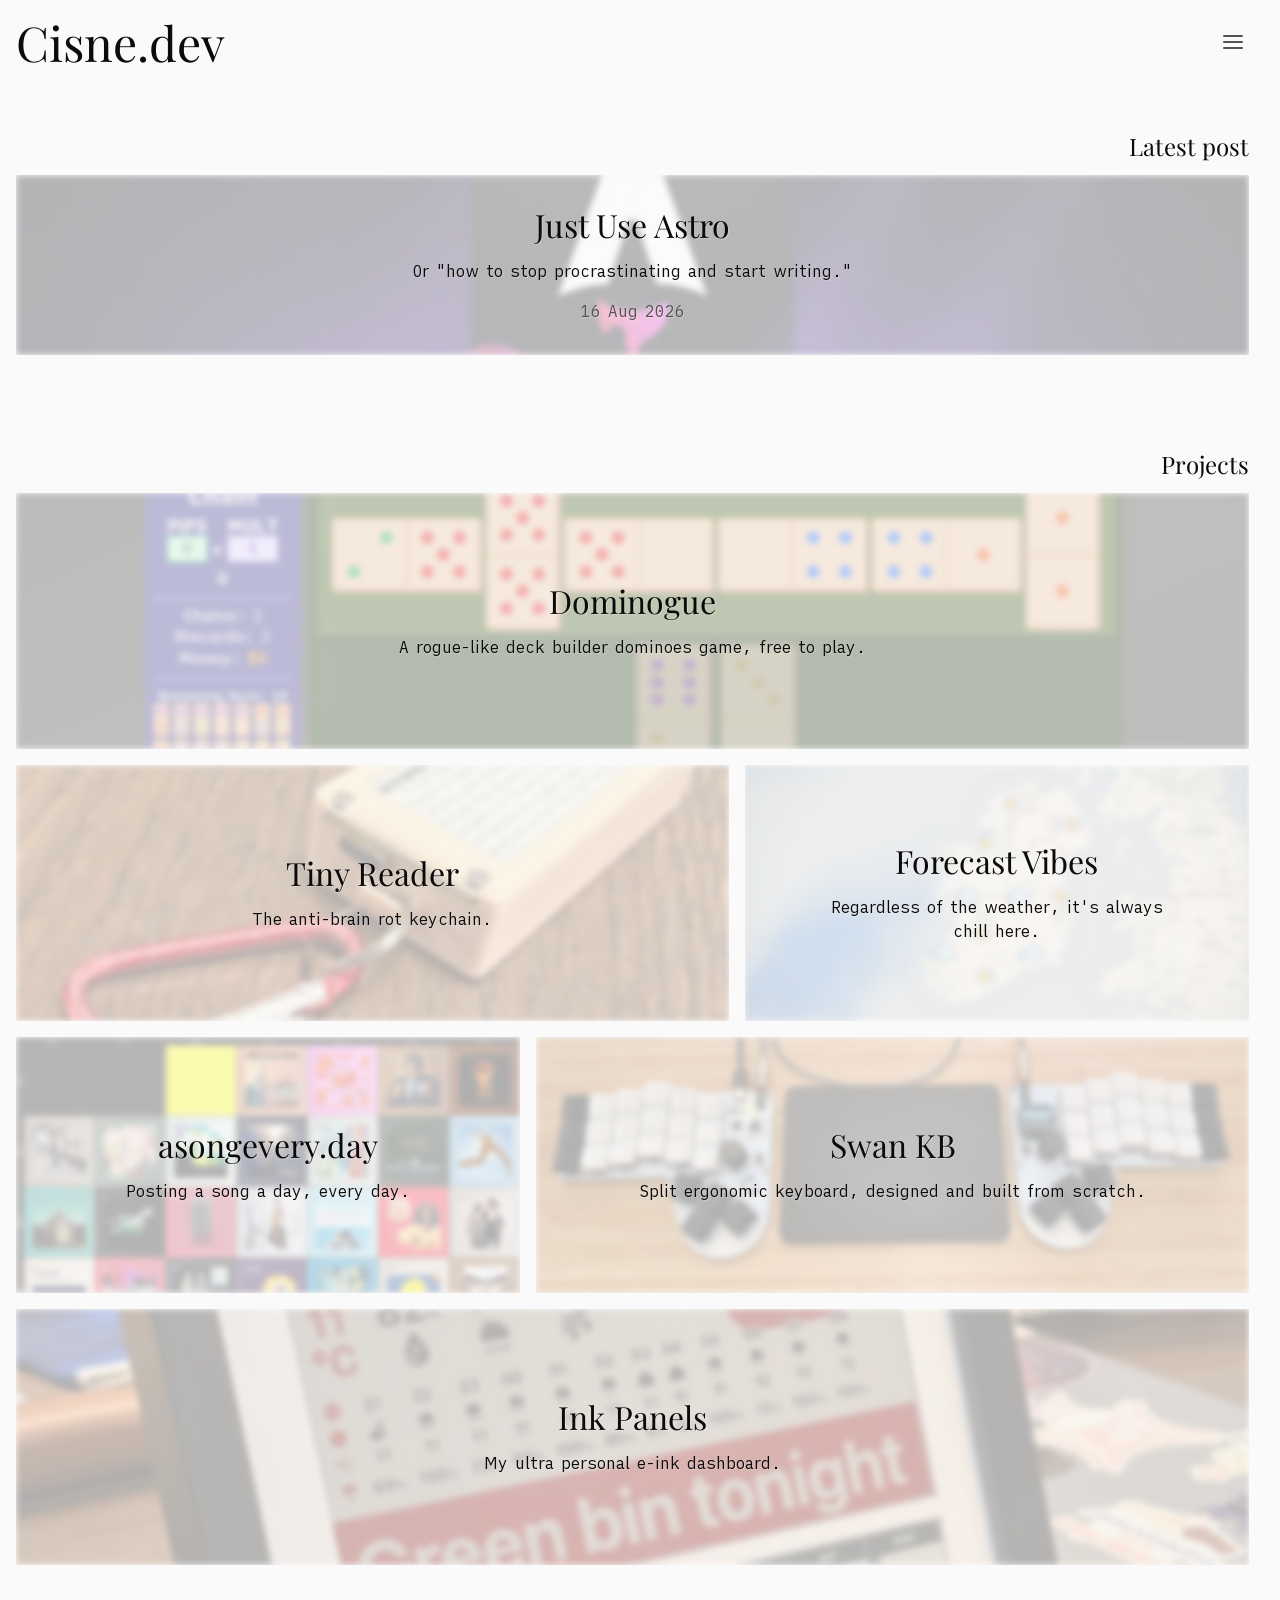
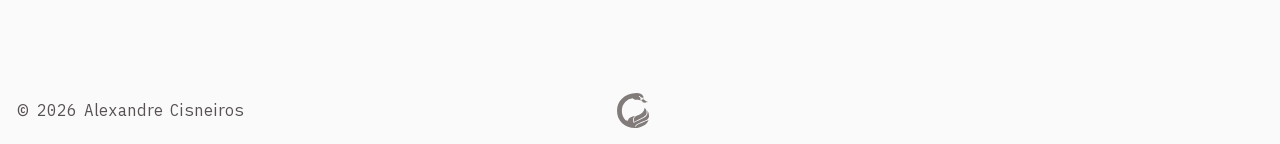
<file: index.html>
<!DOCTYPE html><html lang="en" data-astro-cid-ju4pidww><head><meta charset="utf-8"><meta name="viewport" content="width=device-width"><link rel="icon" type="image/svg+xml" href="/favicon.svg"><link rel="icon" href="/favicon.ico"><meta name="generator" content="Astro v7.1.6"><style>@font-face{font-family:"iA Writer Quattro-04d000c46885c264";src:url("/_astro/fonts/65a369bfc12ce9ce.ttf") format("truetype");font-display:swap;font-weight:100..900;font-style:normal;}@font-face{font-family:"iA Writer Quattro-04d000c46885c264";src:url("/_astro/fonts/1f75ec9313660966.ttf") format("truetype");font-display:swap;font-weight:100..900;font-style:italic;}@font-face{font-family:"iA Writer Quattro-04d000c46885c264 fallback: Arial";src:local("Arial");font-display:swap;font-weight:100..900;font-style:normal;size-adjust:120.906%;ascent-override:84.7766%;descent-override:22.7449%;line-gap-override:0%;}@font-face{font-family:"iA Writer Quattro-04d000c46885c264 fallback: Arial";src:local("Arial");font-display:swap;font-weight:100..900;font-style:italic;size-adjust:120.906%;ascent-override:84.7766%;descent-override:22.7449%;line-gap-override:0%;}:root{--font-ia-writer-quattro:"iA Writer Quattro-04d000c46885c264","iA Writer Quattro-04d000c46885c264 fallback: Arial",sans-serif;}</style><style>@font-face{font-family:"Playfair Display-629b9c49bf484835";src:url("/_astro/fonts/04d2c9268c88a8b9.ttf") format("truetype");font-display:swap;font-weight:100..900;font-style:normal;}@font-face{font-family:"Playfair Display-629b9c49bf484835";src:url("/_astro/fonts/59d75a6d3a49e634.ttf") format("truetype");font-display:swap;font-weight:100..900;font-style:italic;}@font-face{font-family:"Playfair Display-629b9c49bf484835 fallback: Arial";src:local("Arial");font-display:swap;font-weight:100..900;font-style:normal;size-adjust:101.3906%;ascent-override:106.716%;descent-override:24.7558%;line-gap-override:0%;}@font-face{font-family:"Playfair Display-629b9c49bf484835 fallback: Arial";src:local("Arial");font-display:swap;font-weight:100..900;font-style:italic;size-adjust:101.3906%;ascent-override:106.716%;descent-override:24.7558%;line-gap-override:0%;}:root{--font-playfair-display:"Playfair Display-629b9c49bf484835","Playfair Display-629b9c49bf484835 fallback: Arial",sans-serif;}</style><title>Cisne.dev</title><meta name="description" content="Alexandre Cisneiros"><style>@property --blur-amount{syntax:"<length>";inherits:false;initial-value:0}h2[data-astro-cid-lcdefpme]{font-family:var(--font-serif);text-align:right;margin:2rem 0 1rem;font-size:1.5rem}.items[data-astro-cid-lcdefpme]{grid-template-columns:repeat(12,1fr);gap:1rem;margin-bottom:6rem;display:grid}.items[data-astro-cid-lcdefpme]:last-child{margin-bottom:0}.items[data-astro-cid-lcdefpme] h3[data-astro-cid-lcdefpme]{font-family:var(--font-serif);font-size:2rem}.post-container[data-astro-cid-lcdefpme]{grid-column:span 12}.item-container[data-astro-cid-lcdefpme]{position:relative;overflow:clip}.item-container[data-astro-cid-lcdefpme].project{height:16rem}.item-container[data-astro-cid-lcdefpme].post{min-height:0}.item-container[data-astro-cid-lcdefpme].post .item-content[data-astro-cid-lcdefpme]{padding:2rem}.item-container[data-astro-cid-lcdefpme] .detail-label[data-astro-cid-lcdefpme]{color:var(--color-muted)}.item-container[data-astro-cid-lcdefpme]:before{content:"";z-index:0;background:var(--background-image-url) center/cover no-repeat;--blur-amount:.2rem;filter:blur(var(--blur-amount));translate:var(--translate-x,0) var(--translate-y,0);transition:scale .3s ease-out,translate .3s ease-out,--blur-amount .3s ease-out;position:absolute;inset:0}.item-container[data-astro-cid-lcdefpme]:hover:before{--blur-amount:.5rem;transition-duration:.6s;scale:1.1}.item-container[data-astro-cid-lcdefpme]{grid-column:span 12}@media (width>=48rem){.item-container[data-astro-cid-lcdefpme]{grid-column:span 5}.item-container[data-astro-cid-lcdefpme]:first-child,.item-container[data-astro-cid-lcdefpme]:nth-child(2n):last-child{grid-column:span 12}.item-container[data-astro-cid-lcdefpme]:nth-child(4n+1):not(:first-child),.item-container[data-astro-cid-lcdefpme]:nth-child(4n+2){grid-column:span 7}}.item-content[data-astro-cid-lcdefpme]{z-index:1;text-align:center;background-color:color-mix(in srgb, var(--color-background), transparent var(--bg-mix,30%));flex-direction:column;justify-content:center;align-items:center;gap:1rem;width:100%;height:100%;padding:3rem;text-decoration:none;display:flex;position:relative}@media (prefers-color-scheme:dark){.item-content[data-astro-cid-lcdefpme]{--bg-mix:20%}}.item-content[data-astro-cid-lcdefpme]{--shadow-transparency:75%;text-shadow:1px 1px 0 color-mix(in srgb, var(--color-background), transparent var(--shadow-transparency))}@media (prefers-color-scheme:dark){.item-content[data-astro-cid-lcdefpme]{--shadow-transparency:50%}}.item-content[data-astro-cid-lcdefpme]{transition:all .3s ease-out}.item-content[data-astro-cid-lcdefpme]:hover h3[data-astro-cid-lcdefpme]{color:var(--color-primary)}.item-content[data-astro-cid-lcdefpme]:hover{scale:1.2}
</style><link rel="stylesheet" href="/_astro/Layout.DhqX0-_J.css"></head><body data-astro-cid-ju4pidww><nav id="site-header" data-astro-cid-ihije3mh><div class="resizer-content" data-astro-cid-ihije3mh><h1 data-astro-cid-ihije3mh><a href="/" data-astro-cid-ihije3mh>Cisne.dev</a></h1><div id="heading-scroll-spy-target" aria-hidden="true" data-astro-cid-ihije3mh></div><div id="menu-container" data-astro-cid-ihije3mh><ul data-astro-cid-ihije3mh><li data-astro-cid-ihije3mh><a href="/me" data-astro-cid-ihije3mh>Who?</a></li></ul><button class="toggle" aria-label="Toggle menu" data-astro-cid-ihije3mh><svg class="menu-icon" viewBox="0 0 24 24" width="100%" height="100%" aria-label="Toggle menu" data-astro-cid-ihije3mh><line class="top" x1="3" y1="6" x2="21" y2="6" data-astro-cid-ihije3mh></line><line class="middle" x1="3" y1="12" x2="21" y2="12" data-astro-cid-ihije3mh></line><line class="bottom" x1="3" y1="18" x2="21" y2="18" data-astro-cid-ihije3mh></line></svg></button></div></div></nav><script type="module">var e=document.querySelector(`#menu-container .toggle`),t=document.querySelector(`#menu-container`);e?.addEventListener(`click`,()=>{t?.classList.toggle(`open`)});var n=document.querySelector(`#site-header`),r=n.querySelector(`.resizer-content`);new ResizeObserver(()=>{n.style.setProperty(`--height`,`${r.offsetHeight}px`)}).observe(r);</script><div id="root" data-astro-cid-ju4pidww><main data-astro-cid-lcdefpme><h2 data-astro-cid-lcdefpme>Latest post</h2><ul class="items" data-astro-cid-lcdefpme> <li class="item-container post" style="--background-image-url:url(/_astro/just-use-astro.CG51yrT7.webp)" data-astro-cid-lcdefpme><a href="/posts/just-use-astro" class="item-content" data-astro-cid-lcdefpme><h3 data-astro-cid-lcdefpme>Just Use Astro</h3><p data-astro-cid-lcdefpme>Or &quot;how to stop procrastinating and start writing.&quot;</p><p class="detail-label" data-astro-cid-lcdefpme>16 Aug 2026</p></a></li></ul><h2 data-astro-cid-lcdefpme>Projects</h2><ul class="items" data-astro-cid-lcdefpme><li class="item-container project" style="--background-image-url:url(/_astro/dominogue.B3Seeny7.png)" data-astro-cid-lcdefpme><a href="/projects/dominogue" class="item-content" data-astro-cid-lcdefpme><h3 data-astro-cid-lcdefpme>Dominogue</h3><p data-astro-cid-lcdefpme>A rogue-like deck builder dominoes game, free to play.</p></a></li><li class="item-container project" style="--background-image-url:url(/_astro/tiny-reader.CnKNYiXR.jpg)" data-astro-cid-lcdefpme><a href="/projects/tiny-reader" class="item-content" data-astro-cid-lcdefpme><h3 data-astro-cid-lcdefpme>Tiny Reader</h3><p data-astro-cid-lcdefpme>The anti-brain rot keychain.</p></a></li><li class="item-container project" style="--background-image-url:url(/_astro/forecast-vibes.BotBW8Th.jpg)" data-astro-cid-lcdefpme><a href="/projects/forecast-vibes" class="item-content" data-astro-cid-lcdefpme><h3 data-astro-cid-lcdefpme>Forecast Vibes</h3><p data-astro-cid-lcdefpme>Regardless of the weather, it&#39;s always chill here.</p></a></li><li class="item-container project" style="--background-image-url:url(/_astro/a-song-every-day.DcAzuJAZ.jpg)" data-astro-cid-lcdefpme><a href="/projects/a-song-every-day" class="item-content" data-astro-cid-lcdefpme><h3 data-astro-cid-lcdefpme>asongevery.day</h3><p data-astro-cid-lcdefpme>Posting a song a day, every day.</p></a></li><li class="item-container project" style="--background-image-url:url(/_astro/swan-kb.DBjhLxO3.jpg)" data-astro-cid-lcdefpme><a href="/projects/swan-kb" class="item-content" data-astro-cid-lcdefpme><h3 data-astro-cid-lcdefpme>Swan KB</h3><p data-astro-cid-lcdefpme>Split ergonomic keyboard, designed and built from scratch.</p></a></li><li class="item-container project" style="--background-image-url:url(/_astro/ink-panels.C1XkzJ4C.jpg)" data-astro-cid-lcdefpme><a href="/projects/ink-panels" class="item-content" data-astro-cid-lcdefpme><h3 data-astro-cid-lcdefpme>Ink Panels</h3><p data-astro-cid-lcdefpme>My ultra personal e-ink dashboard.</p></a></li></ul></main><script type="module">var e=document.querySelectorAll(`.item-container`),t=5;e.forEach(e=>{e.addEventListener(`mousemove`,n=>{if(!(n instanceof MouseEvent)||!(e instanceof HTMLElement))return;let r=e.getBoundingClientRect(),i=((n.clientX-r.left)/r.width-.5)*2*t,a=((n.clientY-r.top)/r.height-.5)*2*t;e.style.setProperty(`--translate-x`,`${i}%`),e.style.setProperty(`--translate-y`,`${a}%`)}),e.addEventListener(`mouseleave`,()=>{e instanceof HTMLElement&&(e.style.setProperty(`--translate-x`,`0`),e.style.setProperty(`--translate-y`,`0`))})});</script></div><footer data-astro-cid-7lhuyvjk><p data-astro-cid-7lhuyvjk>&copy; 2026 <a href="/me" data-astro-cid-7lhuyvjk>Alexandre Cisneiros</a></p><img aria-hidden="true" src="/favicon.svg" alt="Cisne.dev" width="32" height="32" data-astro-cid-7lhuyvjk></footer></body></html><script type="module">var e=!1;function t(){e||(e=!0,requestAnimationFrame(()=>{e=!1;let t=window.scrollY;document.documentElement.style.setProperty(`--scroll-y`,`${t}px`)}))}window.addEventListener(`scroll`,t,{passive:!0}),window.addEventListener(`load`,t,{passive:!0});</script>
</file>
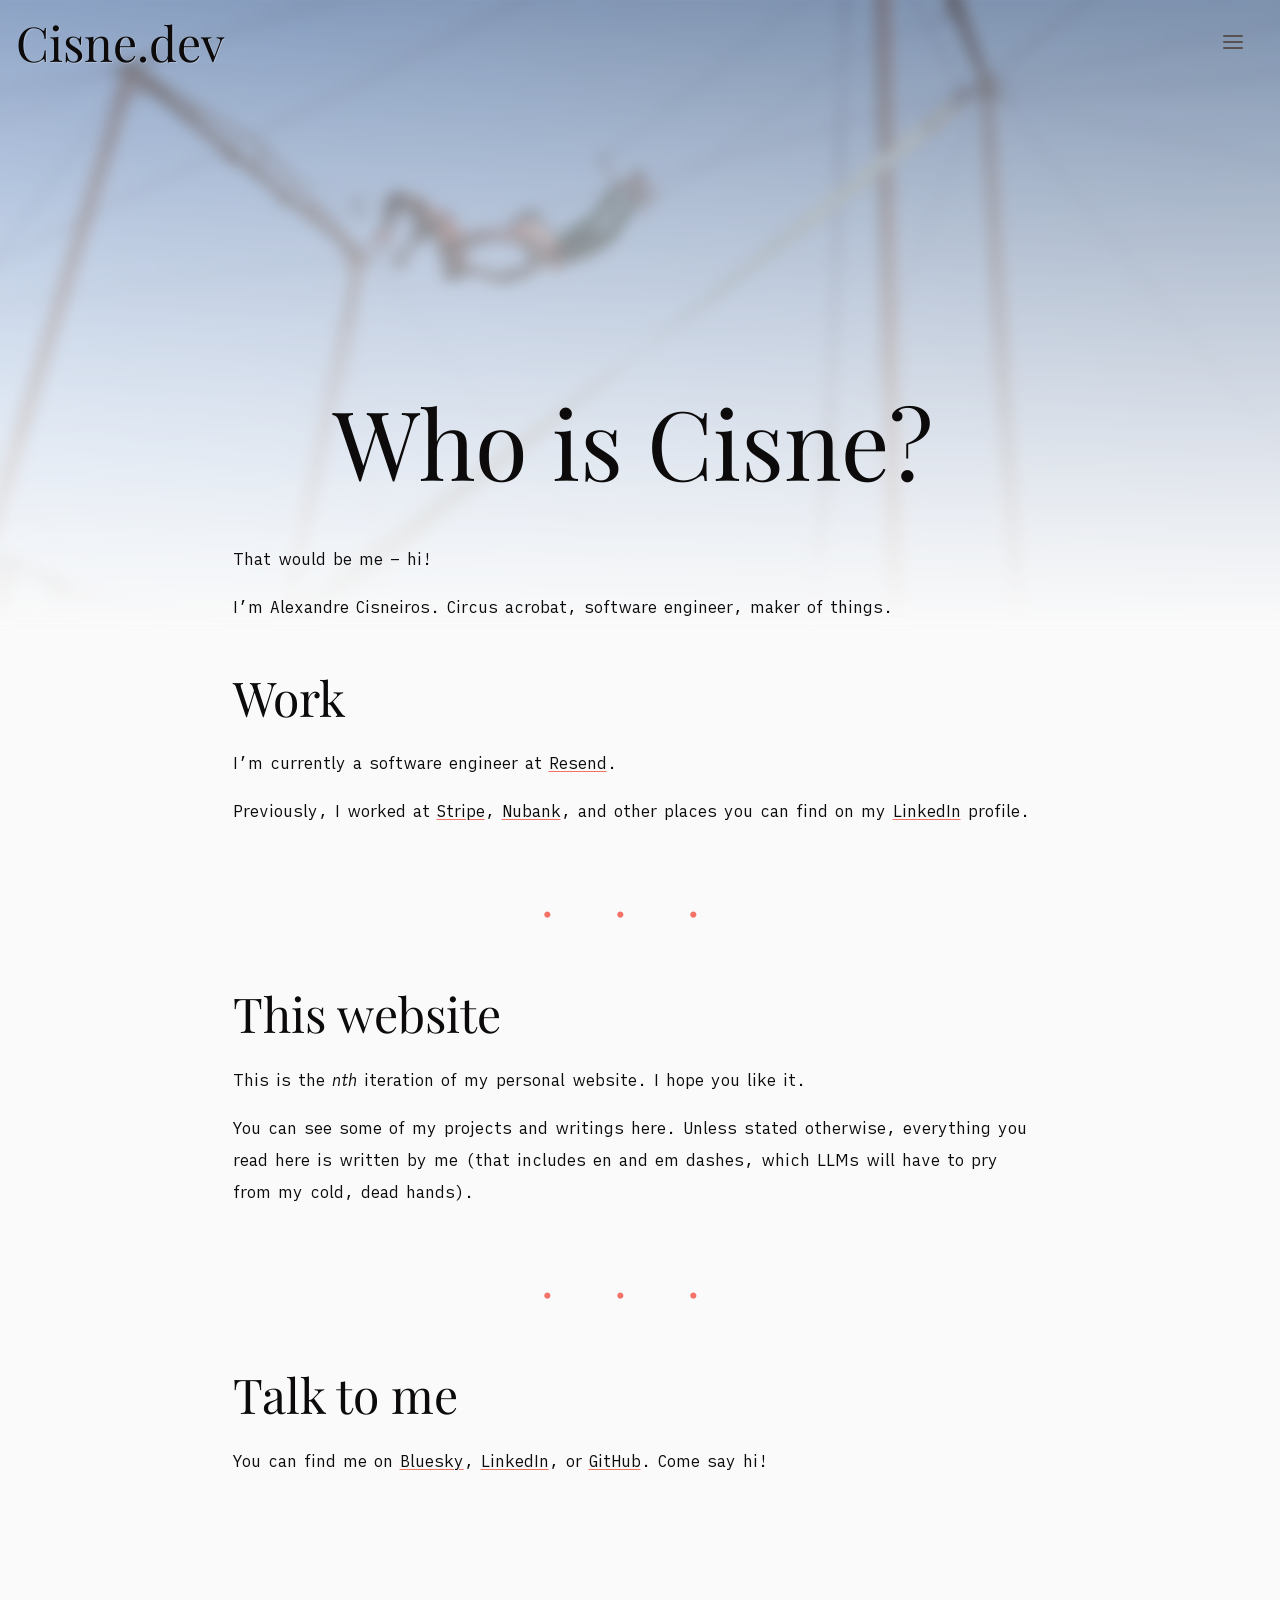
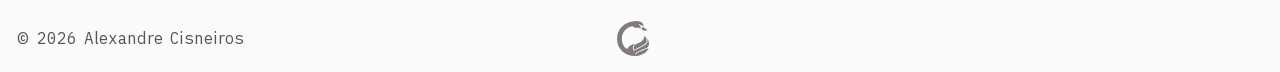
<file: me/index.html>
<!DOCTYPE html><html lang="en" data-astro-cid-ju4pidww><head><meta charset="utf-8"><meta name="viewport" content="width=device-width"><link rel="icon" type="image/svg+xml" href="/favicon.svg"><link rel="icon" href="/favicon.ico"><meta name="generator" content="Astro v7.1.6"><style>@font-face{font-family:"iA Writer Quattro-04d000c46885c264";src:url("/_astro/fonts/65a369bfc12ce9ce.ttf") format("truetype");font-display:swap;font-weight:100..900;font-style:normal;}@font-face{font-family:"iA Writer Quattro-04d000c46885c264";src:url("/_astro/fonts/1f75ec9313660966.ttf") format("truetype");font-display:swap;font-weight:100..900;font-style:italic;}@font-face{font-family:"iA Writer Quattro-04d000c46885c264 fallback: Arial";src:local("Arial");font-display:swap;font-weight:100..900;font-style:normal;size-adjust:120.906%;ascent-override:84.7766%;descent-override:22.7449%;line-gap-override:0%;}@font-face{font-family:"iA Writer Quattro-04d000c46885c264 fallback: Arial";src:local("Arial");font-display:swap;font-weight:100..900;font-style:italic;size-adjust:120.906%;ascent-override:84.7766%;descent-override:22.7449%;line-gap-override:0%;}:root{--font-ia-writer-quattro:"iA Writer Quattro-04d000c46885c264","iA Writer Quattro-04d000c46885c264 fallback: Arial",sans-serif;}</style><style>@font-face{font-family:"Playfair Display-629b9c49bf484835";src:url("/_astro/fonts/04d2c9268c88a8b9.ttf") format("truetype");font-display:swap;font-weight:100..900;font-style:normal;}@font-face{font-family:"Playfair Display-629b9c49bf484835";src:url("/_astro/fonts/59d75a6d3a49e634.ttf") format("truetype");font-display:swap;font-weight:100..900;font-style:italic;}@font-face{font-family:"Playfair Display-629b9c49bf484835 fallback: Arial";src:local("Arial");font-display:swap;font-weight:100..900;font-style:normal;size-adjust:101.3906%;ascent-override:106.716%;descent-override:24.7558%;line-gap-override:0%;}@font-face{font-family:"Playfair Display-629b9c49bf484835 fallback: Arial";src:local("Arial");font-display:swap;font-weight:100..900;font-style:italic;size-adjust:101.3906%;ascent-override:106.716%;descent-override:24.7558%;line-gap-override:0%;}:root{--font-playfair-display:"Playfair Display-629b9c49bf484835","Playfair Display-629b9c49bf484835 fallback: Arial",sans-serif;}</style><title>Who is Cisne? · Cisne.dev</title><meta name="description" content="Alexandre Cisneiros, circus acrobat, software engineer, maker of things."><style>.prose-container[data-astro-cid-emcrexxf]{max-width:var(--prose-container-max-width);margin:0 auto}.prose-container[data-astro-cid-emcrexxf] h1,.prose-container[data-astro-cid-emcrexxf] h2,.prose-container[data-astro-cid-emcrexxf] h3,.prose-container[data-astro-cid-emcrexxf] h4,.prose-container[data-astro-cid-emcrexxf] h5,.prose-container[data-astro-cid-emcrexxf] h6{font-family:var(--font-serif);margin:1em 0 .5em}.prose-container[data-astro-cid-emcrexxf] h1{text-align:center;margin-top:3em;font-size:3.5rem}@media (width>=48rem){.prose-container[data-astro-cid-emcrexxf] h1{font-size:6rem}}.prose-container[data-astro-cid-emcrexxf] h2{font-size:3rem}.prose-container[data-astro-cid-emcrexxf] h3{font-size:2rem}.prose-container[data-astro-cid-emcrexxf] h4,.prose-container[data-astro-cid-emcrexxf] h5,.prose-container[data-astro-cid-emcrexxf] h6{font-size:1.5rem}.prose-container[data-astro-cid-emcrexxf] p{margin:0 0 1em;line-height:2}.prose-container[data-astro-cid-emcrexxf] strong{font-weight:600}.prose-container[data-astro-cid-emcrexxf] a{-webkit-text-decoration:underline 1px var(--color-primary-400);text-decoration:underline 1px var(--color-primary-400);text-underline-offset:2px;transition:all .3s ease-out}.prose-container[data-astro-cid-emcrexxf] a:hover{color:var(--color-primary);text-decoration-color:#0000}.prose-container[data-astro-cid-emcrexxf] ul,.prose-container[data-astro-cid-emcrexxf] ol{margin:0 0 0 1em;list-style-position:inside}.prose-container[data-astro-cid-emcrexxf] ul{list-style-type:disc}.prose-container[data-astro-cid-emcrexxf] ol{list-style-type:decimal}.prose-container[data-astro-cid-emcrexxf] li{margin-bottom:.5em;line-height:2}.prose-container[data-astro-cid-emcrexxf] pre.astro-code{border-radius:.5rem;padding:1rem}.prose-container[data-astro-cid-emcrexxf] blockquote{color:var(--color-muted);border-left:.25rem solid var(--color-primary-400);margin:1em 0;padding-left:1rem;font-style:italic}.prose-container[data-astro-cid-emcrexxf] h2:not(:first-of-type):before{content:"· · ·";width:100%;color:var(--color-primary-400);letter-spacing:.5em;text-box-trim:trim-both;text-box-edge:cap alphabetic;text-align:center;margin:3.5rem auto;line-height:1em;display:block}#poster-image-background[data-astro-cid-ihjppmzx]{filter:blur(.45rem);opacity:.75;z-index:-1;width:120%;height:40rem;transform:translateY(calc(var(--scroll-y,0) * -.2));background-position:top;background-repeat:no-repeat;background-size:cover;position:fixed;top:-1rem;left:-10%}#poster-image-background[data-astro-cid-ihjppmzx]:after{content:"";background:linear-gradient(to bottom, transparent 0%, var(--color-background) 100%);width:100%;height:100%;position:absolute;top:0;left:0}
</style><link rel="stylesheet" href="/_astro/Layout.DhqX0-_J.css"></head><body data-astro-cid-ju4pidww><nav id="site-header" data-astro-cid-ihije3mh><div class="resizer-content" data-astro-cid-ihije3mh><h1 data-astro-cid-ihije3mh><a href="/" data-astro-cid-ihije3mh>Cisne.dev</a></h1><div id="heading-scroll-spy-target" aria-hidden="true" data-astro-cid-ihije3mh></div><div id="menu-container" data-astro-cid-ihije3mh><ul data-astro-cid-ihije3mh><li data-astro-cid-ihije3mh><a href="/me" data-astro-cid-ihije3mh>Who?</a></li></ul><button class="toggle" aria-label="Toggle menu" data-astro-cid-ihije3mh><svg class="menu-icon" viewBox="0 0 24 24" width="100%" height="100%" aria-label="Toggle menu" data-astro-cid-ihije3mh><line class="top" x1="3" y1="6" x2="21" y2="6" data-astro-cid-ihije3mh></line><line class="middle" x1="3" y1="12" x2="21" y2="12" data-astro-cid-ihije3mh></line><line class="bottom" x1="3" y1="18" x2="21" y2="18" data-astro-cid-ihije3mh></line></svg></button></div></div></nav><script type="module">var e=document.querySelector(`#menu-container .toggle`),t=document.querySelector(`#menu-container`);e?.addEventListener(`click`,()=>{t?.classList.toggle(`open`)});var n=document.querySelector(`#site-header`),r=n.querySelector(`.resizer-content`);new ResizeObserver(()=>{n.style.setProperty(`--height`,`${r.offsetHeight}px`)}).observe(r);</script><div id="root" data-astro-cid-ju4pidww><div id="poster-image-background" style="background-image: url(/_astro/who.BfN8zI3H.jpg)" data-astro-cid-ihjppmzx></div><main class="prose-container" data-astro-cid-emcrexxf="true"><h1 id="who-is-cisne">Who is Cisne?</h1><p>That would be me – hi!</p><p>I’m Alexandre Cisneiros. Circus acrobat, software engineer, maker of things.</p><h2 id="work">Work</h2><p>I’m currently a software engineer at <a href="https://resend.com">Resend</a>.</p><p>Previously, I worked at <a href="https://stripe.com">Stripe</a>, <a href="https://nu.com">Nubank</a>, and other places you can find on my <a href="https://www.linkedin.com/in/cisne/">LinkedIn</a> profile.</p><h2 id="this-website">This website</h2><p>This is the <em>nth</em> iteration of my personal website. I hope you like it.</p><p>You can see some of my projects and writings here. Unless stated otherwise, everything you read here is written by me (that includes en and em dashes, which LLMs will have to pry from my cold, dead hands).</p><h2 id="talk-to-me">Talk to me</h2><p>You can find me on <a href="https://bsky.app/profile/cisne.dev">Bluesky</a>, <a href="https://www.linkedin.com/in/cisne/">LinkedIn</a>, or <a href="https://github.com/cisneiros">GitHub</a>. Come say hi!</p></main><script type="module">var e=document.getElementById(`heading-scroll-spy-target`),t=document.getElementById(`site-header`),n=Array.from(document.querySelectorAll(`.prose-container h1, .prose-container h2, .prose-container h3`)),r=null;function i(){let i=n.reduce((n,r)=>{let i=t?.offsetHeight??e?.offsetHeight??0,{bottom:a}=r.getBoundingClientRect();return a-(parseFloat(getComputedStyle(r).lineHeight)||0)<=i?r:n},null);if(!i){r=null,e.textContent=``;return}i!==r&&(r=i,e.textContent=i.textContent??``)}window.addEventListener(`scroll`,i,{passive:!0}),i();</script></div><footer data-astro-cid-7lhuyvjk><p data-astro-cid-7lhuyvjk>&copy; 2026 <a href="/me" data-astro-cid-7lhuyvjk>Alexandre Cisneiros</a></p><img aria-hidden="true" src="/favicon.svg" alt="Cisne.dev" width="32" height="32" data-astro-cid-7lhuyvjk></footer></body></html><script type="module">var e=!1;function t(){e||(e=!0,requestAnimationFrame(()=>{e=!1;let t=window.scrollY;document.documentElement.style.setProperty(`--scroll-y`,`${t}px`)}))}window.addEventListener(`scroll`,t,{passive:!0}),window.addEventListener(`load`,t,{passive:!0});</script>
</file>
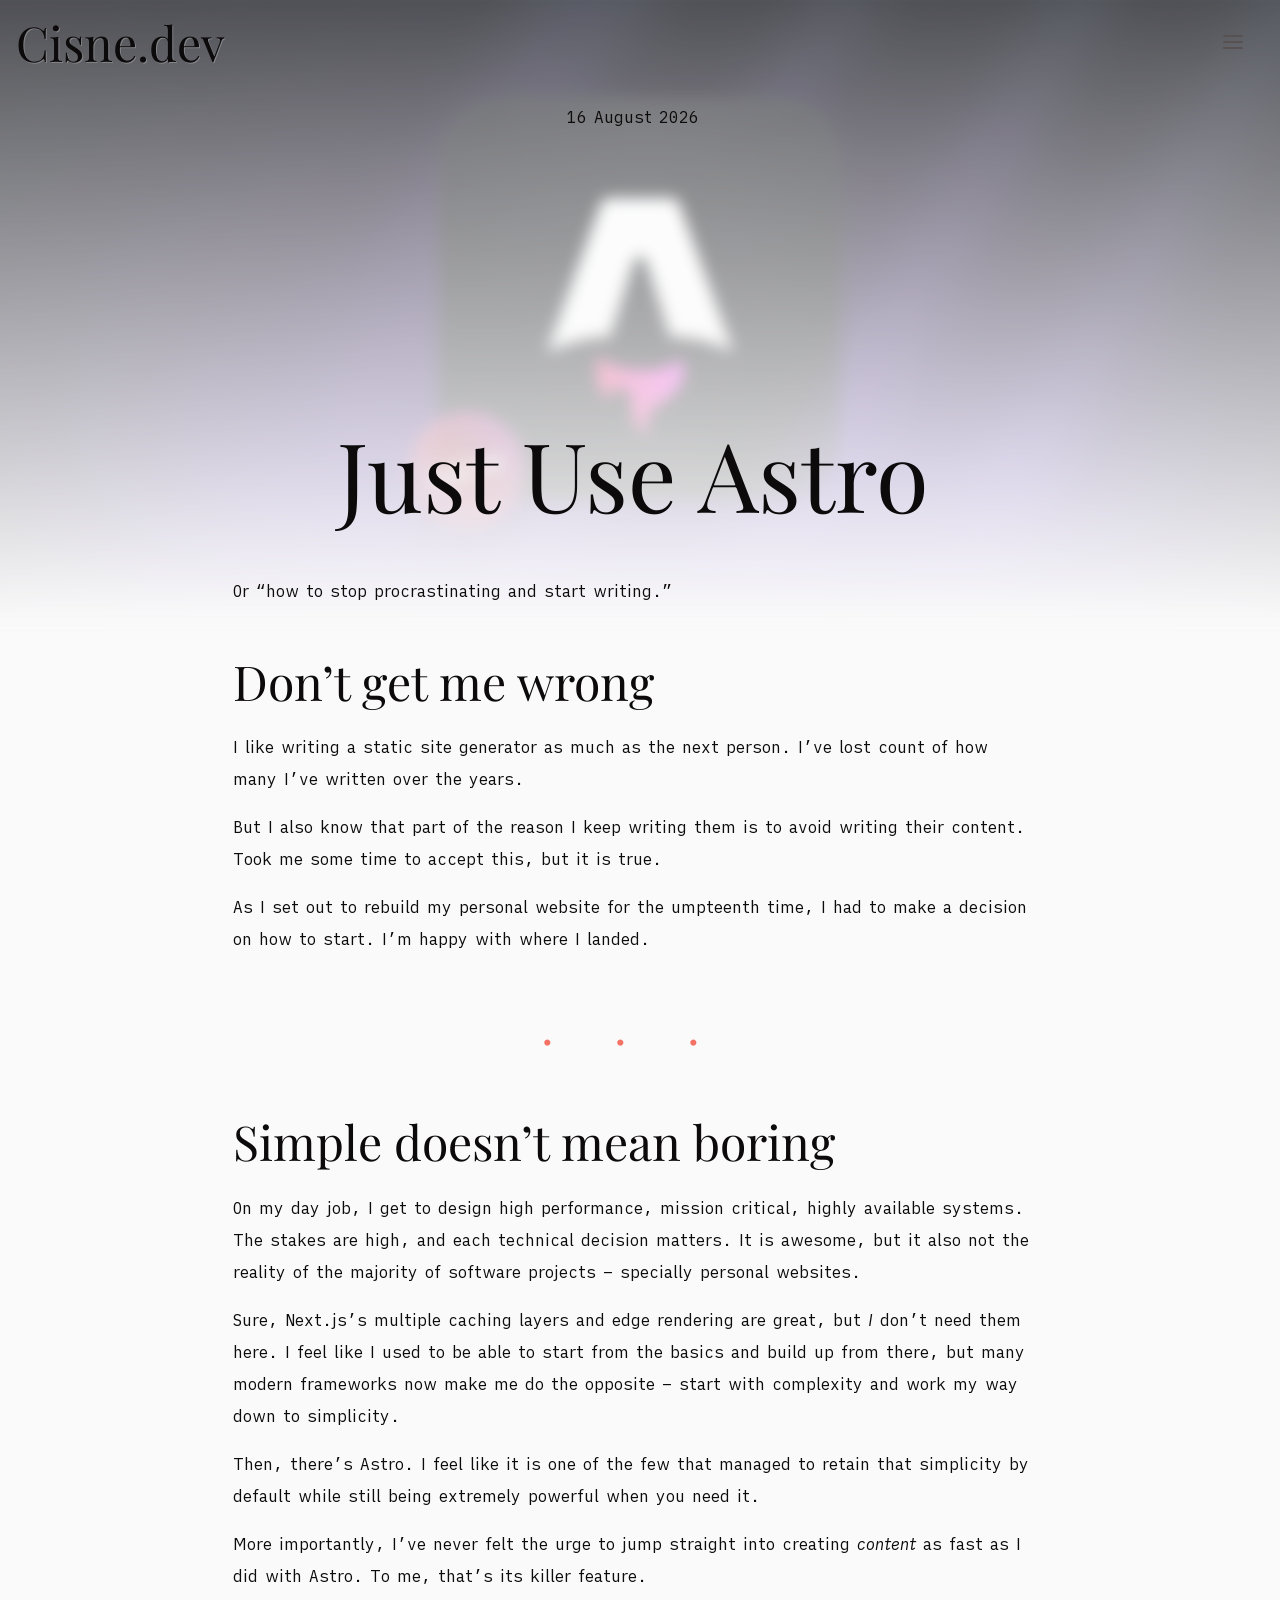
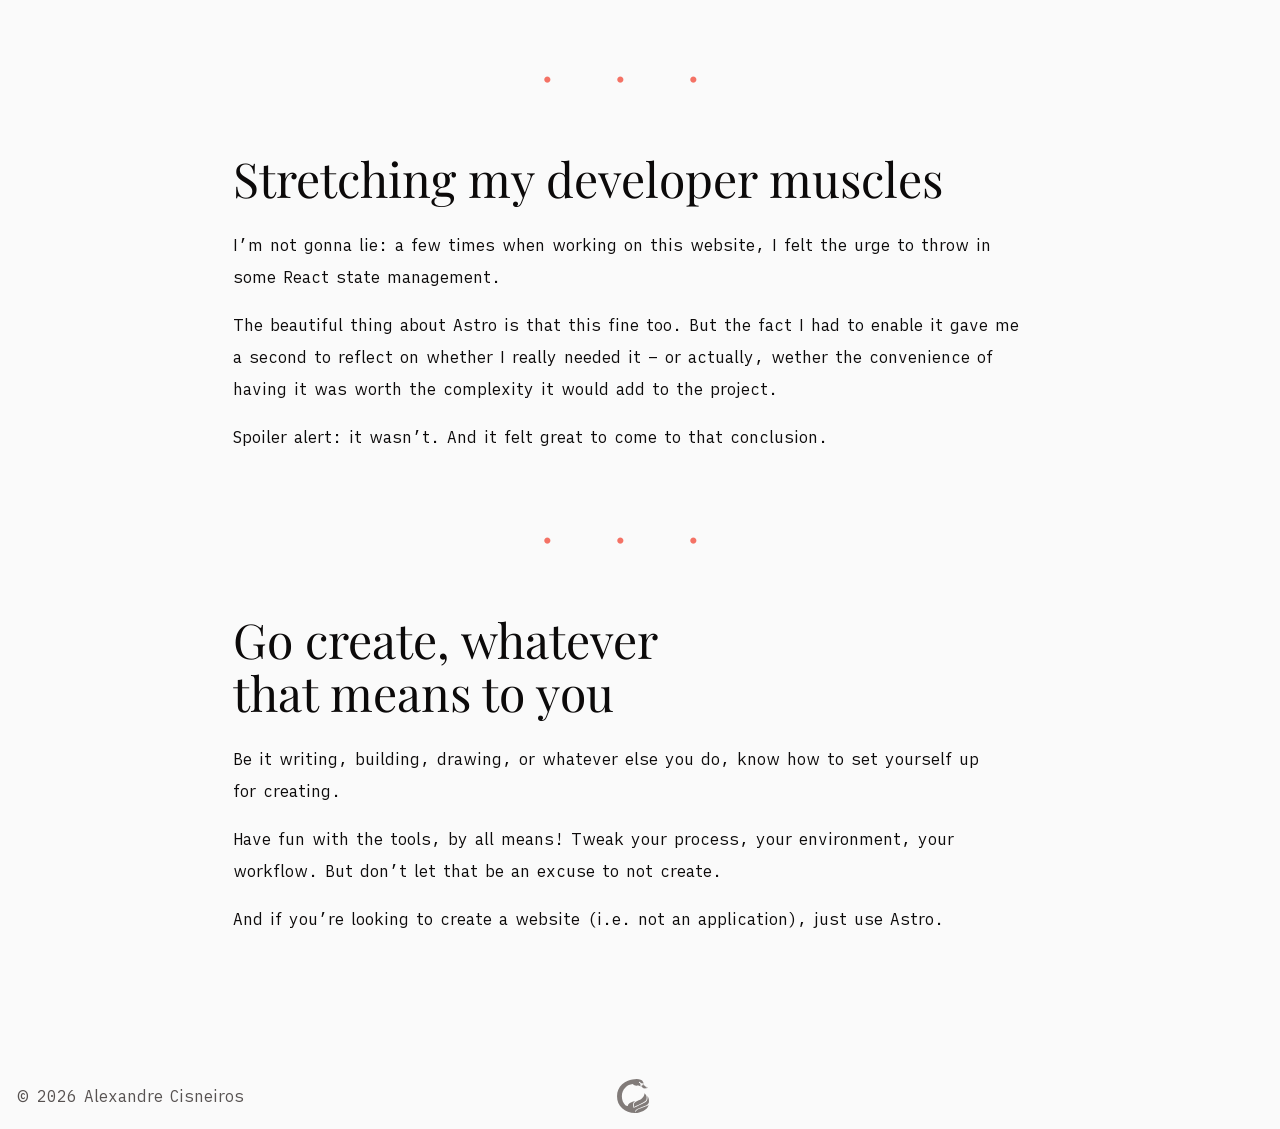
<file: posts/just-use-astro/index.html>
<!DOCTYPE html><html lang="en" data-astro-cid-ju4pidww><head><meta charset="utf-8"><meta name="viewport" content="width=device-width"><link rel="icon" type="image/svg+xml" href="/favicon.svg"><link rel="icon" href="/favicon.ico"><meta name="generator" content="Astro v7.1.6"><style>@font-face{font-family:"iA Writer Quattro-04d000c46885c264";src:url("/_astro/fonts/65a369bfc12ce9ce.ttf") format("truetype");font-display:swap;font-weight:100..900;font-style:normal;}@font-face{font-family:"iA Writer Quattro-04d000c46885c264";src:url("/_astro/fonts/1f75ec9313660966.ttf") format("truetype");font-display:swap;font-weight:100..900;font-style:italic;}@font-face{font-family:"iA Writer Quattro-04d000c46885c264 fallback: Arial";src:local("Arial");font-display:swap;font-weight:100..900;font-style:normal;size-adjust:120.906%;ascent-override:84.7766%;descent-override:22.7449%;line-gap-override:0%;}@font-face{font-family:"iA Writer Quattro-04d000c46885c264 fallback: Arial";src:local("Arial");font-display:swap;font-weight:100..900;font-style:italic;size-adjust:120.906%;ascent-override:84.7766%;descent-override:22.7449%;line-gap-override:0%;}:root{--font-ia-writer-quattro:"iA Writer Quattro-04d000c46885c264","iA Writer Quattro-04d000c46885c264 fallback: Arial",sans-serif;}</style><style>@font-face{font-family:"Playfair Display-629b9c49bf484835";src:url("/_astro/fonts/04d2c9268c88a8b9.ttf") format("truetype");font-display:swap;font-weight:100..900;font-style:normal;}@font-face{font-family:"Playfair Display-629b9c49bf484835";src:url("/_astro/fonts/59d75a6d3a49e634.ttf") format("truetype");font-display:swap;font-weight:100..900;font-style:italic;}@font-face{font-family:"Playfair Display-629b9c49bf484835 fallback: Arial";src:local("Arial");font-display:swap;font-weight:100..900;font-style:normal;size-adjust:101.3906%;ascent-override:106.716%;descent-override:24.7558%;line-gap-override:0%;}@font-face{font-family:"Playfair Display-629b9c49bf484835 fallback: Arial";src:local("Arial");font-display:swap;font-weight:100..900;font-style:italic;size-adjust:101.3906%;ascent-override:106.716%;descent-override:24.7558%;line-gap-override:0%;}:root{--font-playfair-display:"Playfair Display-629b9c49bf484835","Playfair Display-629b9c49bf484835 fallback: Arial",sans-serif;}</style><title>Just Use Astro · Cisne.dev</title><meta name="description" content="Or &quot;how to stop procrastinating and start writing.&quot;"><meta property="og:image" content="https://cisne.dev/og/posts/just-use-astro.png"><style>.prose-container[data-astro-cid-emcrexxf]{max-width:var(--prose-container-max-width);margin:0 auto}.prose-container[data-astro-cid-emcrexxf] h1,.prose-container[data-astro-cid-emcrexxf] h2,.prose-container[data-astro-cid-emcrexxf] h3,.prose-container[data-astro-cid-emcrexxf] h4,.prose-container[data-astro-cid-emcrexxf] h5,.prose-container[data-astro-cid-emcrexxf] h6{font-family:var(--font-serif);margin:1em 0 .5em}.prose-container[data-astro-cid-emcrexxf] h1{text-align:center;margin-top:3em;font-size:3.5rem}@media (width>=48rem){.prose-container[data-astro-cid-emcrexxf] h1{font-size:6rem}}.prose-container[data-astro-cid-emcrexxf] h2{font-size:3rem}.prose-container[data-astro-cid-emcrexxf] h3{font-size:2rem}.prose-container[data-astro-cid-emcrexxf] h4,.prose-container[data-astro-cid-emcrexxf] h5,.prose-container[data-astro-cid-emcrexxf] h6{font-size:1.5rem}.prose-container[data-astro-cid-emcrexxf] p{margin:0 0 1em;line-height:2}.prose-container[data-astro-cid-emcrexxf] strong{font-weight:600}.prose-container[data-astro-cid-emcrexxf] a{-webkit-text-decoration:underline 1px var(--color-primary-400);text-decoration:underline 1px var(--color-primary-400);text-underline-offset:2px;transition:all .3s ease-out}.prose-container[data-astro-cid-emcrexxf] a:hover{color:var(--color-primary);text-decoration-color:#0000}.prose-container[data-astro-cid-emcrexxf] ul,.prose-container[data-astro-cid-emcrexxf] ol{margin:0 0 0 1em;list-style-position:inside}.prose-container[data-astro-cid-emcrexxf] ul{list-style-type:disc}.prose-container[data-astro-cid-emcrexxf] ol{list-style-type:decimal}.prose-container[data-astro-cid-emcrexxf] li{margin-bottom:.5em;line-height:2}.prose-container[data-astro-cid-emcrexxf] pre.astro-code{border-radius:.5rem;padding:1rem}.prose-container[data-astro-cid-emcrexxf] blockquote{color:var(--color-muted);border-left:.25rem solid var(--color-primary-400);margin:1em 0;padding-left:1rem;font-style:italic}.prose-container[data-astro-cid-emcrexxf] h2:not(:first-of-type):before{content:"· · ·";width:100%;color:var(--color-primary-400);letter-spacing:.5em;text-box-trim:trim-both;text-box-edge:cap alphabetic;text-align:center;margin:3.5rem auto;line-height:1em;display:block}#poster-image-background[data-astro-cid-ihjppmzx]{filter:blur(.45rem);opacity:.75;z-index:-1;width:120%;height:40rem;transform:translateY(calc(var(--scroll-y,0) * -.2));background-position:top;background-repeat:no-repeat;background-size:cover;position:fixed;top:-1rem;left:-10%}#poster-image-background[data-astro-cid-ihjppmzx]:after{content:"";background:linear-gradient(to bottom, transparent 0%, var(--color-background) 100%);width:100%;height:100%;position:absolute;top:0;left:0}
</style><link rel="stylesheet" href="/_astro/Layout.DhqX0-_J.css"><style>p[data-astro-cid-p5wnqomb].post-date{color:var(--color-foreground);text-align:center}
</style></head><body data-astro-cid-ju4pidww><nav id="site-header" data-astro-cid-ihije3mh><div class="resizer-content" data-astro-cid-ihije3mh><h1 data-astro-cid-ihije3mh><a href="/" data-astro-cid-ihije3mh>Cisne.dev</a></h1><div id="heading-scroll-spy-target" aria-hidden="true" data-astro-cid-ihije3mh></div><div id="menu-container" data-astro-cid-ihije3mh><ul data-astro-cid-ihije3mh><li data-astro-cid-ihije3mh><a href="/me" data-astro-cid-ihije3mh>Who?</a></li></ul><button class="toggle" aria-label="Toggle menu" data-astro-cid-ihije3mh><svg class="menu-icon" viewBox="0 0 24 24" width="100%" height="100%" aria-label="Toggle menu" data-astro-cid-ihije3mh><line class="top" x1="3" y1="6" x2="21" y2="6" data-astro-cid-ihije3mh></line><line class="middle" x1="3" y1="12" x2="21" y2="12" data-astro-cid-ihije3mh></line><line class="bottom" x1="3" y1="18" x2="21" y2="18" data-astro-cid-ihije3mh></line></svg></button></div></div></nav><script type="module">var e=document.querySelector(`#menu-container .toggle`),t=document.querySelector(`#menu-container`);e?.addEventListener(`click`,()=>{t?.classList.toggle(`open`)});var n=document.querySelector(`#site-header`),r=n.querySelector(`.resizer-content`);new ResizeObserver(()=>{n.style.setProperty(`--height`,`${r.offsetHeight}px`)}).observe(r);</script><div id="root" data-astro-cid-ju4pidww><div id="poster-image-background" style="background-image: url(/_astro/just-use-astro.CG51yrT7.webp)" data-astro-cid-ihjppmzx></div><main class="prose-container" data-astro-cid-p5wnqomb="true" data-astro-cid-emcrexxf="true"><p class="post-date" data-astro-cid-p5wnqomb>16 August 2026</p><h1 id="just-use-astro">Just Use Astro</h1>
<p>Or “how to stop procrastinating and start writing.”</p>
<h2 id="dont-get-me-wrong">Don’t get me wrong</h2>
<p>I like writing a static site generator as much as the next person. I’ve lost count of how many I’ve written over the years.</p>
<p>But I also know that part of the reason I keep writing them is to avoid writing their content. Took me some time to accept this, but it is true.</p>
<p>As I set out to rebuild my personal website for the umpteenth time, I had to make a decision on how to start. I’m happy with where I landed.</p>
<h2 id="simple-doesnt-mean-boring">Simple doesn’t mean boring</h2>
<p>On my day job, I get to design high performance, mission critical, highly available systems. The stakes are high, and each technical decision matters. It is awesome, but it also not the reality of the majority of software projects – specially personal websites.</p>
<p>Sure, Next.js’s multiple caching layers and edge rendering are great, but <em>I</em> don’t need them here. I feel like I used to be able to start from the basics and build up from there, but many modern frameworks now make me do the opposite – start with complexity and work my way down to simplicity.</p>
<p>Then, there’s Astro. I feel like it is one of the few that managed to retain that simplicity by default while still being extremely powerful when you need it.</p>
<p>More importantly, I’ve never felt the urge to jump straight into creating <em>content</em> as fast as I did with Astro. To me, that’s its killer feature.</p>
<h2 id="stretching-my-developer-muscles">Stretching my developer muscles</h2>
<p>I’m not gonna lie: a few times when working on this website, I felt the urge to throw in some React state management.</p>
<p>The beautiful thing about Astro is that this fine too. But the fact I had to enable it gave me a second to reflect on whether I really needed it – or actually, wether the convenience of having it was worth the complexity it would add to the project.</p>
<p>Spoiler alert: it wasn’t. And it felt great to come to that conclusion.</p>
<h2 id="go-create-whatever-that-means-to-you">Go create, whatever that means to you</h2>
<p>Be it writing, building, drawing, or whatever else you do, know how to set yourself up for creating.</p>
<p>Have fun with the tools, by all means! Tweak your process, your environment, your workflow. But don’t let that be an excuse to not create.</p>
<p>And if you’re looking to create a website (i.e. not an application), just use Astro.</p></main><script type="module">var e=document.getElementById(`heading-scroll-spy-target`),t=document.getElementById(`site-header`),n=Array.from(document.querySelectorAll(`.prose-container h1, .prose-container h2, .prose-container h3`)),r=null;function i(){let i=n.reduce((n,r)=>{let i=t?.offsetHeight??e?.offsetHeight??0,{bottom:a}=r.getBoundingClientRect();return a-(parseFloat(getComputedStyle(r).lineHeight)||0)<=i?r:n},null);if(!i){r=null,e.textContent=``;return}i!==r&&(r=i,e.textContent=i.textContent??``)}window.addEventListener(`scroll`,i,{passive:!0}),i();</script></div><footer data-astro-cid-7lhuyvjk><p data-astro-cid-7lhuyvjk>&copy; 2026 <a href="/me" data-astro-cid-7lhuyvjk>Alexandre Cisneiros</a></p><img aria-hidden="true" src="/favicon.svg" alt="Cisne.dev" width="32" height="32" data-astro-cid-7lhuyvjk></footer></body></html><script type="module">var e=!1;function t(){e||(e=!0,requestAnimationFrame(()=>{e=!1;let t=window.scrollY;document.documentElement.style.setProperty(`--scroll-y`,`${t}px`)}))}window.addEventListener(`scroll`,t,{passive:!0}),window.addEventListener(`load`,t,{passive:!0});</script>
</file>
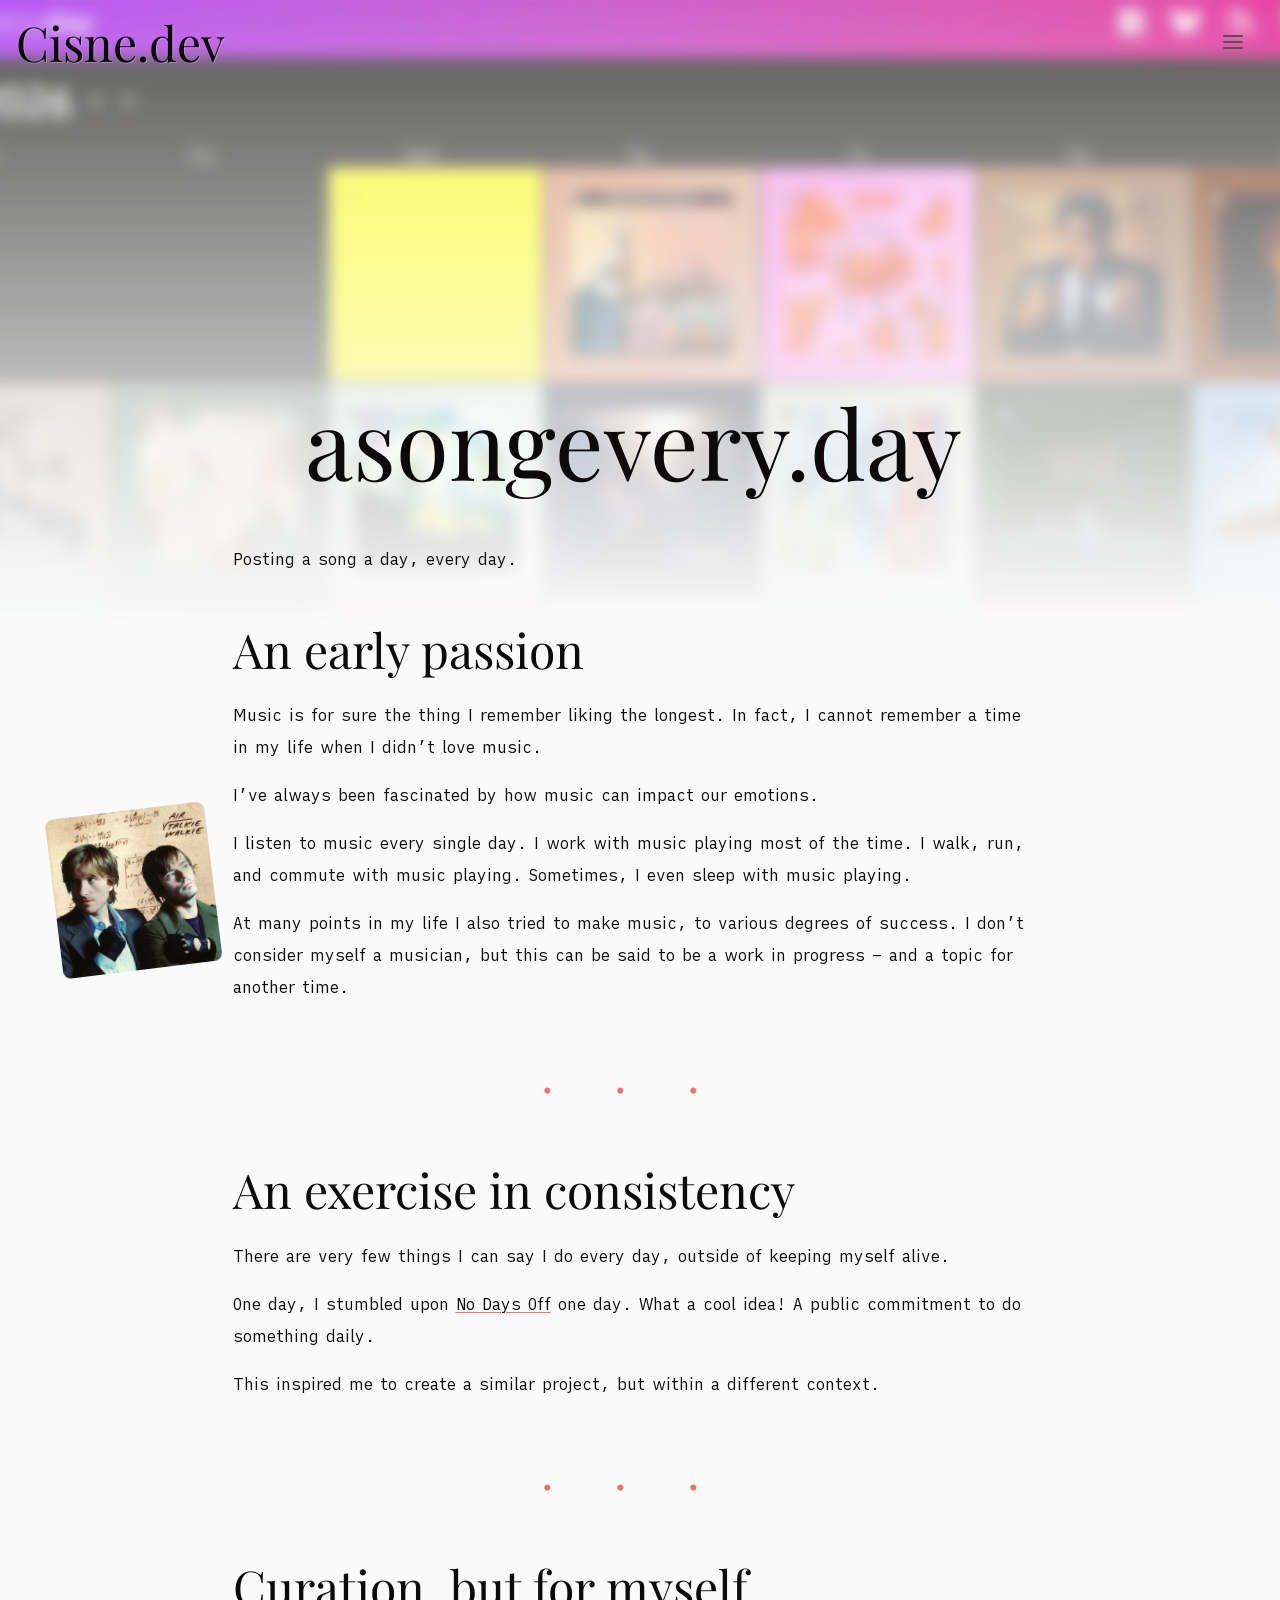
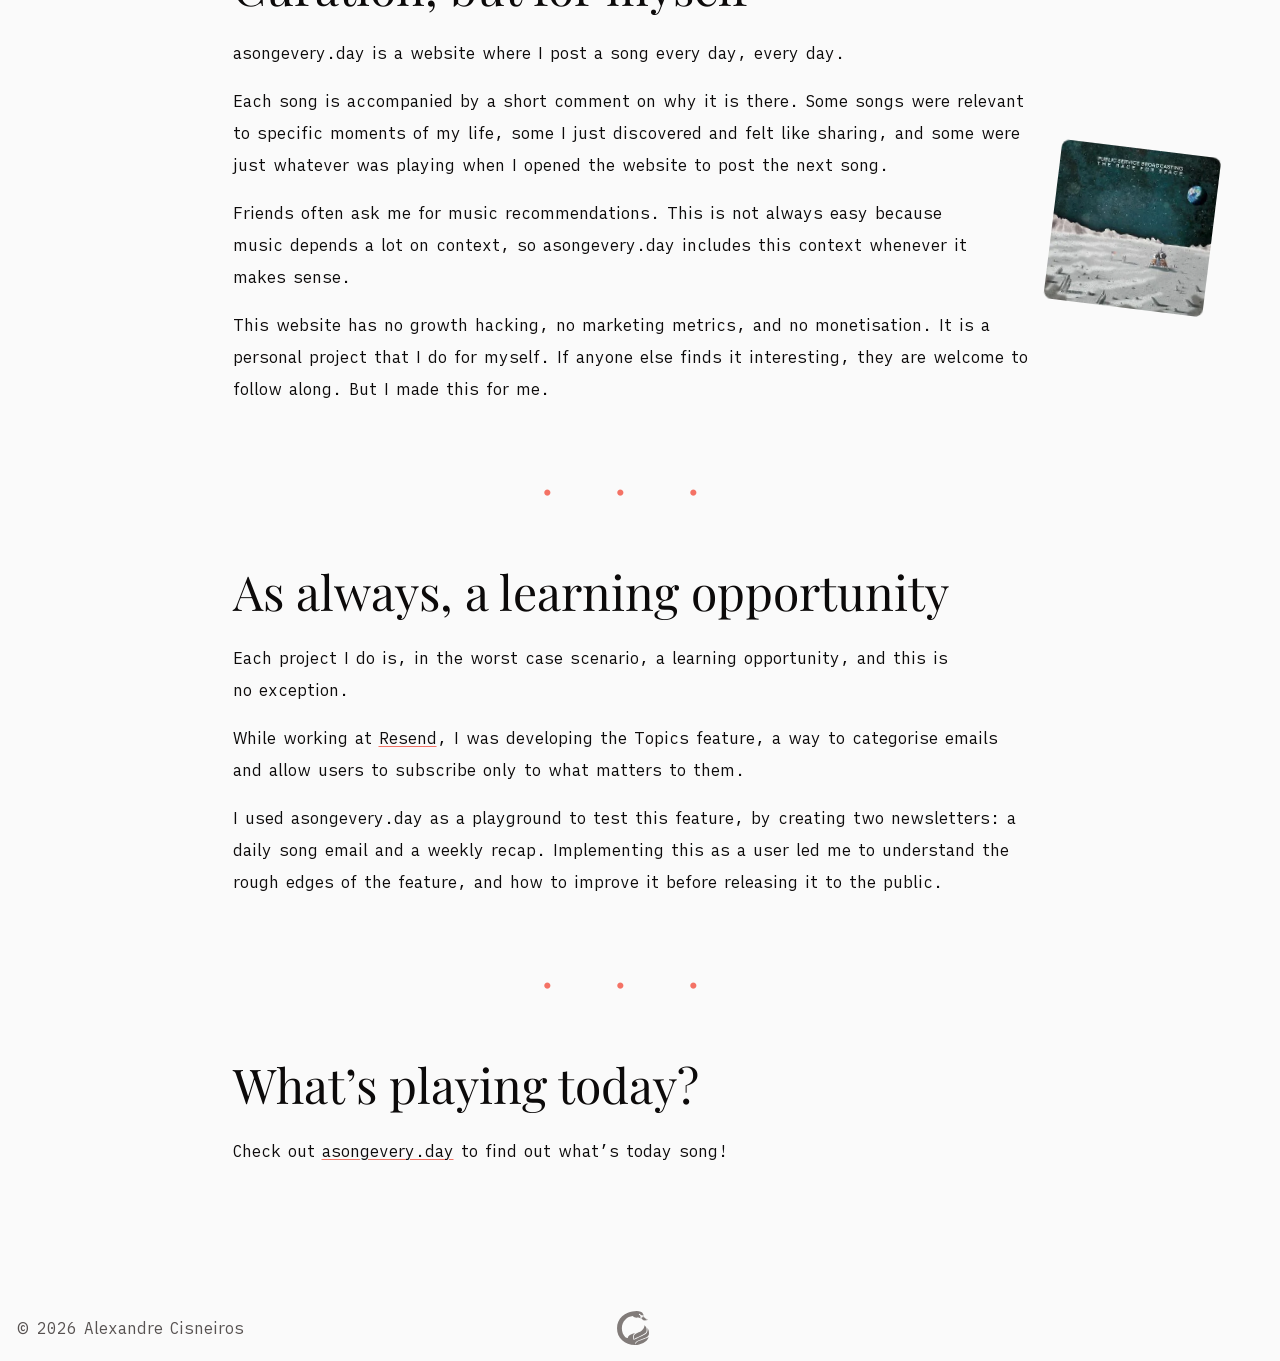
<file: projects/a-song-every-day/index.html>
<!DOCTYPE html><html lang="en" data-astro-cid-ju4pidww><head><meta charset="utf-8"><meta name="viewport" content="width=device-width"><link rel="icon" type="image/svg+xml" href="/favicon.svg"><link rel="icon" href="/favicon.ico"><meta name="generator" content="Astro v7.1.6"><style>@font-face{font-family:"iA Writer Quattro-04d000c46885c264";src:url("/_astro/fonts/65a369bfc12ce9ce.ttf") format("truetype");font-display:swap;font-weight:100..900;font-style:normal;}@font-face{font-family:"iA Writer Quattro-04d000c46885c264";src:url("/_astro/fonts/1f75ec9313660966.ttf") format("truetype");font-display:swap;font-weight:100..900;font-style:italic;}@font-face{font-family:"iA Writer Quattro-04d000c46885c264 fallback: Arial";src:local("Arial");font-display:swap;font-weight:100..900;font-style:normal;size-adjust:120.906%;ascent-override:84.7766%;descent-override:22.7449%;line-gap-override:0%;}@font-face{font-family:"iA Writer Quattro-04d000c46885c264 fallback: Arial";src:local("Arial");font-display:swap;font-weight:100..900;font-style:italic;size-adjust:120.906%;ascent-override:84.7766%;descent-override:22.7449%;line-gap-override:0%;}:root{--font-ia-writer-quattro:"iA Writer Quattro-04d000c46885c264","iA Writer Quattro-04d000c46885c264 fallback: Arial",sans-serif;}</style><style>@font-face{font-family:"Playfair Display-629b9c49bf484835";src:url("/_astro/fonts/04d2c9268c88a8b9.ttf") format("truetype");font-display:swap;font-weight:100..900;font-style:normal;}@font-face{font-family:"Playfair Display-629b9c49bf484835";src:url("/_astro/fonts/59d75a6d3a49e634.ttf") format("truetype");font-display:swap;font-weight:100..900;font-style:italic;}@font-face{font-family:"Playfair Display-629b9c49bf484835 fallback: Arial";src:local("Arial");font-display:swap;font-weight:100..900;font-style:normal;size-adjust:101.3906%;ascent-override:106.716%;descent-override:24.7558%;line-gap-override:0%;}@font-face{font-family:"Playfair Display-629b9c49bf484835 fallback: Arial";src:local("Arial");font-display:swap;font-weight:100..900;font-style:italic;size-adjust:101.3906%;ascent-override:106.716%;descent-override:24.7558%;line-gap-override:0%;}:root{--font-playfair-display:"Playfair Display-629b9c49bf484835","Playfair Display-629b9c49bf484835 fallback: Arial",sans-serif;}</style><title>asongevery.day · Cisne.dev</title><meta name="description" content="Posting a song a day, every day."><meta property="og:image" content="https://cisne.dev/og/projects/a-song-every-day.png"><style>.prose-container[data-astro-cid-emcrexxf]{max-width:var(--prose-container-max-width);margin:0 auto}.prose-container[data-astro-cid-emcrexxf] h1,.prose-container[data-astro-cid-emcrexxf] h2,.prose-container[data-astro-cid-emcrexxf] h3,.prose-container[data-astro-cid-emcrexxf] h4,.prose-container[data-astro-cid-emcrexxf] h5,.prose-container[data-astro-cid-emcrexxf] h6{font-family:var(--font-serif);margin:1em 0 .5em}.prose-container[data-astro-cid-emcrexxf] h1{text-align:center;margin-top:3em;font-size:3.5rem}@media (width>=48rem){.prose-container[data-astro-cid-emcrexxf] h1{font-size:6rem}}.prose-container[data-astro-cid-emcrexxf] h2{font-size:3rem}.prose-container[data-astro-cid-emcrexxf] h3{font-size:2rem}.prose-container[data-astro-cid-emcrexxf] h4,.prose-container[data-astro-cid-emcrexxf] h5,.prose-container[data-astro-cid-emcrexxf] h6{font-size:1.5rem}.prose-container[data-astro-cid-emcrexxf] p{margin:0 0 1em;line-height:2}.prose-container[data-astro-cid-emcrexxf] strong{font-weight:600}.prose-container[data-astro-cid-emcrexxf] a{-webkit-text-decoration:underline 1px var(--color-primary-400);text-decoration:underline 1px var(--color-primary-400);text-underline-offset:2px;transition:all .3s ease-out}.prose-container[data-astro-cid-emcrexxf] a:hover{color:var(--color-primary);text-decoration-color:#0000}.prose-container[data-astro-cid-emcrexxf] ul,.prose-container[data-astro-cid-emcrexxf] ol{margin:0 0 0 1em;list-style-position:inside}.prose-container[data-astro-cid-emcrexxf] ul{list-style-type:disc}.prose-container[data-astro-cid-emcrexxf] ol{list-style-type:decimal}.prose-container[data-astro-cid-emcrexxf] li{margin-bottom:.5em;line-height:2}.prose-container[data-astro-cid-emcrexxf] pre.astro-code{border-radius:.5rem;padding:1rem}.prose-container[data-astro-cid-emcrexxf] blockquote{color:var(--color-muted);border-left:.25rem solid var(--color-primary-400);margin:1em 0;padding-left:1rem;font-style:italic}.prose-container[data-astro-cid-emcrexxf] h2:not(:first-of-type):before{content:"· · ·";width:100%;color:var(--color-primary-400);letter-spacing:.5em;text-box-trim:trim-both;text-box-edge:cap alphabetic;text-align:center;margin:3.5rem auto;line-height:1em;display:block}#poster-image-background[data-astro-cid-ihjppmzx]{filter:blur(.45rem);opacity:.75;z-index:-1;width:120%;height:40rem;transform:translateY(calc(var(--scroll-y,0) * -.2));background-position:top;background-repeat:no-repeat;background-size:cover;position:fixed;top:-1rem;left:-10%}#poster-image-background[data-astro-cid-ihjppmzx]:after{content:"";background:linear-gradient(to bottom, transparent 0%, var(--color-background) 100%);width:100%;height:100%;position:absolute;top:0;left:0}
</style><link rel="stylesheet" href="/_astro/Layout.DhqX0-_J.css"><style>.parallax-floater[data-astro-cid-ijjynul7]{--gap:2rem;--rotation:7deg;width:10rem;position:absolute}.parallax-floater[data-astro-cid-ijjynul7].right{left:calc(50% + var(--prose-container-max-width) / 2 + var(--gap));rotate:var(--rotation)}.parallax-floater[data-astro-cid-ijjynul7].left{right:calc(50% + var(--prose-container-max-width) / 2 + var(--gap));rotate:calc(var(--rotation) * -1)}.parallax-floater[data-astro-cid-ijjynul7]{z-index:-1}.parallax-floater[data-astro-cid-ijjynul7] p[data-astro-cid-ijjynul7]{margin:0}.parallax-floater[data-astro-cid-ijjynul7] img{border-radius:.5rem}
</style></head><body data-astro-cid-ju4pidww><nav id="site-header" data-astro-cid-ihije3mh><div class="resizer-content" data-astro-cid-ihije3mh><h1 data-astro-cid-ihije3mh><a href="/" data-astro-cid-ihije3mh>Cisne.dev</a></h1><div id="heading-scroll-spy-target" aria-hidden="true" data-astro-cid-ihije3mh></div><div id="menu-container" data-astro-cid-ihije3mh><ul data-astro-cid-ihije3mh><li data-astro-cid-ihije3mh><a href="/me" data-astro-cid-ihije3mh>Who?</a></li></ul><button class="toggle" aria-label="Toggle menu" data-astro-cid-ihije3mh><svg class="menu-icon" viewBox="0 0 24 24" width="100%" height="100%" aria-label="Toggle menu" data-astro-cid-ihije3mh><line class="top" x1="3" y1="6" x2="21" y2="6" data-astro-cid-ihije3mh></line><line class="middle" x1="3" y1="12" x2="21" y2="12" data-astro-cid-ihije3mh></line><line class="bottom" x1="3" y1="18" x2="21" y2="18" data-astro-cid-ihije3mh></line></svg></button></div></div></nav><script type="module">var e=document.querySelector(`#menu-container .toggle`),t=document.querySelector(`#menu-container`);e?.addEventListener(`click`,()=>{t?.classList.toggle(`open`)});var n=document.querySelector(`#site-header`),r=n.querySelector(`.resizer-content`);new ResizeObserver(()=>{n.style.setProperty(`--height`,`${r.offsetHeight}px`)}).observe(r);</script><div id="root" data-astro-cid-ju4pidww><div id="poster-image-background" style="background-image: url(/_astro/a-song-every-day.DcAzuJAZ.jpg)" data-astro-cid-ihjppmzx></div><main class="prose-container" data-astro-cid-emcrexxf="true"><h1 id="asongeveryday">asongevery.day</h1>
<p>Posting a song a day, every day.</p>
<h2 id="an-early-passion">An early passion</h2>
<div class="parallax-floater left" aria-hidden="true" data-astro-cid-ijjynul7="true"><p><img src="/_astro/a-song-every-day-talkie-walkie.C3gG9Wsx_Z260fxB.webp" alt="Air - Talkie Walkie" loading="lazy" decoding="async" width="300" height="300"></p></div><script type="module">document.querySelectorAll(`.parallax-floater`).forEach(e=>{function t(e){let t=e.getBoundingClientRect(),n=t.top+t.height/2,r=window.innerHeight,i=(n-r/2)/(r/2),a=Math.max(-7,Math.min(7,i*7));requestAnimationFrame(()=>{e.style.transform=`translateY(${a}rem)`})}e instanceof HTMLElement&&(window.addEventListener(`scroll`,()=>t(e),{passive:!0}),window.addEventListener(`resize`,()=>t(e)),window.addEventListener(`load`,()=>t(e)))});</script>
<p>Music is for sure the thing I remember liking the longest. In fact, I cannot remember a time in my life when I didn’t love music.</p>
<p>I’ve always been fascinated by how music can impact our emotions.</p>
<p>I listen to music every single day. I work with music playing most of the time. I walk, run, and commute with music playing. Sometimes, I even sleep with music playing.</p>
<p>At many points in my life I also tried to make music, to various degrees of success. I don’t consider myself a musician, but this can be said to be a work in progress – and a topic for another time.</p>
<h2 id="an-exercise-in-consistency">An exercise in consistency</h2>
<p>There are very few things I can say I do every day, outside of keeping myself alive.</p>
<p>One day, I stumbled upon <a href="https://nodaysoff.run/">No Days Off</a> one day. What a cool idea! A public commitment to do something daily.</p>
<p>This inspired me to create a similar project, but within a different context.</p>
<h2 id="curation-but-for-myself">Curation, but for myself</h2>
<div class="parallax-floater right" aria-hidden="true" data-astro-cid-ijjynul7="true"><p><img src="/_astro/a-song-every-day-the-race-for-space.C6npPrC4_15t5AI.webp" alt="Public Service Broadcasting - The Race for Space" loading="lazy" decoding="async" width="316" height="316"></p></div>
<p>asongevery.day is a website where I post a song every day, every day.</p>
<p>Each song is accompanied by a short comment on why it is there. Some songs were relevant to specific moments of my life, some I just discovered and felt like sharing, and some were just whatever was playing when I opened the website to post the next song.</p>
<p>Friends often ask me for music recommendations. This is not always easy because music depends a lot on context, so asongevery.day includes this context whenever it makes sense.</p>
<p>This website has no growth hacking, no marketing metrics, and no monetisation. It is a personal project that I do for myself. If anyone else finds it interesting, they are welcome to follow along. But I made this for me.</p>
<h2 id="as-always-a-learning-opportunity">As always, a learning opportunity</h2>
<p>Each project I do is, in the worst case scenario, a learning opportunity, and this is no exception.</p>
<p>While working at <a href="https://resend.com">Resend</a>, I was developing the Topics feature, a way to categorise emails and allow users to subscribe only to what matters to them.</p>
<p>I used asongevery.day as a playground to test this feature, by creating two newsletters: a daily song email and a weekly recap. Implementing this as a user led me to understand the rough edges of the feature, and how to improve it before releasing it to the public.</p>
<h2 id="whats-playing-today">What’s playing today?</h2>
<p>Check out <a href="https://asongevery.day">asongevery.day</a> to find out what’s today song!</p></main><script type="module">var e=document.getElementById(`heading-scroll-spy-target`),t=document.getElementById(`site-header`),n=Array.from(document.querySelectorAll(`.prose-container h1, .prose-container h2, .prose-container h3`)),r=null;function i(){let i=n.reduce((n,r)=>{let i=t?.offsetHeight??e?.offsetHeight??0,{bottom:a}=r.getBoundingClientRect();return a-(parseFloat(getComputedStyle(r).lineHeight)||0)<=i?r:n},null);if(!i){r=null,e.textContent=``;return}i!==r&&(r=i,e.textContent=i.textContent??``)}window.addEventListener(`scroll`,i,{passive:!0}),i();</script></div><footer data-astro-cid-7lhuyvjk><p data-astro-cid-7lhuyvjk>&copy; 2026 <a href="/me" data-astro-cid-7lhuyvjk>Alexandre Cisneiros</a></p><img aria-hidden="true" src="/favicon.svg" alt="Cisne.dev" width="32" height="32" data-astro-cid-7lhuyvjk></footer></body></html><script type="module">var e=!1;function t(){e||(e=!0,requestAnimationFrame(()=>{e=!1;let t=window.scrollY;document.documentElement.style.setProperty(`--scroll-y`,`${t}px`)}))}window.addEventListener(`scroll`,t,{passive:!0}),window.addEventListener(`load`,t,{passive:!0});</script>
</file>
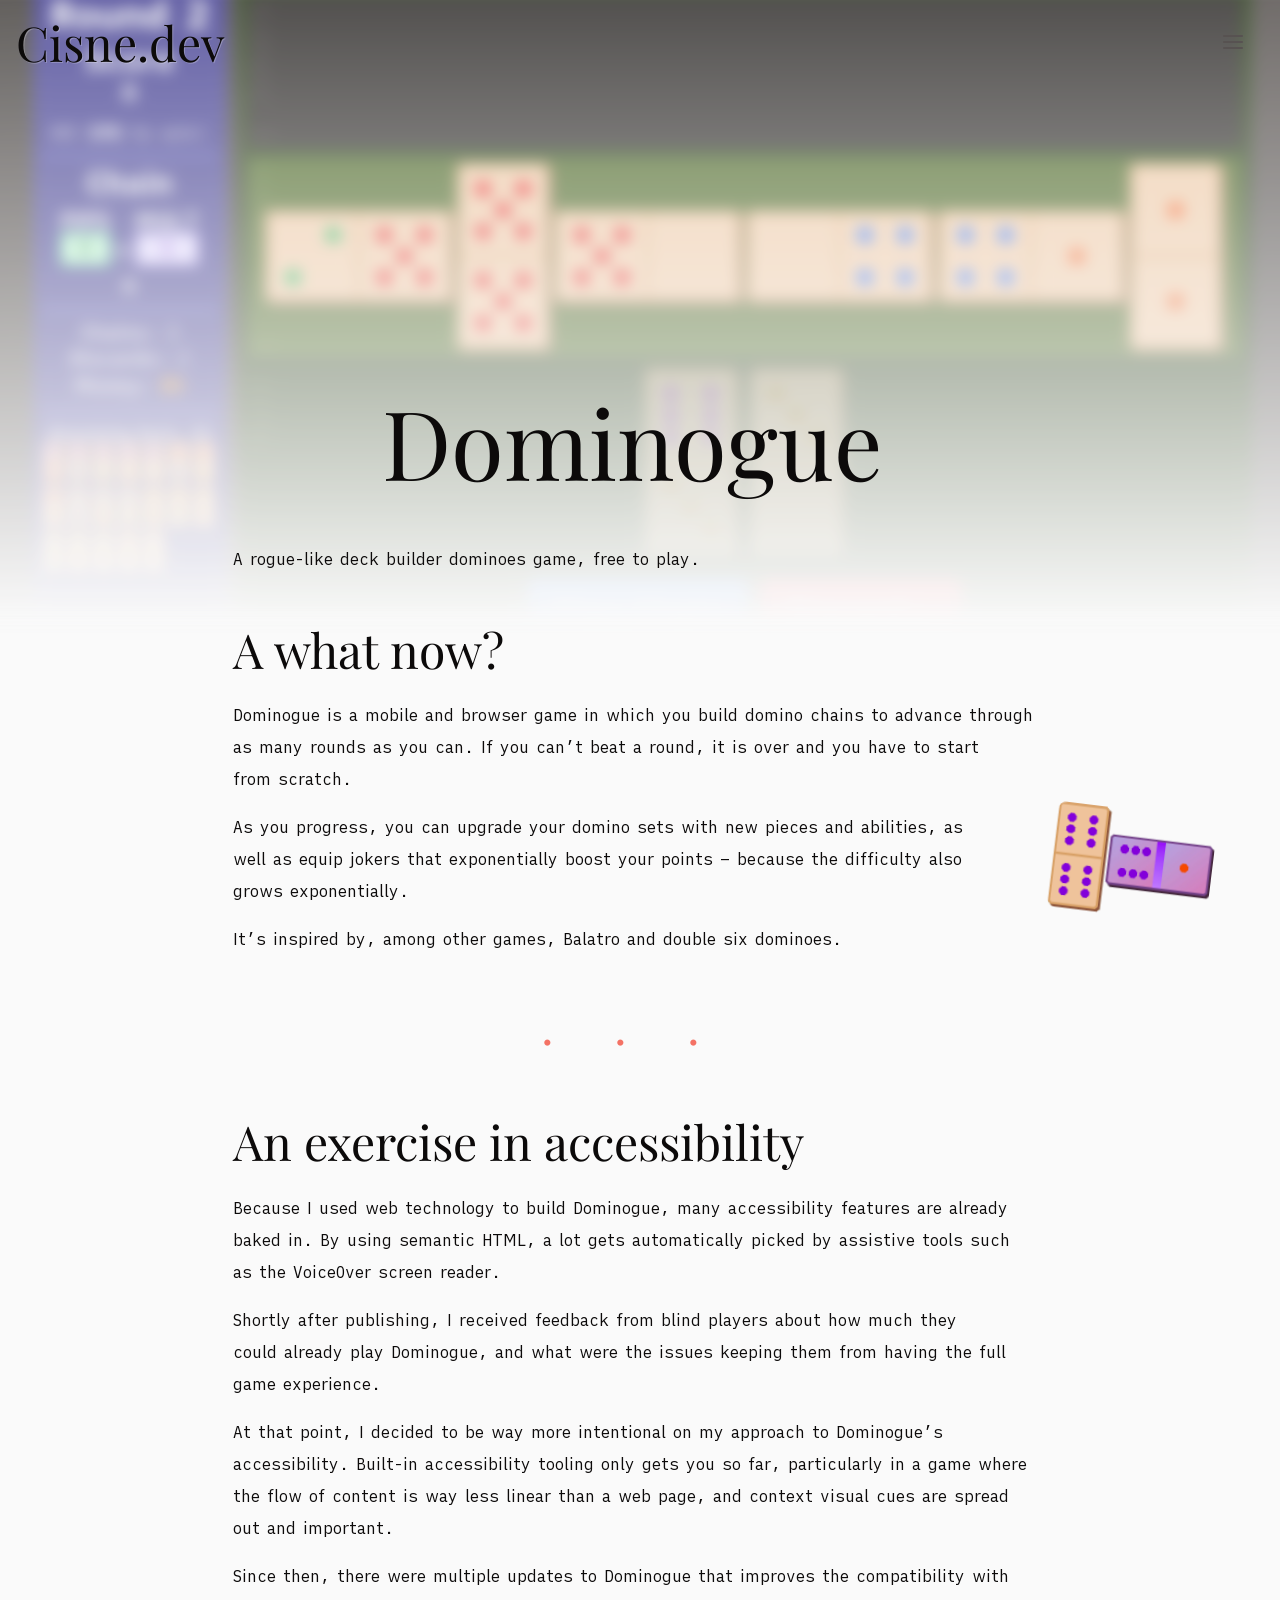
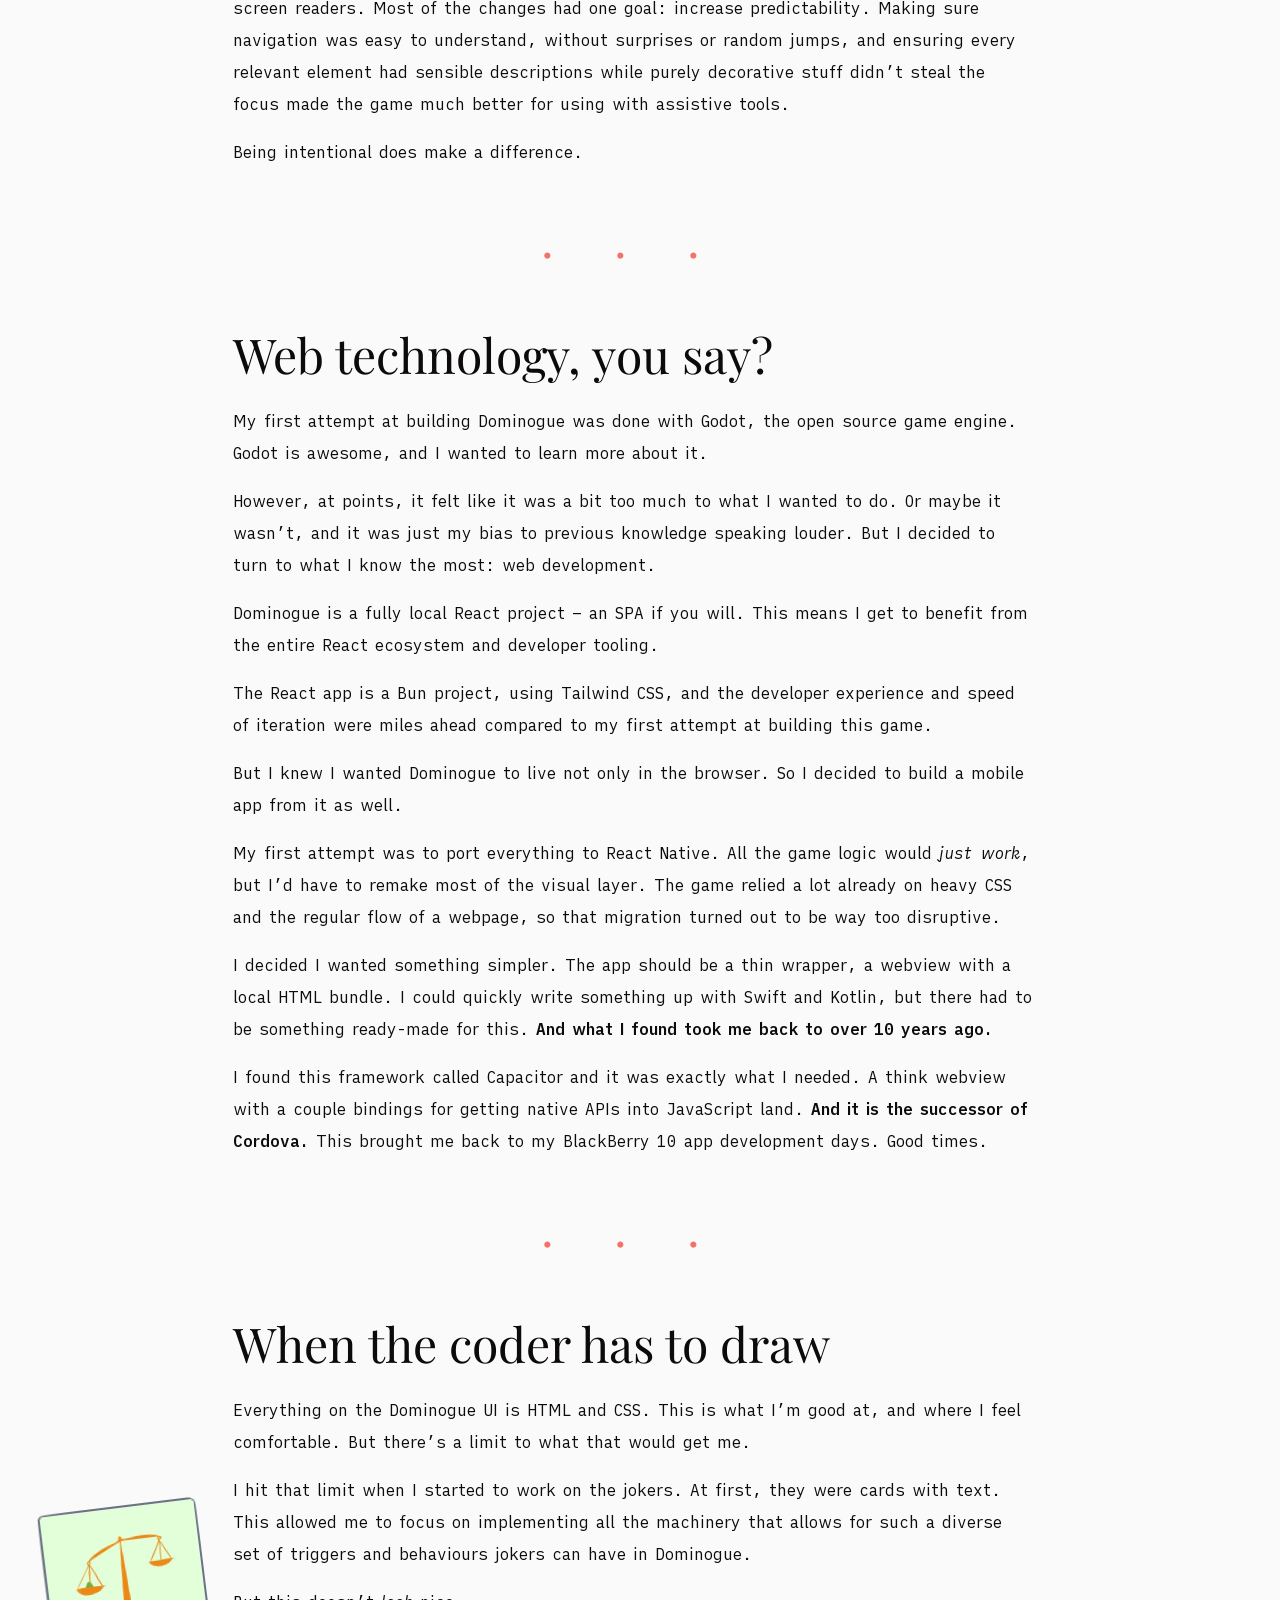
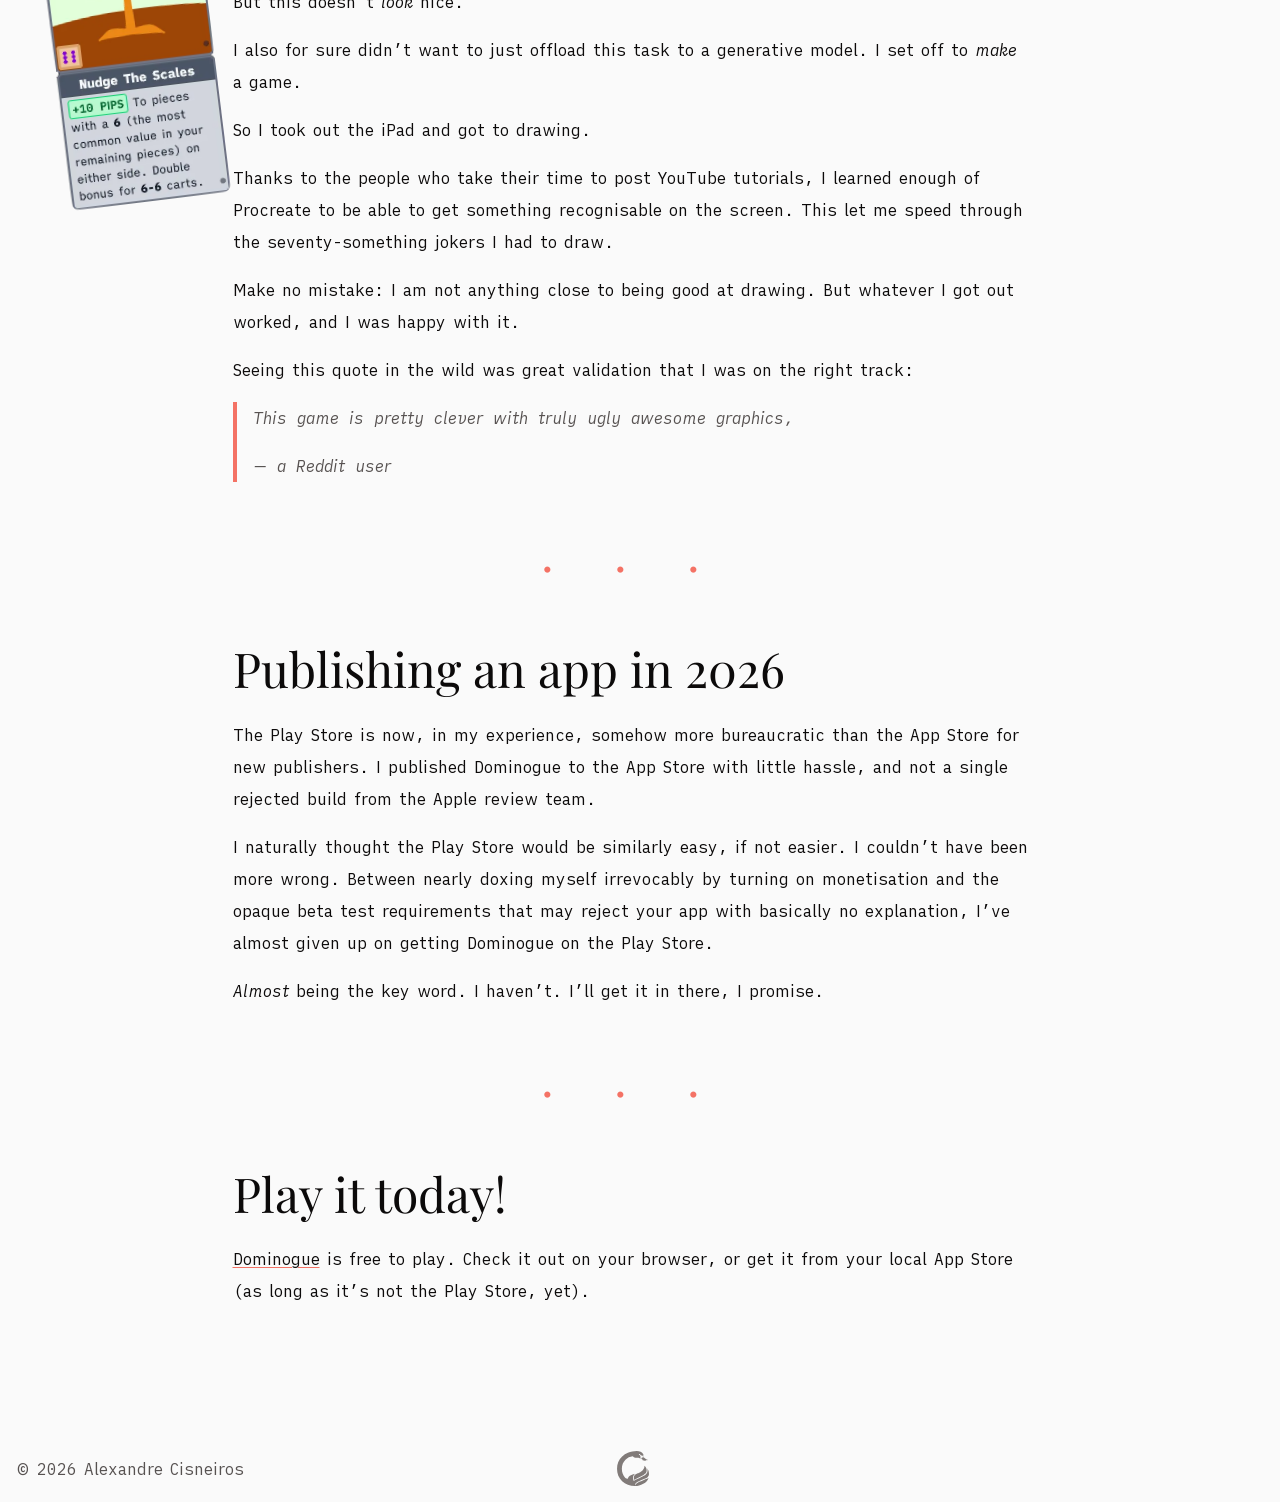
<file: projects/dominogue/index.html>
<!DOCTYPE html><html lang="en" data-astro-cid-ju4pidww><head><meta charset="utf-8"><meta name="viewport" content="width=device-width"><link rel="icon" type="image/svg+xml" href="/favicon.svg"><link rel="icon" href="/favicon.ico"><meta name="generator" content="Astro v7.1.6"><style>@font-face{font-family:"iA Writer Quattro-04d000c46885c264";src:url("/_astro/fonts/65a369bfc12ce9ce.ttf") format("truetype");font-display:swap;font-weight:100..900;font-style:normal;}@font-face{font-family:"iA Writer Quattro-04d000c46885c264";src:url("/_astro/fonts/1f75ec9313660966.ttf") format("truetype");font-display:swap;font-weight:100..900;font-style:italic;}@font-face{font-family:"iA Writer Quattro-04d000c46885c264 fallback: Arial";src:local("Arial");font-display:swap;font-weight:100..900;font-style:normal;size-adjust:120.906%;ascent-override:84.7766%;descent-override:22.7449%;line-gap-override:0%;}@font-face{font-family:"iA Writer Quattro-04d000c46885c264 fallback: Arial";src:local("Arial");font-display:swap;font-weight:100..900;font-style:italic;size-adjust:120.906%;ascent-override:84.7766%;descent-override:22.7449%;line-gap-override:0%;}:root{--font-ia-writer-quattro:"iA Writer Quattro-04d000c46885c264","iA Writer Quattro-04d000c46885c264 fallback: Arial",sans-serif;}</style><style>@font-face{font-family:"Playfair Display-629b9c49bf484835";src:url("/_astro/fonts/04d2c9268c88a8b9.ttf") format("truetype");font-display:swap;font-weight:100..900;font-style:normal;}@font-face{font-family:"Playfair Display-629b9c49bf484835";src:url("/_astro/fonts/59d75a6d3a49e634.ttf") format("truetype");font-display:swap;font-weight:100..900;font-style:italic;}@font-face{font-family:"Playfair Display-629b9c49bf484835 fallback: Arial";src:local("Arial");font-display:swap;font-weight:100..900;font-style:normal;size-adjust:101.3906%;ascent-override:106.716%;descent-override:24.7558%;line-gap-override:0%;}@font-face{font-family:"Playfair Display-629b9c49bf484835 fallback: Arial";src:local("Arial");font-display:swap;font-weight:100..900;font-style:italic;size-adjust:101.3906%;ascent-override:106.716%;descent-override:24.7558%;line-gap-override:0%;}:root{--font-playfair-display:"Playfair Display-629b9c49bf484835","Playfair Display-629b9c49bf484835 fallback: Arial",sans-serif;}</style><title>Dominogue · Cisne.dev</title><meta name="description" content="A rogue-like deck builder dominoes game, free to play."><meta property="og:image" content="https://cisne.dev/og/projects/dominogue.png"><style>.prose-container[data-astro-cid-emcrexxf]{max-width:var(--prose-container-max-width);margin:0 auto}.prose-container[data-astro-cid-emcrexxf] h1,.prose-container[data-astro-cid-emcrexxf] h2,.prose-container[data-astro-cid-emcrexxf] h3,.prose-container[data-astro-cid-emcrexxf] h4,.prose-container[data-astro-cid-emcrexxf] h5,.prose-container[data-astro-cid-emcrexxf] h6{font-family:var(--font-serif);margin:1em 0 .5em}.prose-container[data-astro-cid-emcrexxf] h1{text-align:center;margin-top:3em;font-size:3.5rem}@media (width>=48rem){.prose-container[data-astro-cid-emcrexxf] h1{font-size:6rem}}.prose-container[data-astro-cid-emcrexxf] h2{font-size:3rem}.prose-container[data-astro-cid-emcrexxf] h3{font-size:2rem}.prose-container[data-astro-cid-emcrexxf] h4,.prose-container[data-astro-cid-emcrexxf] h5,.prose-container[data-astro-cid-emcrexxf] h6{font-size:1.5rem}.prose-container[data-astro-cid-emcrexxf] p{margin:0 0 1em;line-height:2}.prose-container[data-astro-cid-emcrexxf] strong{font-weight:600}.prose-container[data-astro-cid-emcrexxf] a{-webkit-text-decoration:underline 1px var(--color-primary-400);text-decoration:underline 1px var(--color-primary-400);text-underline-offset:2px;transition:all .3s ease-out}.prose-container[data-astro-cid-emcrexxf] a:hover{color:var(--color-primary);text-decoration-color:#0000}.prose-container[data-astro-cid-emcrexxf] ul,.prose-container[data-astro-cid-emcrexxf] ol{margin:0 0 0 1em;list-style-position:inside}.prose-container[data-astro-cid-emcrexxf] ul{list-style-type:disc}.prose-container[data-astro-cid-emcrexxf] ol{list-style-type:decimal}.prose-container[data-astro-cid-emcrexxf] li{margin-bottom:.5em;line-height:2}.prose-container[data-astro-cid-emcrexxf] pre.astro-code{border-radius:.5rem;padding:1rem}.prose-container[data-astro-cid-emcrexxf] blockquote{color:var(--color-muted);border-left:.25rem solid var(--color-primary-400);margin:1em 0;padding-left:1rem;font-style:italic}.prose-container[data-astro-cid-emcrexxf] h2:not(:first-of-type):before{content:"· · ·";width:100%;color:var(--color-primary-400);letter-spacing:.5em;text-box-trim:trim-both;text-box-edge:cap alphabetic;text-align:center;margin:3.5rem auto;line-height:1em;display:block}#poster-image-background[data-astro-cid-ihjppmzx]{filter:blur(.45rem);opacity:.75;z-index:-1;width:120%;height:40rem;transform:translateY(calc(var(--scroll-y,0) * -.2));background-position:top;background-repeat:no-repeat;background-size:cover;position:fixed;top:-1rem;left:-10%}#poster-image-background[data-astro-cid-ihjppmzx]:after{content:"";background:linear-gradient(to bottom, transparent 0%, var(--color-background) 100%);width:100%;height:100%;position:absolute;top:0;left:0}
</style><link rel="stylesheet" href="/_astro/Layout.DhqX0-_J.css"><style>.parallax-floater[data-astro-cid-ijjynul7]{--gap:2rem;--rotation:7deg;width:10rem;position:absolute}.parallax-floater[data-astro-cid-ijjynul7].right{left:calc(50% + var(--prose-container-max-width) / 2 + var(--gap));rotate:var(--rotation)}.parallax-floater[data-astro-cid-ijjynul7].left{right:calc(50% + var(--prose-container-max-width) / 2 + var(--gap));rotate:calc(var(--rotation) * -1)}.parallax-floater[data-astro-cid-ijjynul7]{z-index:-1}.parallax-floater[data-astro-cid-ijjynul7] p[data-astro-cid-ijjynul7]{margin:0}.parallax-floater[data-astro-cid-ijjynul7] img{border-radius:.5rem}
</style></head><body data-astro-cid-ju4pidww><nav id="site-header" data-astro-cid-ihije3mh><div class="resizer-content" data-astro-cid-ihije3mh><h1 data-astro-cid-ihije3mh><a href="/" data-astro-cid-ihije3mh>Cisne.dev</a></h1><div id="heading-scroll-spy-target" aria-hidden="true" data-astro-cid-ihije3mh></div><div id="menu-container" data-astro-cid-ihije3mh><ul data-astro-cid-ihije3mh><li data-astro-cid-ihije3mh><a href="/me" data-astro-cid-ihije3mh>Who?</a></li></ul><button class="toggle" aria-label="Toggle menu" data-astro-cid-ihije3mh><svg class="menu-icon" viewBox="0 0 24 24" width="100%" height="100%" aria-label="Toggle menu" data-astro-cid-ihije3mh><line class="top" x1="3" y1="6" x2="21" y2="6" data-astro-cid-ihije3mh></line><line class="middle" x1="3" y1="12" x2="21" y2="12" data-astro-cid-ihije3mh></line><line class="bottom" x1="3" y1="18" x2="21" y2="18" data-astro-cid-ihije3mh></line></svg></button></div></div></nav><script type="module">var e=document.querySelector(`#menu-container .toggle`),t=document.querySelector(`#menu-container`);e?.addEventListener(`click`,()=>{t?.classList.toggle(`open`)});var n=document.querySelector(`#site-header`),r=n.querySelector(`.resizer-content`);new ResizeObserver(()=>{n.style.setProperty(`--height`,`${r.offsetHeight}px`)}).observe(r);</script><div id="root" data-astro-cid-ju4pidww><div id="poster-image-background" style="background-image: url(/_astro/dominogue.B3Seeny7.png)" data-astro-cid-ihjppmzx></div><main class="prose-container" data-astro-cid-emcrexxf="true"><h1 id="dominogue">Dominogue</h1>
<p>A rogue-like deck builder dominoes game, free to play.</p>
<h2 id="a-what-now">A what now?</h2>
<div class="parallax-floater right" aria-hidden="true" data-astro-cid-ijjynul7="true"><p><img src="/_astro/dominogue-pieces.ChdDnXEP_O2Arn.webp" alt="Domino piece" loading="lazy" decoding="async" width="1381" height="913"></p></div><script type="module">document.querySelectorAll(`.parallax-floater`).forEach(e=>{function t(e){let t=e.getBoundingClientRect(),n=t.top+t.height/2,r=window.innerHeight,i=(n-r/2)/(r/2),a=Math.max(-7,Math.min(7,i*7));requestAnimationFrame(()=>{e.style.transform=`translateY(${a}rem)`})}e instanceof HTMLElement&&(window.addEventListener(`scroll`,()=>t(e),{passive:!0}),window.addEventListener(`resize`,()=>t(e)),window.addEventListener(`load`,()=>t(e)))});</script>
<p>Dominogue is a mobile and browser game in which you build domino chains to advance through as many rounds as you can. If you can’t beat a round, it is over and you have to start from scratch.</p>
<p>As you progress, you can upgrade your domino sets with new pieces and abilities, as well as equip jokers that exponentially boost your points – because the difficulty also grows exponentially.</p>
<p>It’s inspired by, among other games, Balatro and double six dominoes.</p>
<h2 id="an-exercise-in-accessibility">An exercise in accessibility</h2>
<p>Because I used web technology to build Dominogue, many accessibility features are already baked in. By using semantic HTML, a lot gets automatically picked by assistive tools such as the VoiceOver screen reader.</p>
<p>Shortly after publishing, I received feedback from blind players about how much they could already play Dominogue, and what were the issues keeping them from having the full game experience.</p>
<p>At that point, I decided to be way more intentional on my approach to Dominogue’s accessibility. Built-in accessibility tooling only gets you so far, particularly in a game where the flow of content is way less linear than a web page, and context visual cues are spread out and important.</p>
<p>Since then, there were multiple updates to Dominogue that improves the compatibility with screen readers. Most of the changes had one goal: increase predictability. Making sure navigation was easy to understand, without surprises or random jumps, and ensuring every relevant element had sensible descriptions while purely decorative stuff didn’t steal the focus made the game much better for using with assistive tools.</p>
<p>Being intentional does make a difference.</p>
<h2 id="web-technology-you-say">Web technology, you say?</h2>
<p>My first attempt at building Dominogue was done with Godot, the open source game engine. Godot is awesome, and I wanted to learn more about it.</p>
<p>However, at points, it felt like it was a bit too much to what I wanted to do. Or maybe it wasn’t, and it was just my bias to previous knowledge speaking louder. But I decided to turn to what I know the most: web development.</p>
<p>Dominogue is a fully local React project – an SPA if you will. This means I get to benefit from the entire React ecosystem and developer tooling.</p>
<p>The React app is a Bun project, using Tailwind CSS, and the developer experience and speed of iteration were miles ahead compared to my first attempt at building this game.</p>
<p>But I knew I wanted Dominogue to live not only in the browser. So I decided to build a mobile app from it as well.</p>
<p>My first attempt was to port everything to React Native. All the game logic would <em>just work</em>, but I’d have to remake most of the visual layer. The game relied a lot already on heavy CSS and the regular flow of a webpage, so that migration turned out to be way too disruptive.</p>
<p>I decided I wanted something simpler. The app should be a thin wrapper, a webview with a local HTML bundle. I could quickly write something up with Swift and Kotlin, but there had to be something ready-made for this. <strong>And what I found took me back to over 10 years ago.</strong></p>
<p>I found this framework called Capacitor and it was exactly what I needed. A think webview with a couple bindings for getting native APIs into JavaScript land. <strong>And it is the successor of Cordova.</strong> This brought me back to my BlackBerry 10 app development days. Good times.</p>
<h2 id="when-the-coder-has-to-draw">When the coder has to draw</h2>
<div class="parallax-floater left" aria-hidden="true" data-astro-cid-ijjynul7="true"><p><img src="/_astro/dominogue-joker.BGQkSnjT_1iUQ1S.webp" alt="Dominogue joker" loading="lazy" decoding="async" width="304" height="565"></p></div>
<p>Everything on the Dominogue UI is HTML and CSS. This is what I’m good at, and where I feel comfortable. But there’s a limit to what that would get me.</p>
<p>I hit that limit when I started to work on the jokers. At first, they were cards with text. This allowed me to focus on implementing all the machinery that allows for such a diverse set of triggers and behaviours jokers can have in Dominogue.</p>
<p>But this doesn’t <em>look</em> nice.</p>
<p>I also for sure didn’t want to just offload this task to a generative model. I set off to <em>make</em> a game.</p>
<p>So I took out the iPad and got to drawing.</p>
<p>Thanks to the people who take their time to post YouTube tutorials, I learned enough of Procreate to be able to get something recognisable on the screen. This let me speed through the seventy-something jokers I had to draw.</p>
<p>Make no mistake: I am not anything close to being good at drawing. But whatever I got out worked, and I was happy with it.</p>
<p>Seeing this quote in the wild was great validation that I was on the right track:</p>
<blockquote>
<p>This game is pretty clever with truly ugly awesome graphics,</p>
<p>— a Reddit user</p>
</blockquote>
<h2 id="publishing-an-app-in-2026">Publishing an app in 2026</h2>
<p>The Play Store is now, in my experience, somehow more bureaucratic than the App Store for new publishers. I published Dominogue to the App Store with little hassle, and not a single rejected build from the Apple review team.</p>
<p>I naturally thought the Play Store would be similarly easy, if not easier. I couldn’t have been more wrong. Between nearly doxing myself irrevocably by turning on monetisation and the opaque beta test requirements that may reject your app with basically no explanation, I’ve almost given up on getting Dominogue on the Play Store.</p>
<p><em>Almost</em> being the key word. I haven’t. I’ll get it in there, I promise.</p>
<h2 id="play-it-today">Play it today!</h2>
<p><a href="https://www.dominogue.com">Dominogue</a> is free to play. Check it out on your browser, or get it from your local App Store (as long as it’s not the Play Store, yet).</p></main><script type="module">var e=document.getElementById(`heading-scroll-spy-target`),t=document.getElementById(`site-header`),n=Array.from(document.querySelectorAll(`.prose-container h1, .prose-container h2, .prose-container h3`)),r=null;function i(){let i=n.reduce((n,r)=>{let i=t?.offsetHeight??e?.offsetHeight??0,{bottom:a}=r.getBoundingClientRect();return a-(parseFloat(getComputedStyle(r).lineHeight)||0)<=i?r:n},null);if(!i){r=null,e.textContent=``;return}i!==r&&(r=i,e.textContent=i.textContent??``)}window.addEventListener(`scroll`,i,{passive:!0}),i();</script></div><footer data-astro-cid-7lhuyvjk><p data-astro-cid-7lhuyvjk>&copy; 2026 <a href="/me" data-astro-cid-7lhuyvjk>Alexandre Cisneiros</a></p><img aria-hidden="true" src="/favicon.svg" alt="Cisne.dev" width="32" height="32" data-astro-cid-7lhuyvjk></footer></body></html><script type="module">var e=!1;function t(){e||(e=!0,requestAnimationFrame(()=>{e=!1;let t=window.scrollY;document.documentElement.style.setProperty(`--scroll-y`,`${t}px`)}))}window.addEventListener(`scroll`,t,{passive:!0}),window.addEventListener(`load`,t,{passive:!0});</script>
</file>
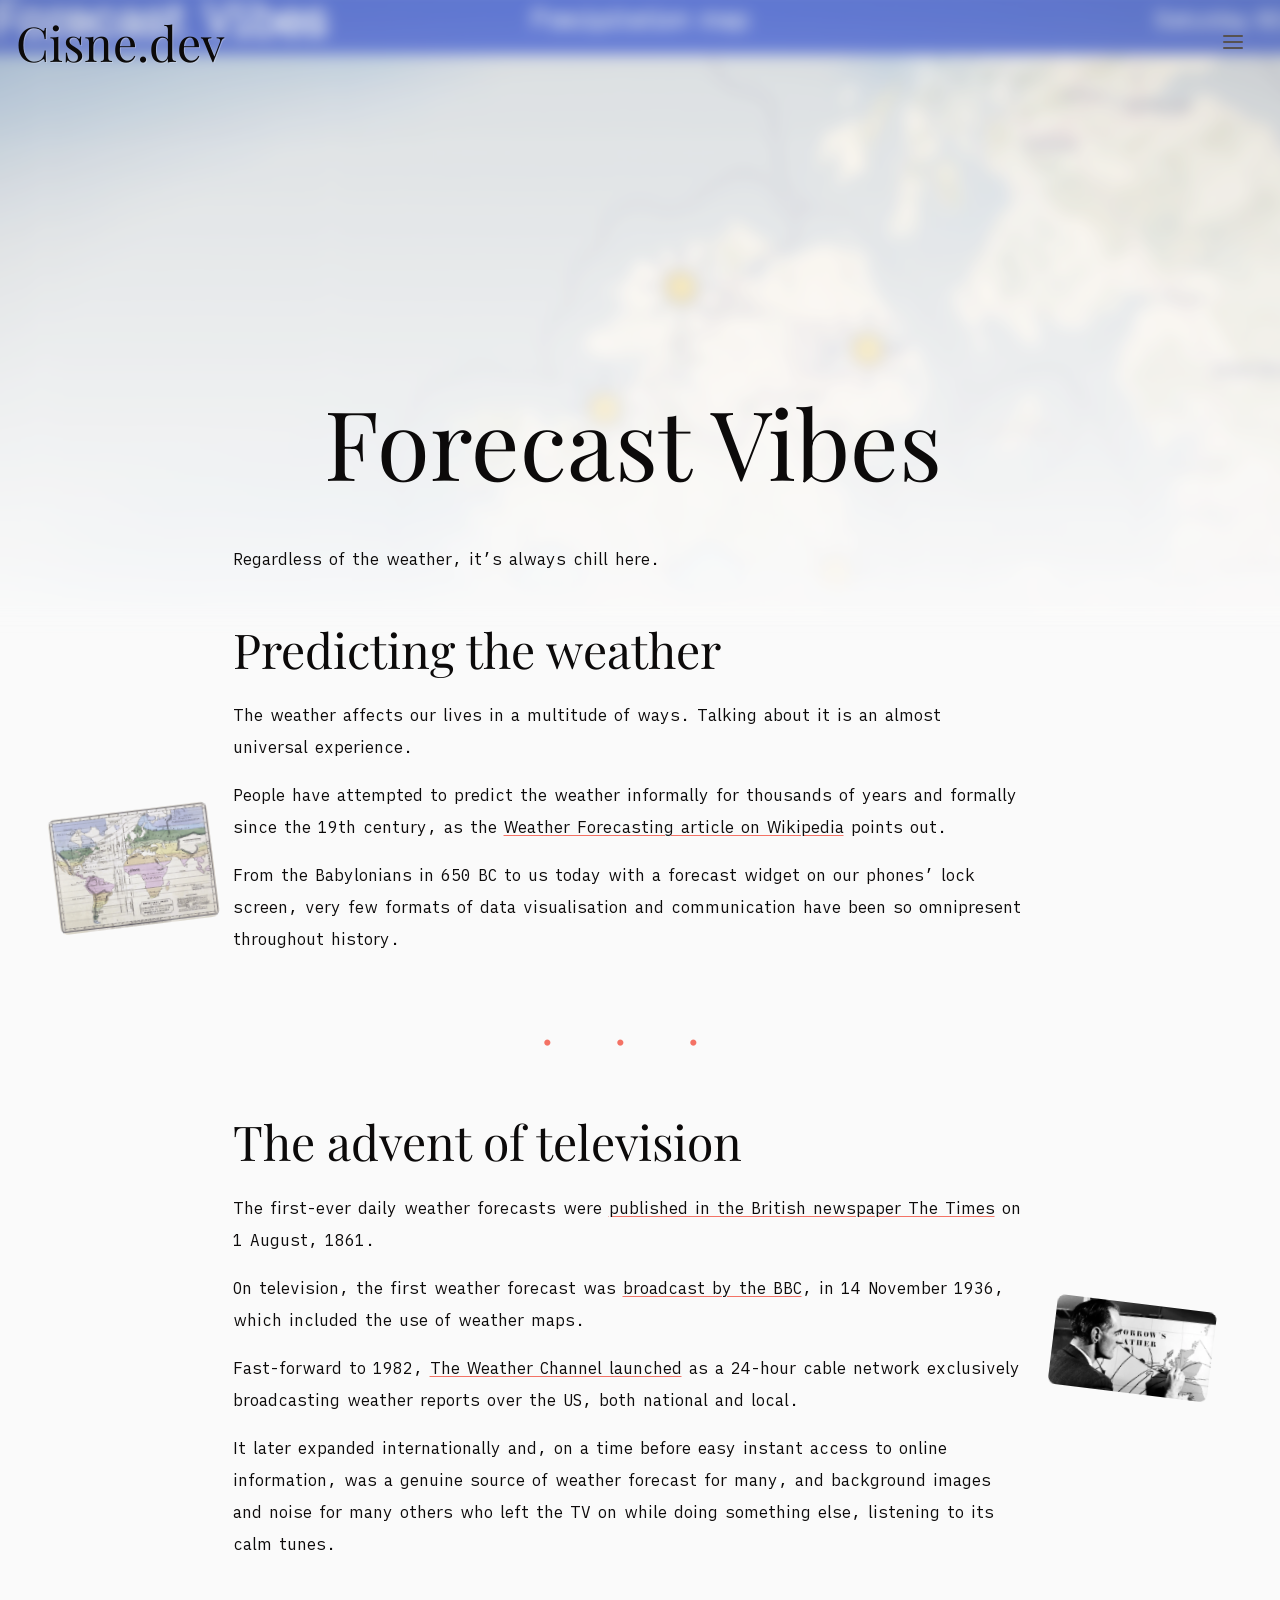
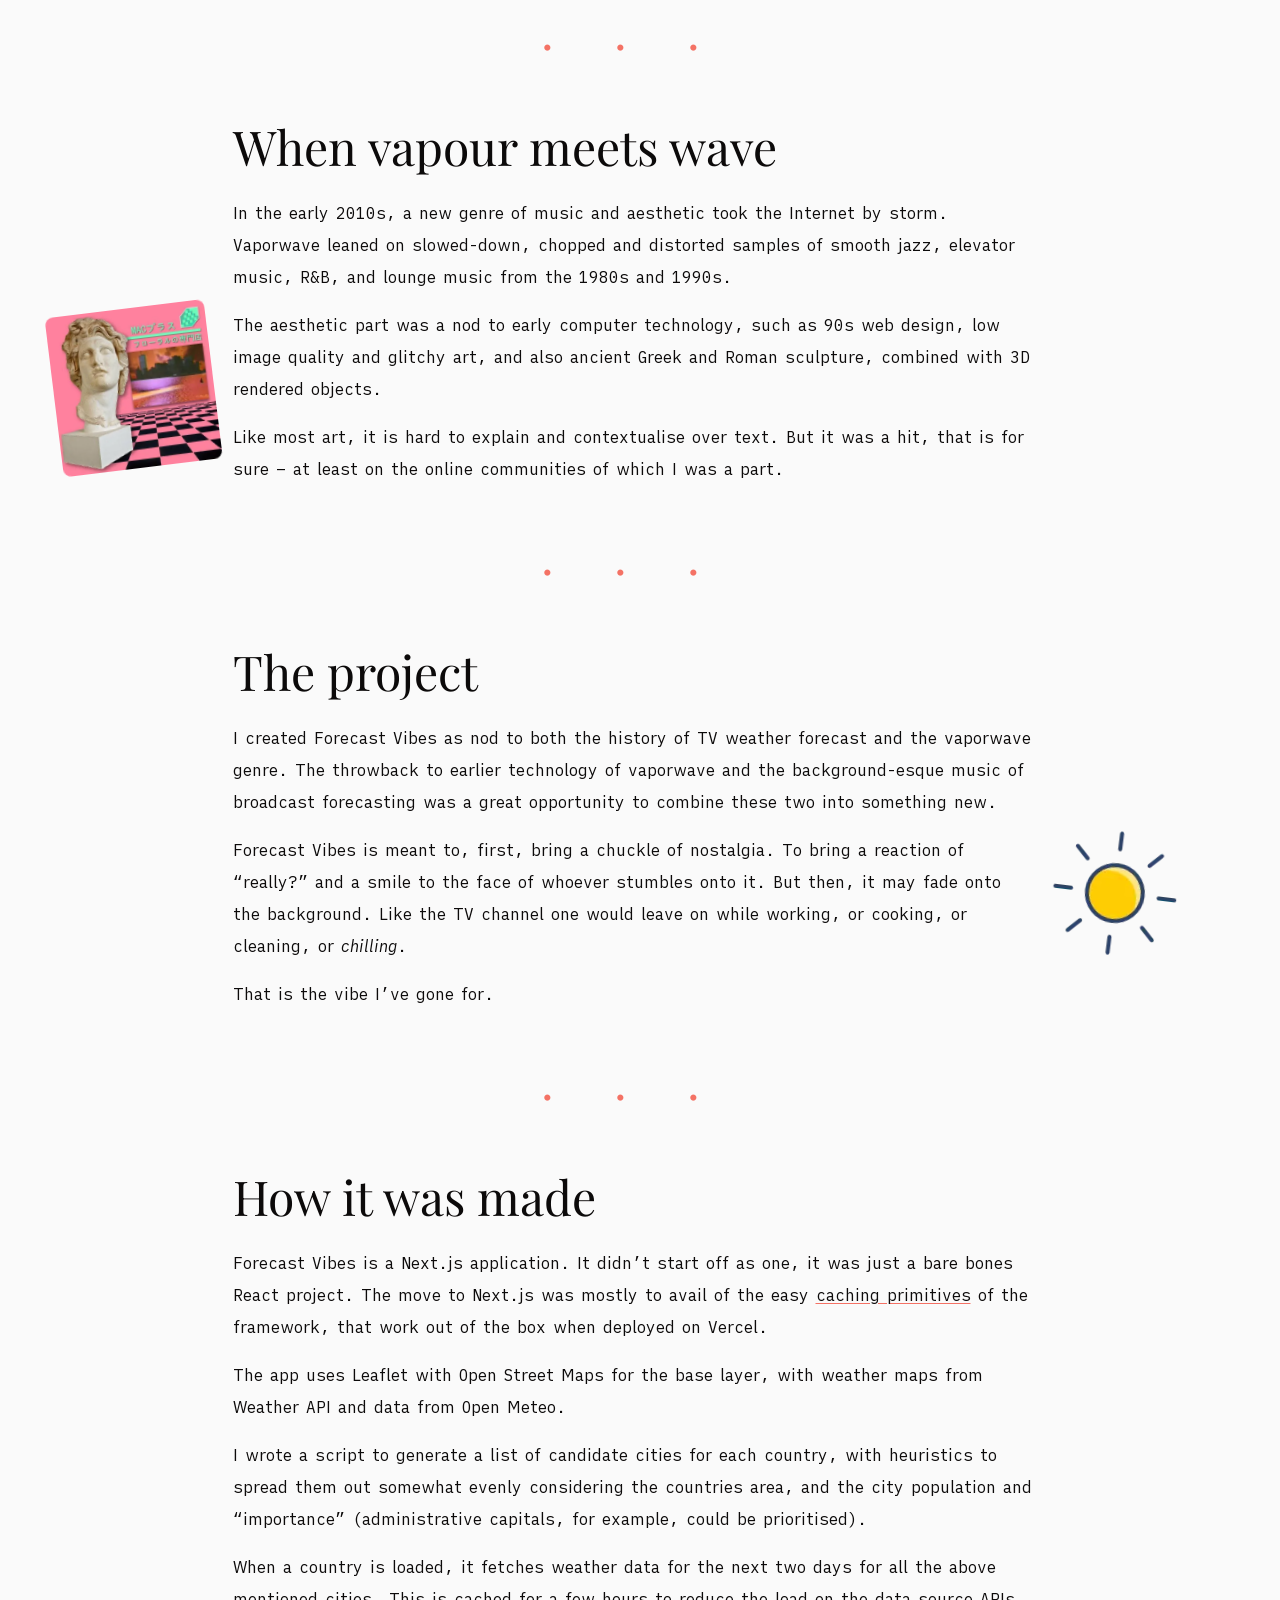
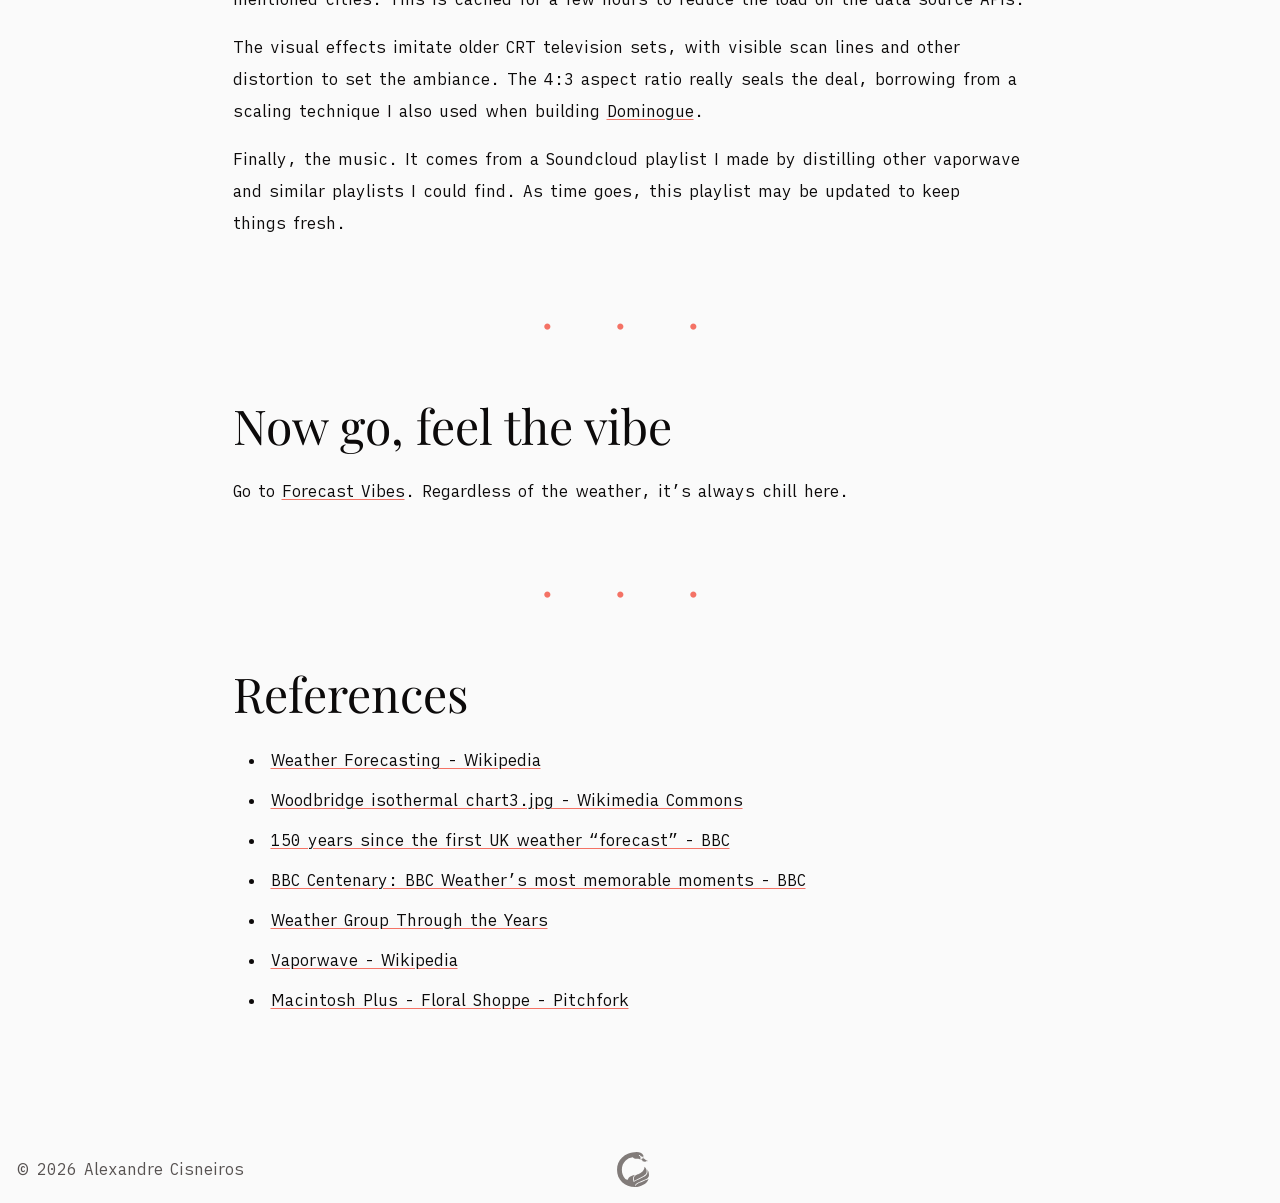
<file: projects/forecast-vibes/index.html>
<!DOCTYPE html><html lang="en" data-astro-cid-ju4pidww><head><meta charset="utf-8"><meta name="viewport" content="width=device-width"><link rel="icon" type="image/svg+xml" href="/favicon.svg"><link rel="icon" href="/favicon.ico"><meta name="generator" content="Astro v7.1.6"><style>@font-face{font-family:"iA Writer Quattro-04d000c46885c264";src:url("/_astro/fonts/65a369bfc12ce9ce.ttf") format("truetype");font-display:swap;font-weight:100..900;font-style:normal;}@font-face{font-family:"iA Writer Quattro-04d000c46885c264";src:url("/_astro/fonts/1f75ec9313660966.ttf") format("truetype");font-display:swap;font-weight:100..900;font-style:italic;}@font-face{font-family:"iA Writer Quattro-04d000c46885c264 fallback: Arial";src:local("Arial");font-display:swap;font-weight:100..900;font-style:normal;size-adjust:120.906%;ascent-override:84.7766%;descent-override:22.7449%;line-gap-override:0%;}@font-face{font-family:"iA Writer Quattro-04d000c46885c264 fallback: Arial";src:local("Arial");font-display:swap;font-weight:100..900;font-style:italic;size-adjust:120.906%;ascent-override:84.7766%;descent-override:22.7449%;line-gap-override:0%;}:root{--font-ia-writer-quattro:"iA Writer Quattro-04d000c46885c264","iA Writer Quattro-04d000c46885c264 fallback: Arial",sans-serif;}</style><style>@font-face{font-family:"Playfair Display-629b9c49bf484835";src:url("/_astro/fonts/04d2c9268c88a8b9.ttf") format("truetype");font-display:swap;font-weight:100..900;font-style:normal;}@font-face{font-family:"Playfair Display-629b9c49bf484835";src:url("/_astro/fonts/59d75a6d3a49e634.ttf") format("truetype");font-display:swap;font-weight:100..900;font-style:italic;}@font-face{font-family:"Playfair Display-629b9c49bf484835 fallback: Arial";src:local("Arial");font-display:swap;font-weight:100..900;font-style:normal;size-adjust:101.3906%;ascent-override:106.716%;descent-override:24.7558%;line-gap-override:0%;}@font-face{font-family:"Playfair Display-629b9c49bf484835 fallback: Arial";src:local("Arial");font-display:swap;font-weight:100..900;font-style:italic;size-adjust:101.3906%;ascent-override:106.716%;descent-override:24.7558%;line-gap-override:0%;}:root{--font-playfair-display:"Playfair Display-629b9c49bf484835","Playfair Display-629b9c49bf484835 fallback: Arial",sans-serif;}</style><title>Forecast Vibes · Cisne.dev</title><meta name="description" content="Regardless of the weather, it's always chill here."><meta property="og:image" content="https://cisne.dev/og/projects/forecast-vibes.png"><style>.prose-container[data-astro-cid-emcrexxf]{max-width:var(--prose-container-max-width);margin:0 auto}.prose-container[data-astro-cid-emcrexxf] h1,.prose-container[data-astro-cid-emcrexxf] h2,.prose-container[data-astro-cid-emcrexxf] h3,.prose-container[data-astro-cid-emcrexxf] h4,.prose-container[data-astro-cid-emcrexxf] h5,.prose-container[data-astro-cid-emcrexxf] h6{font-family:var(--font-serif);margin:1em 0 .5em}.prose-container[data-astro-cid-emcrexxf] h1{text-align:center;margin-top:3em;font-size:3.5rem}@media (width>=48rem){.prose-container[data-astro-cid-emcrexxf] h1{font-size:6rem}}.prose-container[data-astro-cid-emcrexxf] h2{font-size:3rem}.prose-container[data-astro-cid-emcrexxf] h3{font-size:2rem}.prose-container[data-astro-cid-emcrexxf] h4,.prose-container[data-astro-cid-emcrexxf] h5,.prose-container[data-astro-cid-emcrexxf] h6{font-size:1.5rem}.prose-container[data-astro-cid-emcrexxf] p{margin:0 0 1em;line-height:2}.prose-container[data-astro-cid-emcrexxf] strong{font-weight:600}.prose-container[data-astro-cid-emcrexxf] a{-webkit-text-decoration:underline 1px var(--color-primary-400);text-decoration:underline 1px var(--color-primary-400);text-underline-offset:2px;transition:all .3s ease-out}.prose-container[data-astro-cid-emcrexxf] a:hover{color:var(--color-primary);text-decoration-color:#0000}.prose-container[data-astro-cid-emcrexxf] ul,.prose-container[data-astro-cid-emcrexxf] ol{margin:0 0 0 1em;list-style-position:inside}.prose-container[data-astro-cid-emcrexxf] ul{list-style-type:disc}.prose-container[data-astro-cid-emcrexxf] ol{list-style-type:decimal}.prose-container[data-astro-cid-emcrexxf] li{margin-bottom:.5em;line-height:2}.prose-container[data-astro-cid-emcrexxf] pre.astro-code{border-radius:.5rem;padding:1rem}.prose-container[data-astro-cid-emcrexxf] blockquote{color:var(--color-muted);border-left:.25rem solid var(--color-primary-400);margin:1em 0;padding-left:1rem;font-style:italic}.prose-container[data-astro-cid-emcrexxf] h2:not(:first-of-type):before{content:"· · ·";width:100%;color:var(--color-primary-400);letter-spacing:.5em;text-box-trim:trim-both;text-box-edge:cap alphabetic;text-align:center;margin:3.5rem auto;line-height:1em;display:block}#poster-image-background[data-astro-cid-ihjppmzx]{filter:blur(.45rem);opacity:.75;z-index:-1;width:120%;height:40rem;transform:translateY(calc(var(--scroll-y,0) * -.2));background-position:top;background-repeat:no-repeat;background-size:cover;position:fixed;top:-1rem;left:-10%}#poster-image-background[data-astro-cid-ihjppmzx]:after{content:"";background:linear-gradient(to bottom, transparent 0%, var(--color-background) 100%);width:100%;height:100%;position:absolute;top:0;left:0}
</style><link rel="stylesheet" href="/_astro/Layout.DhqX0-_J.css"><style>.parallax-floater[data-astro-cid-ijjynul7]{--gap:2rem;--rotation:7deg;width:10rem;position:absolute}.parallax-floater[data-astro-cid-ijjynul7].right{left:calc(50% + var(--prose-container-max-width) / 2 + var(--gap));rotate:var(--rotation)}.parallax-floater[data-astro-cid-ijjynul7].left{right:calc(50% + var(--prose-container-max-width) / 2 + var(--gap));rotate:calc(var(--rotation) * -1)}.parallax-floater[data-astro-cid-ijjynul7]{z-index:-1}.parallax-floater[data-astro-cid-ijjynul7] p[data-astro-cid-ijjynul7]{margin:0}.parallax-floater[data-astro-cid-ijjynul7] img{border-radius:.5rem}
</style></head><body data-astro-cid-ju4pidww><nav id="site-header" data-astro-cid-ihije3mh><div class="resizer-content" data-astro-cid-ihije3mh><h1 data-astro-cid-ihije3mh><a href="/" data-astro-cid-ihije3mh>Cisne.dev</a></h1><div id="heading-scroll-spy-target" aria-hidden="true" data-astro-cid-ihije3mh></div><div id="menu-container" data-astro-cid-ihije3mh><ul data-astro-cid-ihije3mh><li data-astro-cid-ihije3mh><a href="/me" data-astro-cid-ihije3mh>Who?</a></li></ul><button class="toggle" aria-label="Toggle menu" data-astro-cid-ihije3mh><svg class="menu-icon" viewBox="0 0 24 24" width="100%" height="100%" aria-label="Toggle menu" data-astro-cid-ihije3mh><line class="top" x1="3" y1="6" x2="21" y2="6" data-astro-cid-ihije3mh></line><line class="middle" x1="3" y1="12" x2="21" y2="12" data-astro-cid-ihije3mh></line><line class="bottom" x1="3" y1="18" x2="21" y2="18" data-astro-cid-ihije3mh></line></svg></button></div></div></nav><script type="module">var e=document.querySelector(`#menu-container .toggle`),t=document.querySelector(`#menu-container`);e?.addEventListener(`click`,()=>{t?.classList.toggle(`open`)});var n=document.querySelector(`#site-header`),r=n.querySelector(`.resizer-content`);new ResizeObserver(()=>{n.style.setProperty(`--height`,`${r.offsetHeight}px`)}).observe(r);</script><div id="root" data-astro-cid-ju4pidww><div id="poster-image-background" style="background-image: url(/_astro/forecast-vibes.BotBW8Th.jpg)" data-astro-cid-ihjppmzx></div><main class="prose-container" data-astro-cid-emcrexxf="true"><h1 id="forecast-vibes">Forecast Vibes</h1>
<p>Regardless of the weather, it’s always chill here.</p>
<h2 id="predicting-the-weather">Predicting the weather</h2>
<div class="parallax-floater left" aria-hidden="true" data-astro-cid-ijjynul7="true"><p><img src="/_astro/forecast-vibes-map.FcFFhcKw_Z1Rlbr6.webp" alt="Weather map" loading="lazy" decoding="async" width="3338" height="2413"></p></div><script type="module">document.querySelectorAll(`.parallax-floater`).forEach(e=>{function t(e){let t=e.getBoundingClientRect(),n=t.top+t.height/2,r=window.innerHeight,i=(n-r/2)/(r/2),a=Math.max(-7,Math.min(7,i*7));requestAnimationFrame(()=>{e.style.transform=`translateY(${a}rem)`})}e instanceof HTMLElement&&(window.addEventListener(`scroll`,()=>t(e),{passive:!0}),window.addEventListener(`resize`,()=>t(e)),window.addEventListener(`load`,()=>t(e)))});</script>
<p>The weather affects our lives in a multitude of ways. Talking about it is an almost universal experience.</p>
<p>People have attempted to predict the weather informally for thousands of years and formally since the 19th century, as the <a href="https://en.wikipedia.org/wiki/Weather_forecasting">Weather Forecasting article on Wikipedia</a> points out.</p>
<p>From the Babylonians in 650 BC to us today with a forecast widget on our phones’ lock screen, very few formats of data visualisation and communication have been so omnipresent throughout history.</p>
<h2 id="the-advent-of-television">The advent of television</h2>
<div class="parallax-floater right" aria-hidden="true" data-astro-cid-ijjynul7="true"><p><img src="/_astro/forecast-vibes-weatherman.1pISG7T9_ZniBGp.webp" alt="Weather man" loading="lazy" decoding="async" width="976" height="549"></p></div>
<p>The first-ever daily weather forecasts were <a href="https://www.bbc.co.uk/blogs/23degrees/2011/08/150_years_since_the_first_uk_w.html">published in the British newspaper The Times</a> on 1 August, 1861.</p>
<p>On television, the first weather forecast was <a href="https://www.bbc.com/weather/features/60154358">broadcast by the BBC</a>, in 14 November 1936, which included the use of weather maps.</p>
<p>Fast-forward to 1982, <a href="https://www.weathergroup.com/timeline">The Weather Channel launched</a> as a 24-hour cable network exclusively broadcasting weather reports over the US, both national and local.</p>
<p>It later expanded internationally and, on a time before easy instant access to online information, was a genuine source of weather forecast for many, and background images and noise for many others who left the TV on while doing something else, listening to its calm tunes.</p>
<h2 id="when-vapour-meets-wave">When vapour meets wave</h2>
<div class="parallax-floater left" aria-hidden="true" data-astro-cid-ijjynul7="true"><p><img src="/_astro/forecast-vibes-macintosh-plus.CR--JN2T_20DbVO.webp" alt="Macintosh Plus" loading="lazy" decoding="async" width="450" height="450"></p></div>
<p>In the early 2010s, a new genre of music and aesthetic took the Internet by storm. Vaporwave leaned on slowed-down, chopped and distorted samples of smooth jazz, elevator music, R&amp;B, and lounge music from the 1980s and 1990s.</p>
<p>The aesthetic part was a nod to early computer technology, such as 90s web design, low image quality and glitchy art, and also ancient Greek and Roman sculpture, combined with 3D rendered objects.</p>
<p>Like most art, it is hard to explain and contextualise over text. But it was a hit, that is for sure – at least on the online communities of which I was a part.</p>
<h2 id="the-project">The project</h2>
<div class="parallax-floater right" aria-hidden="true" data-astro-cid-ijjynul7="true"><p><img src="/_astro/forecast-vibes-sunny.DWlHFySB_1xgNfX.webp" alt="Macintosh Plus - Floral Shoppe" loading="lazy" decoding="async" width="125" height="124"></p></div>
<p>I created Forecast Vibes as nod to both the history of TV weather forecast and the vaporwave genre. The throwback to earlier technology of vaporwave and the background-esque music of broadcast forecasting was a great opportunity to combine these two into something new.</p>
<p>Forecast Vibes is meant to, first, bring a chuckle of nostalgia. To bring a reaction of “really?” and a smile to the face of whoever stumbles onto it. But then, it may fade onto the background. Like the TV channel one would leave on while working, or cooking, or cleaning, or <em>chilling</em>.</p>
<p>That is the vibe I’ve gone for.</p>
<h2 id="how-it-was-made">How it was made</h2>
<p>Forecast Vibes is a Next.js application. It didn’t start off as one, it was just a bare bones React project. The move to Next.js was mostly to avail of the easy <a href="https://nextjs.org/docs/app/getting-started/caching">caching primitives</a> of the framework, that work out of the box when deployed on Vercel.</p>
<p>The app uses Leaflet with Open Street Maps for the base layer, with weather maps from Weather API and data from Open Meteo.</p>
<p>I wrote a script to generate a list of candidate cities for each country, with heuristics to spread them out somewhat evenly considering the countries area, and the city population and “importance” (administrative capitals, for example, could be prioritised).</p>
<p>When a country is loaded, it fetches weather data for the next two days for all the above mentioned cities. This is cached for a few hours to reduce the load on the data source APIs.</p>
<p>The visual effects imitate older CRT television sets, with visible scan lines and other distortion to set the ambiance. The 4:3 aspect ratio really seals the deal, borrowing from a scaling technique I also used when building <a href="/projects/dominogue">Dominogue</a>.</p>
<p>Finally, the music. It comes from a Soundcloud playlist I made by distilling other vaporwave and similar playlists I could find. As time goes, this playlist may be updated to keep things fresh.</p>
<h2 id="now-go-feel-the-vibe">Now go, feel the vibe</h2>
<p>Go to <a href="https://www.forecastvibes.com">Forecast Vibes</a>. Regardless of the weather, it’s always chill here.</p>
<h2 id="references">References</h2>
<ul>
<li><a href="https://en.wikipedia.org/wiki/Weather_forecasting">Weather Forecasting - Wikipedia</a></li>
<li><a href="https://commons.wikimedia.org/w/index.php?title=File:Woodbridge_isothermal_chart3.jpg&amp;oldid=1010135338">Woodbridge isothermal chart3.jpg - Wikimedia Commons</a></li>
<li><a href="https://www.bbc.co.uk/blogs/23degrees/2011/08/150_years_since_the_first_uk_w.html">150 years since the first UK weather “forecast” - BBC</a></li>
<li><a href="https://www.bbc.com/weather/features/60154358">BBC Centenary: BBC Weather’s most memorable moments - BBC</a></li>
<li><a href="https://www.weathergroup.com/timeline">Weather Group Through the Years</a></li>
<li><a href="https://en.wikipedia.org/wiki/Vaporwave">Vaporwave - Wikipedia</a></li>
<li><a href="https://pitchfork.com/reviews/albums/macintosh-plus-floral-shoppe/">Macintosh Plus - Floral Shoppe - Pitchfork</a></li>
</ul></main><script type="module">var e=document.getElementById(`heading-scroll-spy-target`),t=document.getElementById(`site-header`),n=Array.from(document.querySelectorAll(`.prose-container h1, .prose-container h2, .prose-container h3`)),r=null;function i(){let i=n.reduce((n,r)=>{let i=t?.offsetHeight??e?.offsetHeight??0,{bottom:a}=r.getBoundingClientRect();return a-(parseFloat(getComputedStyle(r).lineHeight)||0)<=i?r:n},null);if(!i){r=null,e.textContent=``;return}i!==r&&(r=i,e.textContent=i.textContent??``)}window.addEventListener(`scroll`,i,{passive:!0}),i();</script></div><footer data-astro-cid-7lhuyvjk><p data-astro-cid-7lhuyvjk>&copy; 2026 <a href="/me" data-astro-cid-7lhuyvjk>Alexandre Cisneiros</a></p><img aria-hidden="true" src="/favicon.svg" alt="Cisne.dev" width="32" height="32" data-astro-cid-7lhuyvjk></footer></body></html><script type="module">var e=!1;function t(){e||(e=!0,requestAnimationFrame(()=>{e=!1;let t=window.scrollY;document.documentElement.style.setProperty(`--scroll-y`,`${t}px`)}))}window.addEventListener(`scroll`,t,{passive:!0}),window.addEventListener(`load`,t,{passive:!0});</script>
</file>
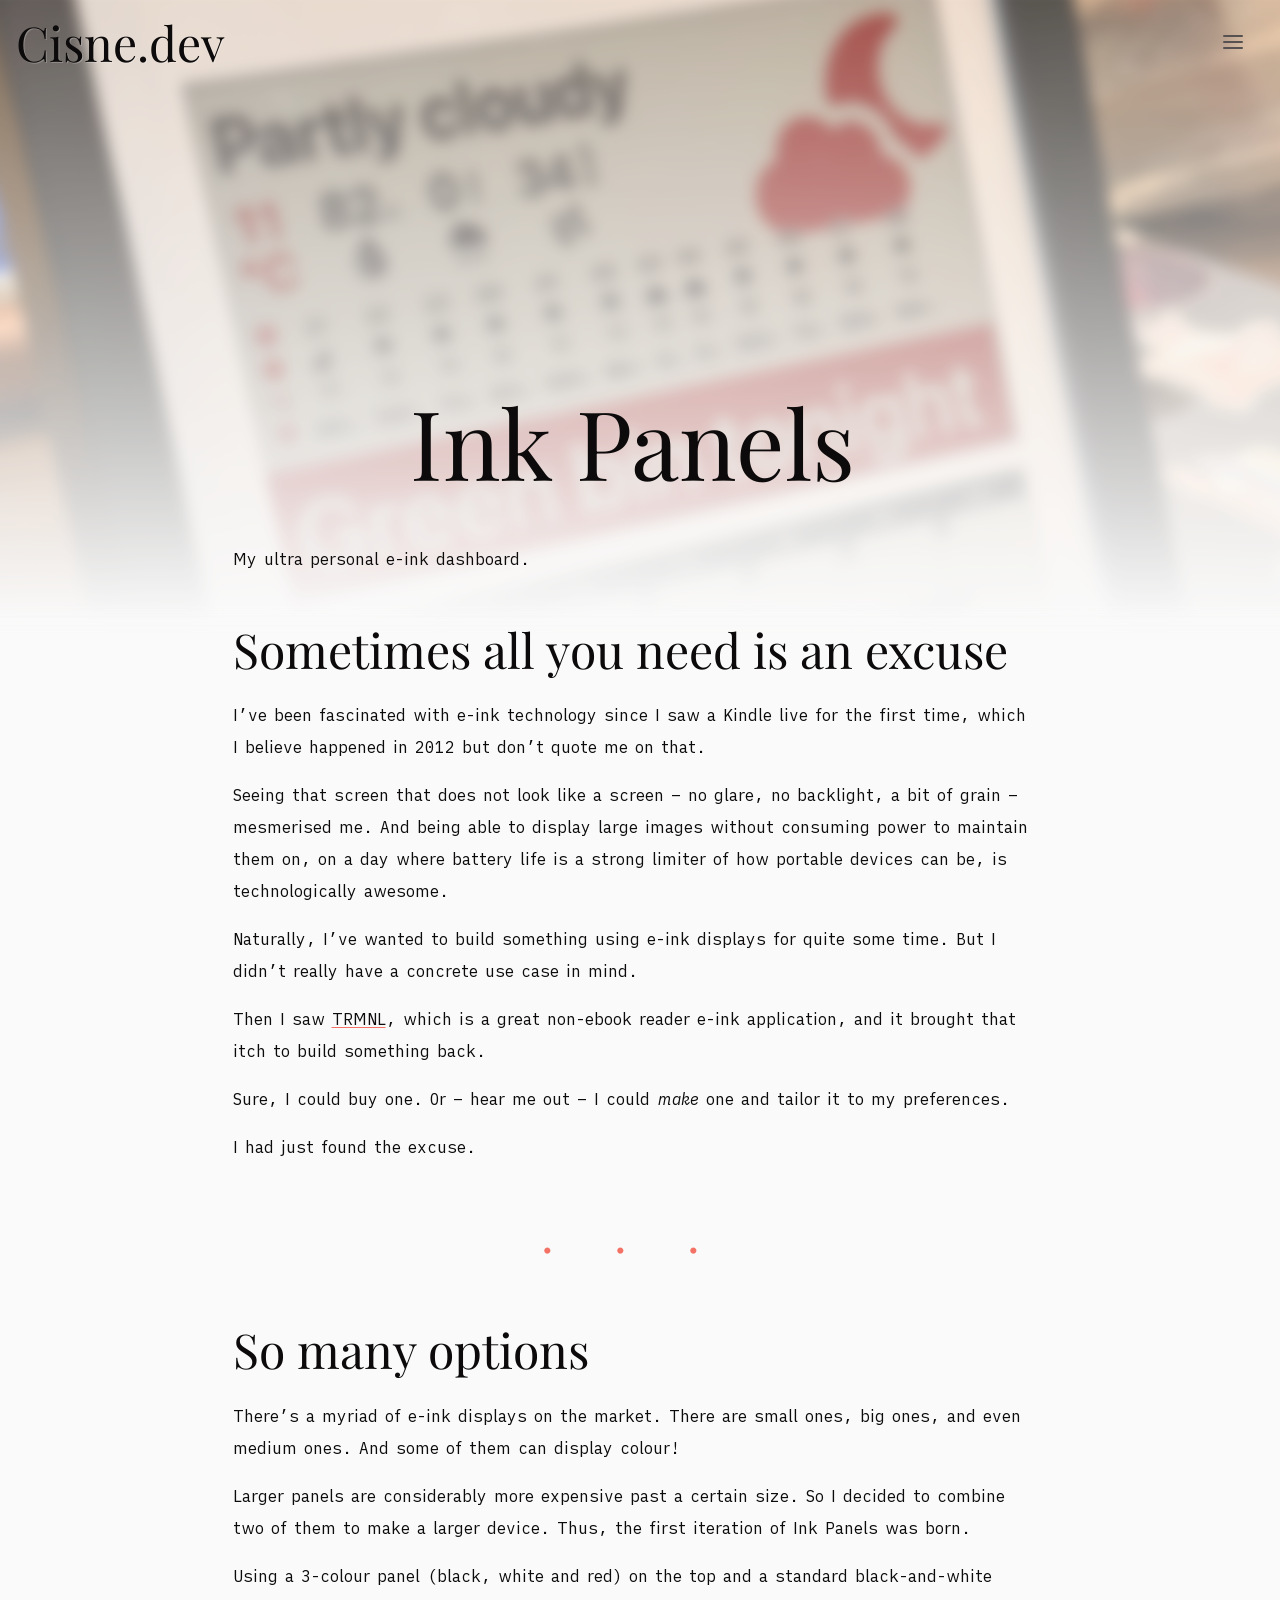
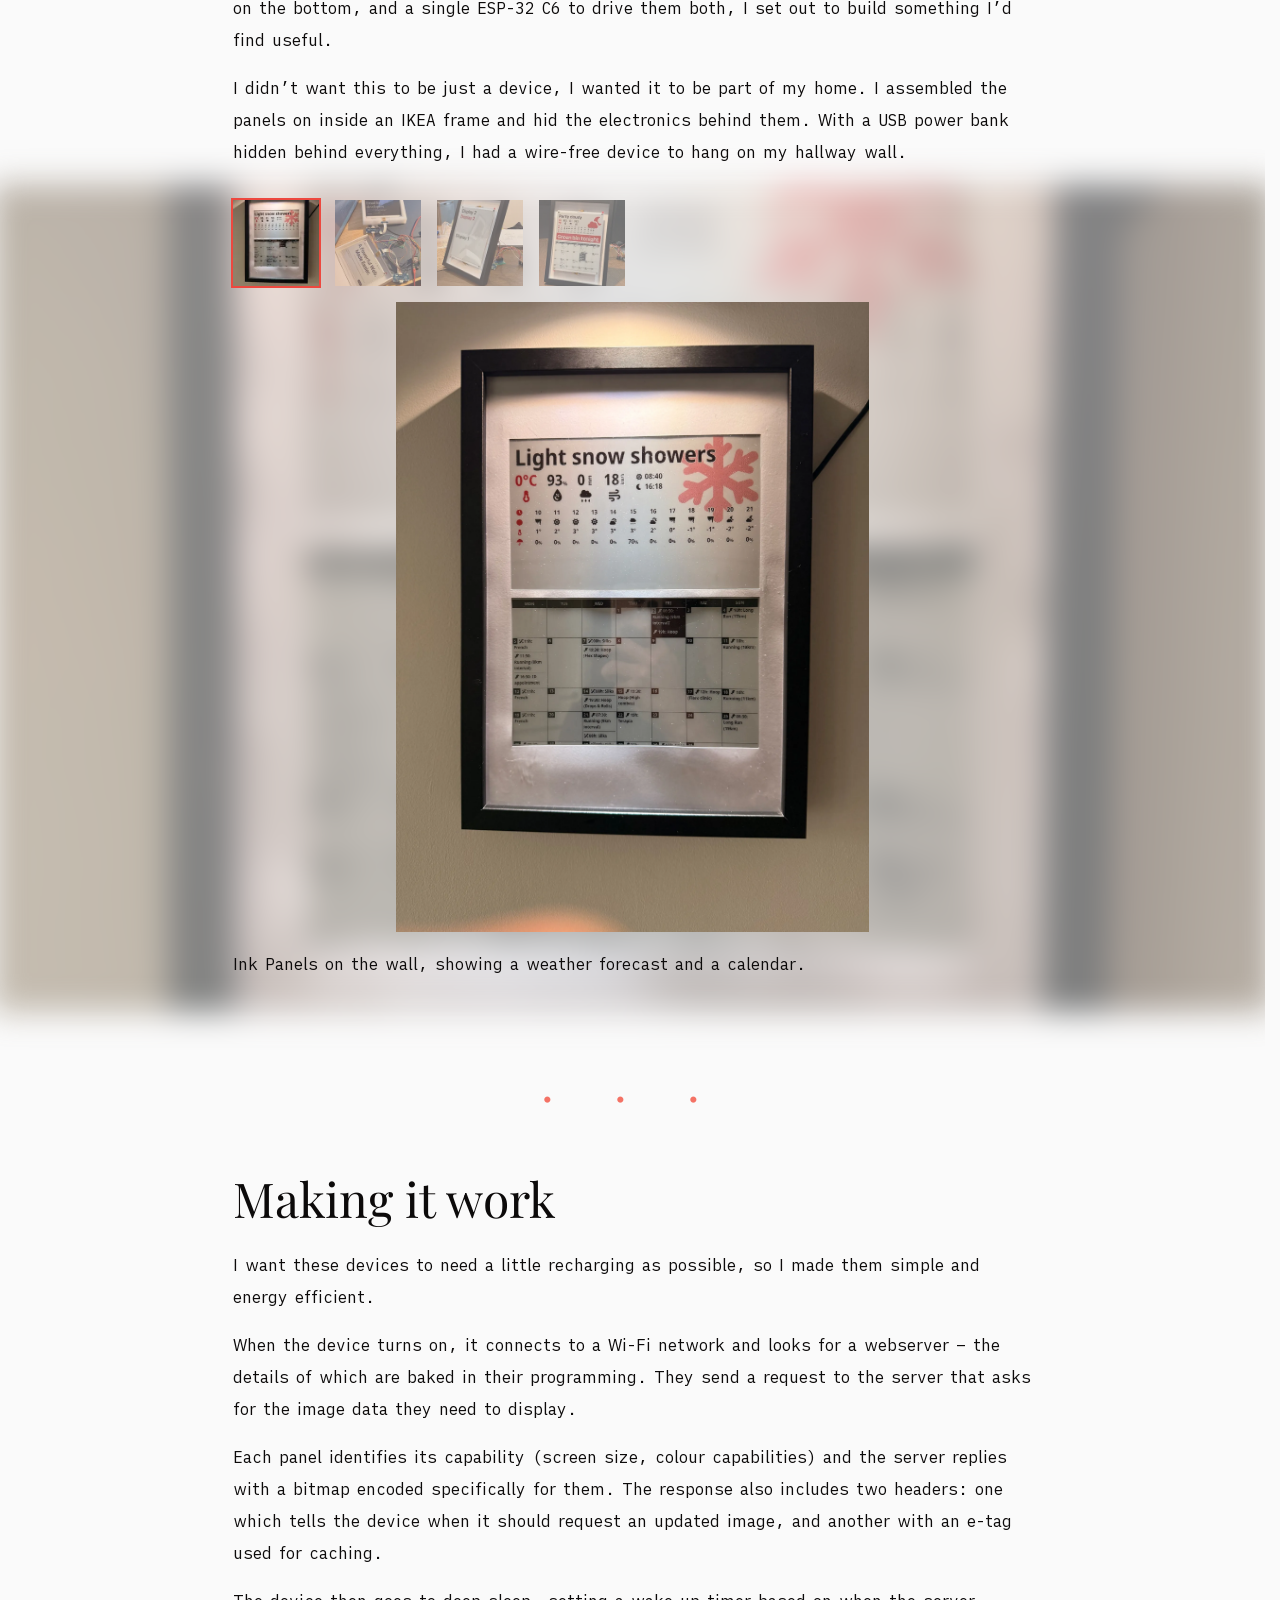
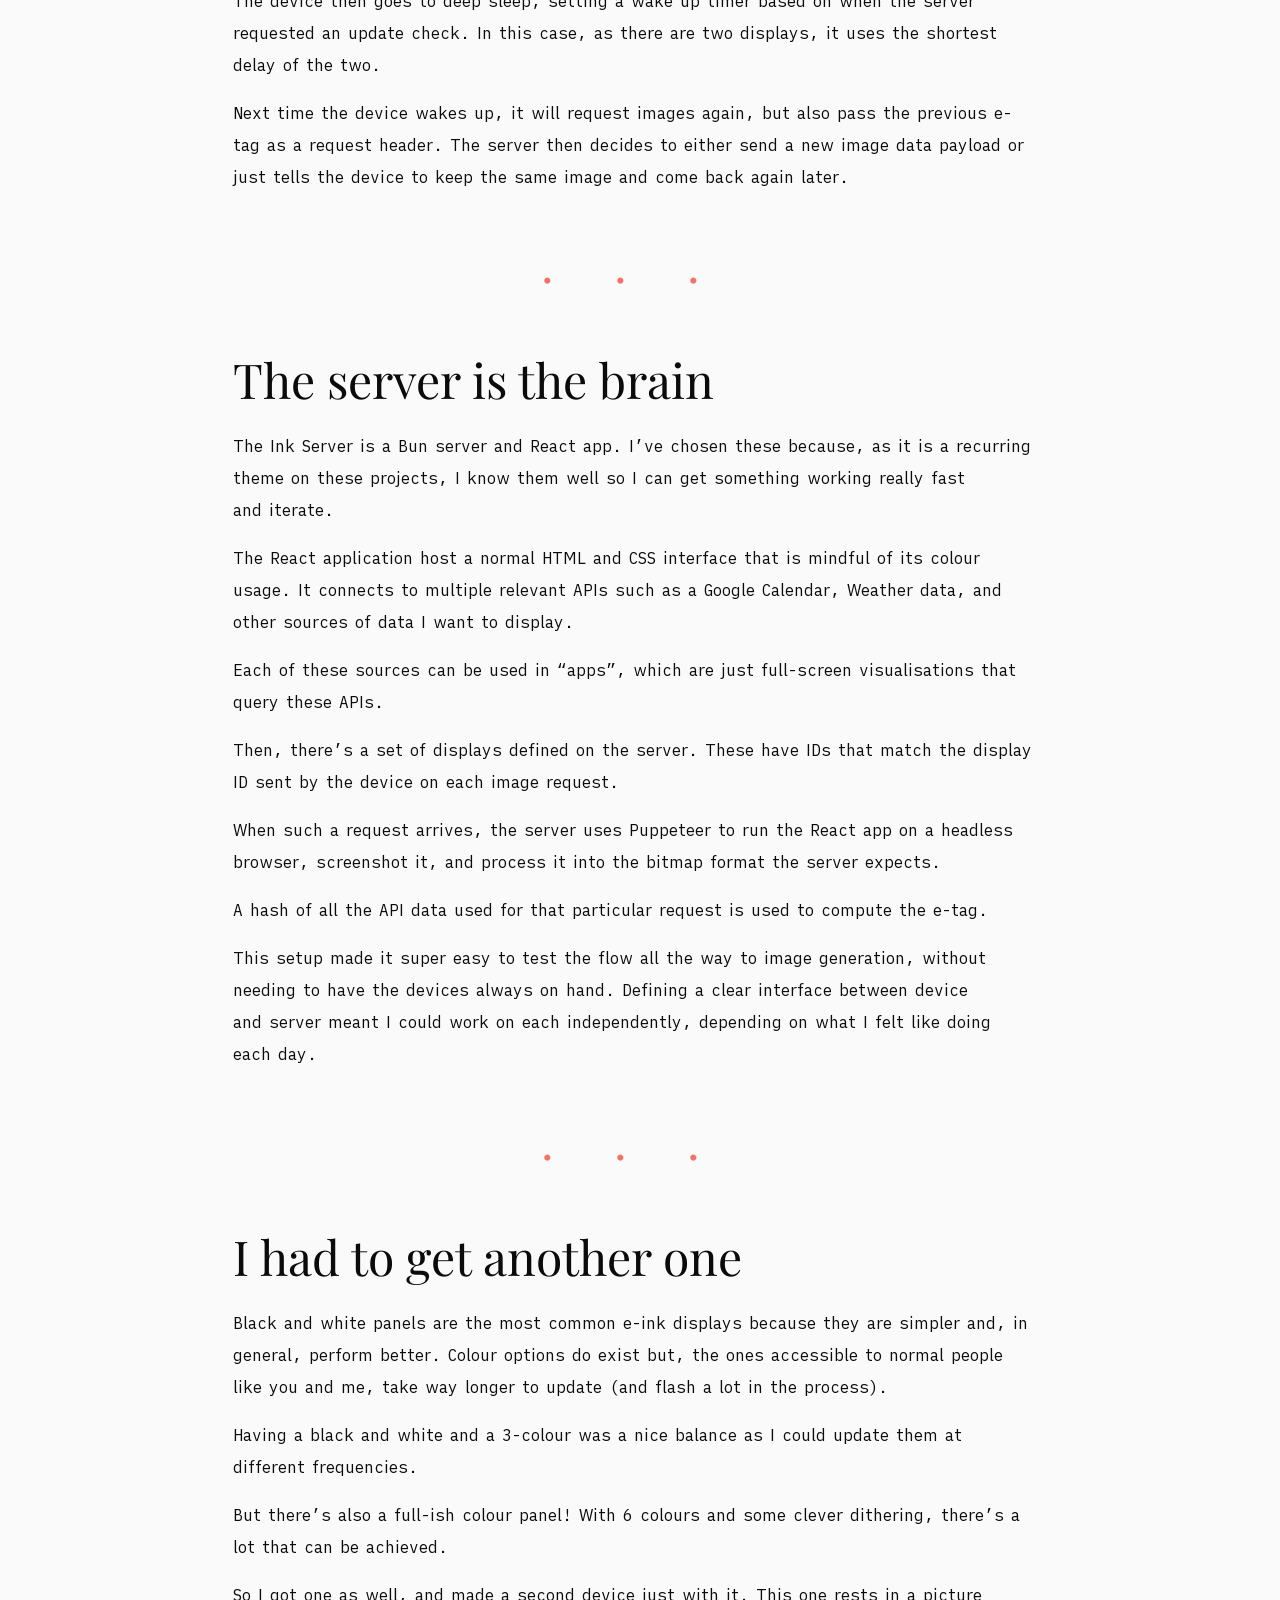
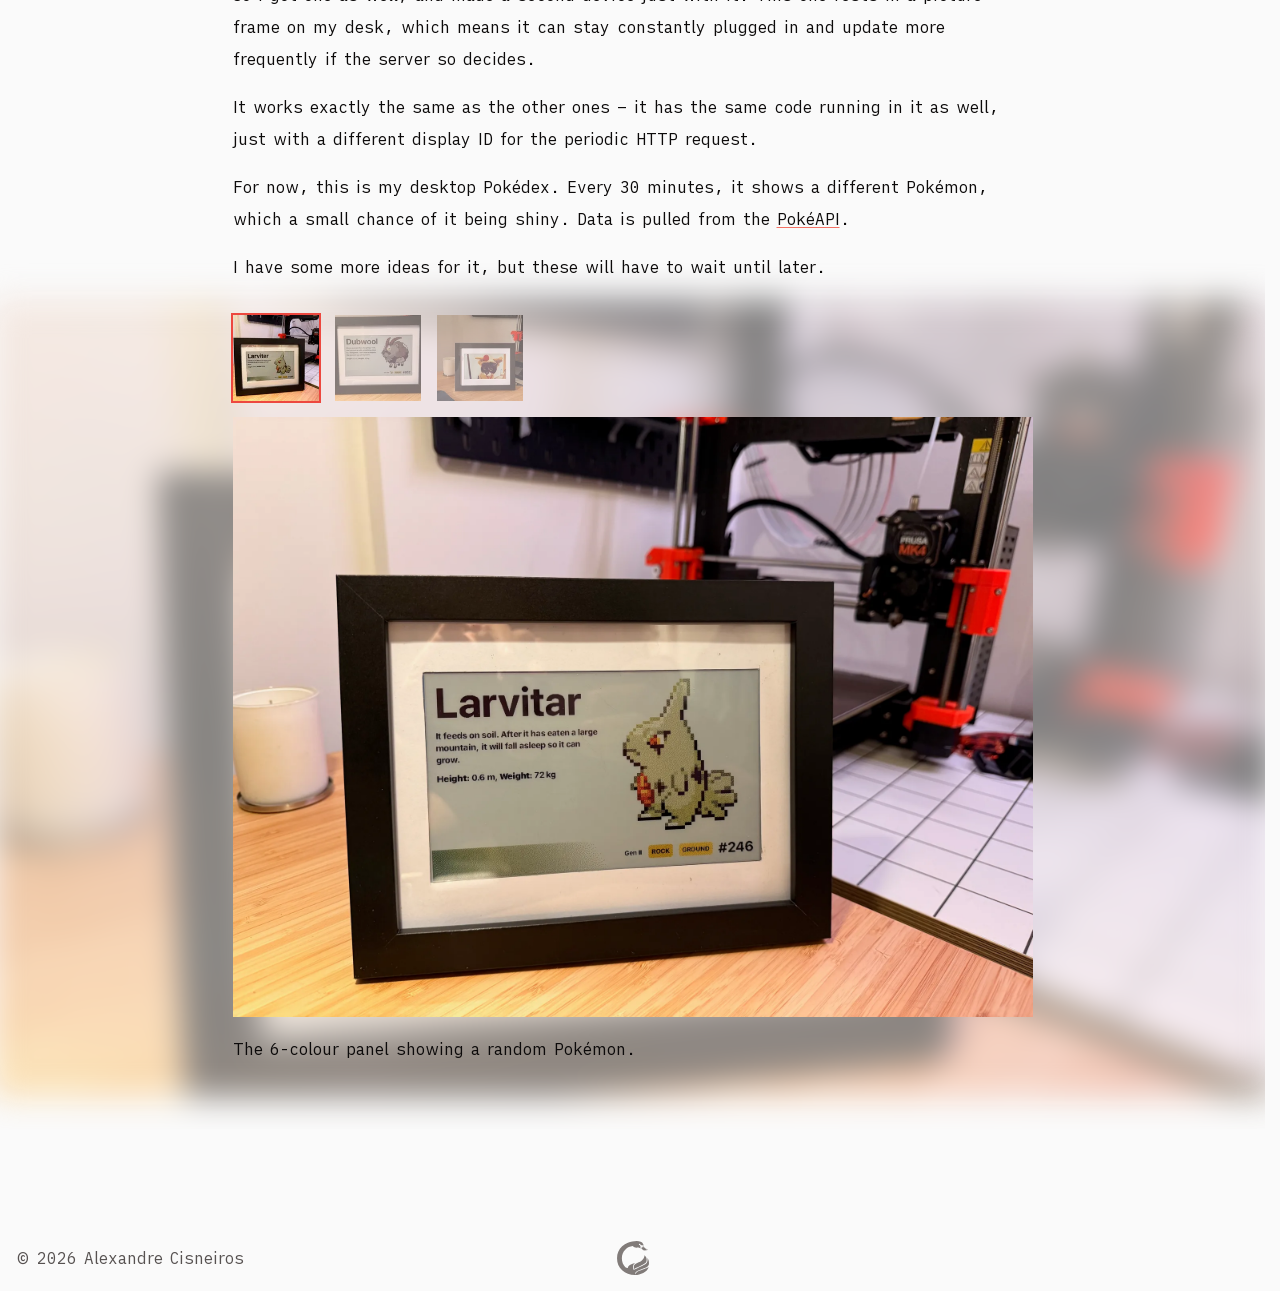
<file: projects/ink-panels/index.html>
<!DOCTYPE html><html lang="en" data-astro-cid-ju4pidww><head><meta charset="utf-8"><meta name="viewport" content="width=device-width"><link rel="icon" type="image/svg+xml" href="/favicon.svg"><link rel="icon" href="/favicon.ico"><meta name="generator" content="Astro v7.1.6"><style>@font-face{font-family:"iA Writer Quattro-04d000c46885c264";src:url("/_astro/fonts/65a369bfc12ce9ce.ttf") format("truetype");font-display:swap;font-weight:100..900;font-style:normal;}@font-face{font-family:"iA Writer Quattro-04d000c46885c264";src:url("/_astro/fonts/1f75ec9313660966.ttf") format("truetype");font-display:swap;font-weight:100..900;font-style:italic;}@font-face{font-family:"iA Writer Quattro-04d000c46885c264 fallback: Arial";src:local("Arial");font-display:swap;font-weight:100..900;font-style:normal;size-adjust:120.906%;ascent-override:84.7766%;descent-override:22.7449%;line-gap-override:0%;}@font-face{font-family:"iA Writer Quattro-04d000c46885c264 fallback: Arial";src:local("Arial");font-display:swap;font-weight:100..900;font-style:italic;size-adjust:120.906%;ascent-override:84.7766%;descent-override:22.7449%;line-gap-override:0%;}:root{--font-ia-writer-quattro:"iA Writer Quattro-04d000c46885c264","iA Writer Quattro-04d000c46885c264 fallback: Arial",sans-serif;}</style><style>@font-face{font-family:"Playfair Display-629b9c49bf484835";src:url("/_astro/fonts/04d2c9268c88a8b9.ttf") format("truetype");font-display:swap;font-weight:100..900;font-style:normal;}@font-face{font-family:"Playfair Display-629b9c49bf484835";src:url("/_astro/fonts/59d75a6d3a49e634.ttf") format("truetype");font-display:swap;font-weight:100..900;font-style:italic;}@font-face{font-family:"Playfair Display-629b9c49bf484835 fallback: Arial";src:local("Arial");font-display:swap;font-weight:100..900;font-style:normal;size-adjust:101.3906%;ascent-override:106.716%;descent-override:24.7558%;line-gap-override:0%;}@font-face{font-family:"Playfair Display-629b9c49bf484835 fallback: Arial";src:local("Arial");font-display:swap;font-weight:100..900;font-style:italic;size-adjust:101.3906%;ascent-override:106.716%;descent-override:24.7558%;line-gap-override:0%;}:root{--font-playfair-display:"Playfair Display-629b9c49bf484835","Playfair Display-629b9c49bf484835 fallback: Arial",sans-serif;}</style><title>Ink Panels · Cisne.dev</title><meta name="description" content="My ultra personal e-ink dashboard."><meta property="og:image" content="https://cisne.dev/og/projects/ink-panels.png"><style>.prose-container[data-astro-cid-emcrexxf]{max-width:var(--prose-container-max-width);margin:0 auto}.prose-container[data-astro-cid-emcrexxf] h1,.prose-container[data-astro-cid-emcrexxf] h2,.prose-container[data-astro-cid-emcrexxf] h3,.prose-container[data-astro-cid-emcrexxf] h4,.prose-container[data-astro-cid-emcrexxf] h5,.prose-container[data-astro-cid-emcrexxf] h6{font-family:var(--font-serif);margin:1em 0 .5em}.prose-container[data-astro-cid-emcrexxf] h1{text-align:center;margin-top:3em;font-size:3.5rem}@media (width>=48rem){.prose-container[data-astro-cid-emcrexxf] h1{font-size:6rem}}.prose-container[data-astro-cid-emcrexxf] h2{font-size:3rem}.prose-container[data-astro-cid-emcrexxf] h3{font-size:2rem}.prose-container[data-astro-cid-emcrexxf] h4,.prose-container[data-astro-cid-emcrexxf] h5,.prose-container[data-astro-cid-emcrexxf] h6{font-size:1.5rem}.prose-container[data-astro-cid-emcrexxf] p{margin:0 0 1em;line-height:2}.prose-container[data-astro-cid-emcrexxf] strong{font-weight:600}.prose-container[data-astro-cid-emcrexxf] a{-webkit-text-decoration:underline 1px var(--color-primary-400);text-decoration:underline 1px var(--color-primary-400);text-underline-offset:2px;transition:all .3s ease-out}.prose-container[data-astro-cid-emcrexxf] a:hover{color:var(--color-primary);text-decoration-color:#0000}.prose-container[data-astro-cid-emcrexxf] ul,.prose-container[data-astro-cid-emcrexxf] ol{margin:0 0 0 1em;list-style-position:inside}.prose-container[data-astro-cid-emcrexxf] ul{list-style-type:disc}.prose-container[data-astro-cid-emcrexxf] ol{list-style-type:decimal}.prose-container[data-astro-cid-emcrexxf] li{margin-bottom:.5em;line-height:2}.prose-container[data-astro-cid-emcrexxf] pre.astro-code{border-radius:.5rem;padding:1rem}.prose-container[data-astro-cid-emcrexxf] blockquote{color:var(--color-muted);border-left:.25rem solid var(--color-primary-400);margin:1em 0;padding-left:1rem;font-style:italic}.prose-container[data-astro-cid-emcrexxf] h2:not(:first-of-type):before{content:"· · ·";width:100%;color:var(--color-primary-400);letter-spacing:.5em;text-box-trim:trim-both;text-box-edge:cap alphabetic;text-align:center;margin:3.5rem auto;line-height:1em;display:block}#poster-image-background[data-astro-cid-ihjppmzx]{filter:blur(.45rem);opacity:.75;z-index:-1;width:120%;height:40rem;transform:translateY(calc(var(--scroll-y,0) * -.2));background-position:top;background-repeat:no-repeat;background-size:cover;position:fixed;top:-1rem;left:-10%}#poster-image-background[data-astro-cid-ihjppmzx]:after{content:"";background:linear-gradient(to bottom, transparent 0%, var(--color-background) 100%);width:100%;height:100%;position:absolute;top:0;left:0}
</style><link rel="stylesheet" href="/_astro/Layout.DhqX0-_J.css"><style>.image-gallery[data-astro-cid-6hnplzgk]{grid-template-columns:1fr;gap:1rem;margin-bottom:1rem;padding:1rem 0;display:grid;position:relative}.background[data-astro-cid-6hnplzgk]{background-color:var(--color-muted);filter:blur(1rem);opacity:.5;z-index:-1;background-position:50%;background-size:cover;width:100vw;height:100%;position:absolute;left:calc(50% - 50vw)}.current-image[data-astro-cid-6hnplzgk]{max-width:100%;aspect-ratio:var(--aspect-ratio);-o-object-fit:contain;object-fit:contain;max-height:70vh;margin:0 auto}ul[data-astro-cid-6hnplzgk].image-list{grid-template-columns:repeat(auto-fill,minmax(5rem,1fr));justify-content:flex-start;gap:1rem;margin:0;list-style:none;display:grid}ul[data-astro-cid-6hnplzgk].image-list li[data-astro-cid-6hnplzgk]{aspect-ratio:1;cursor:pointer;opacity:.5;background-position:50%;background-size:cover;outline:2px solid #0000;width:100%;margin:0;transition:all .3s ease-out,outline .3s ease-out;display:block}.active[data-astro-cid-6hnplzgk]:is(ul.image-list li){opacity:1;outline-color:var(--color-primary)}
</style></head><body data-astro-cid-ju4pidww><nav id="site-header" data-astro-cid-ihije3mh><div class="resizer-content" data-astro-cid-ihije3mh><h1 data-astro-cid-ihije3mh><a href="/" data-astro-cid-ihije3mh>Cisne.dev</a></h1><div id="heading-scroll-spy-target" aria-hidden="true" data-astro-cid-ihije3mh></div><div id="menu-container" data-astro-cid-ihije3mh><ul data-astro-cid-ihije3mh><li data-astro-cid-ihije3mh><a href="/me" data-astro-cid-ihije3mh>Who?</a></li></ul><button class="toggle" aria-label="Toggle menu" data-astro-cid-ihije3mh><svg class="menu-icon" viewBox="0 0 24 24" width="100%" height="100%" aria-label="Toggle menu" data-astro-cid-ihije3mh><line class="top" x1="3" y1="6" x2="21" y2="6" data-astro-cid-ihije3mh></line><line class="middle" x1="3" y1="12" x2="21" y2="12" data-astro-cid-ihije3mh></line><line class="bottom" x1="3" y1="18" x2="21" y2="18" data-astro-cid-ihije3mh></line></svg></button></div></div></nav><script type="module">var e=document.querySelector(`#menu-container .toggle`),t=document.querySelector(`#menu-container`);e?.addEventListener(`click`,()=>{t?.classList.toggle(`open`)});var n=document.querySelector(`#site-header`),r=n.querySelector(`.resizer-content`);new ResizeObserver(()=>{n.style.setProperty(`--height`,`${r.offsetHeight}px`)}).observe(r);</script><div id="root" data-astro-cid-ju4pidww><div id="poster-image-background" style="background-image: url(/_astro/ink-panels.C1XkzJ4C.jpg)" data-astro-cid-ihjppmzx></div><main class="prose-container" data-astro-cid-emcrexxf="true">
<h1 id="ink-panels">Ink Panels</h1>
<p>My ultra personal e-ink dashboard.</p>
<h2 id="sometimes-all-you-need-is-an-excuse">Sometimes all you need is an excuse</h2>
<p>I’ve been fascinated with e-ink technology since I saw a Kindle live for the first time, which I believe happened in 2012 but don’t quote me on that.</p>
<p>Seeing that screen that does not look like a screen – no glare, no backlight, a bit of grain – mesmerised me. And being able to display large images without consuming power to maintain them on, on a day where battery life is a strong limiter of how portable devices can be, is technologically awesome.</p>
<p>Naturally, I’ve wanted to build something using e-ink displays for quite some time. But I didn’t really have a concrete use case in mind.</p>
<p>Then I saw <a href="https://trmnl.com/">TRMNL</a>, which is a great non-ebook reader e-ink application, and it brought that itch to build something back.</p>
<p>Sure, I could buy one. Or – hear me out – I could <em>make</em> one and tailor it to my preferences.</p>
<p>I had just found the excuse.</p>
<h2 id="so-many-options">So many options</h2>
<p>There’s a myriad of e-ink displays on the market. There are small ones, big ones, and even medium ones. And some of them can display colour!</p>
<p>Larger panels are considerably more expensive past a certain size. So I decided to combine two of them to make a larger device. Thus, the first iteration of Ink Panels was born.</p>
<p>Using a 3-colour panel (black, white and red) on the top and a standard black-and-white on the bottom, and a single ESP-32 C6 to drive them both, I set out to build something I’d find useful.</p>
<p>I didn’t want this to be just a device, I wanted it to be part of my home. I assembled the panels on inside an IKEA frame and hid the electronics behind them. With a USB power bank hidden behind everything, I had a wire-free device to hang on my hallway wall.</p>
<link rel="preload" as="image" href="/_astro/ink-panels-wall-0.DGmBdsIw_Z29YUTe.webp"><link rel="preload" as="image" href="/_astro/ink-panels-wall-1.B4Y8X8KY_2hl1Cv.webp"><link rel="preload" as="image" href="/_astro/ink-panels-wall-2.Drl7VRtX_Z1qrc7q.webp"><link rel="preload" as="image" href="/_astro/ink-panels-wall-3.H01SkEnV_Z2qGBdB.webp"><div class="image-gallery" style="--aspect-ratio: 0.75" data-astro-cid-6hnplzgk><div class="background" style="background-image:url(/_astro/ink-panels-wall-0.DGmBdsIw.jpg)" data-astro-cid-6hnplzgk></div><ul class="image-list" data-astro-cid-6hnplzgk><li data-src="/_astro/ink-panels-wall-0.DGmBdsIw_Z29YUTe.webp" data-alt="Ink Panels on the wall, showing a weather forecast and a calendar." class="active" style="background-image: url(/_astro/ink-panels-wall-0.DGmBdsIw_2gPjK6.webp)" data-astro-cid-6hnplzgk></li><li data-src="/_astro/ink-panels-wall-1.B4Y8X8KY_2hl1Cv.webp" data-alt="It took some time to get a single ESP-32 to reliably drive both panels." class style="background-image: url(/_astro/ink-panels-wall-1.B4Y8X8KY_1Uz52X.webp)" data-astro-cid-6hnplzgk></li><li data-src="/_astro/ink-panels-wall-2.Drl7VRtX_Z1qrc7q.webp" data-alt="Then came the time to start assembling them into something that looks like a finished product." class style="background-image: url(/_astro/ink-panels-wall-2.Drl7VRtX_Z1iQCbp.webp)" data-astro-cid-6hnplzgk></li><li data-src="/_astro/ink-panels-wall-3.H01SkEnV_Z2qGBdB.webp" data-alt="This is what it looked like without the front cover and some mock data on the screens." class style="background-image: url(/_astro/ink-panels-wall-3.H01SkEnV_1LhhyJ.webp)" data-astro-cid-6hnplzgk></li></ul><img class="current-image" src="/_astro/ink-panels-wall-0.DGmBdsIw_Z29YUTe.webp" alt="Ink Panels on the wall, showing a weather forecast and a calendar." data-astro-cid-6hnplzgk><p class="current-alt" data-astro-cid-6hnplzgk>Ink Panels on the wall, showing a weather forecast and a calendar.</p></div><script type="module">var e=document.querySelectorAll(`.image-gallery`);function t(e){let t=e.querySelector(`.current-image`),n=e.querySelector(`.current-alt`),r=e.querySelectorAll(`.image-list li`),i=e.querySelector(`.background`);r.forEach(e=>{e.addEventListener(`click`,()=>{let a=e.dataset.src,o=e.dataset.alt||``;r.forEach(e=>e.classList.remove(`active`)),e.classList.add(`active`),a&&(t.src=a,t.alt=o,n.textContent=o,i.style.backgroundImage=`url(${a})`)})})}window.addEventListener(`load`,()=>{e?.forEach(e=>{e instanceof HTMLElement&&t(e)})});</script>
<h2 id="making-it-work">Making it work</h2>
<p>I want these devices to need a little recharging as possible, so I made them simple and energy efficient.</p>
<p>When the device turns on, it connects to a Wi-Fi network and looks for a webserver – the details of which are baked in their programming. They send a request to the server that asks for the image data they need to display.</p>
<p>Each panel identifies its capability (screen size, colour capabilities) and the server replies with a bitmap encoded specifically for them. The response also includes two headers: one which tells the device when it should request an updated image, and another with an e-tag used for caching.</p>
<p>The device then goes to deep sleep, setting a wake up timer based on when the server requested an update check. In this case, as there are two displays, it uses the shortest delay of the two.</p>
<p>Next time the device wakes up, it will request images again, but also pass the previous e-tag as a request header. The server then decides to either send a new image data payload or just tells the device to keep the same image and come back again later.</p>
<h2 id="the-server-is-the-brain">The server is the brain</h2>
<p>The Ink Server is a Bun server and React app. I’ve chosen these because, as it is a recurring theme on these projects, I know them well so I can get something working really fast and iterate.</p>
<p>The React application host a normal HTML and CSS interface that is mindful of its colour usage. It connects to multiple relevant APIs such as a Google Calendar, Weather data, and other sources of data I want to display.</p>
<p>Each of these sources can be used in “apps”, which are just full-screen visualisations that query these APIs.</p>
<p>Then, there’s a set of displays defined on the server. These have IDs that match the display ID sent by the device on each image request.</p>
<p>When such a request arrives, the server uses Puppeteer to run the React app on a headless browser, screenshot it, and process it into the bitmap format the server expects.</p>
<p>A hash of all the API data used for that particular request is used to compute the e-tag.</p>
<p>This setup made it super easy to test the flow all the way to image generation, without needing to have the devices always on hand. Defining a clear interface between device and server meant I could work on each independently, depending on what I felt like doing each day.</p>
<h2 id="i-had-to-get-another-one">I had to get another one</h2>
<p>Black and white panels are the most common e-ink displays because they are simpler and, in general, perform better. Colour options do exist but, the ones accessible to normal people like you and me, take way longer to update (and flash a lot in the process).</p>
<p>Having a black and white and a 3-colour was a nice balance as I could update them at different frequencies.</p>
<p>But there’s also a full-ish colour panel! With 6 colours and some clever dithering, there’s a lot that can be achieved.</p>
<p>So I got one as well, and made a second device just with it. This one rests in a picture frame on my desk, which means it can stay constantly plugged in and update more frequently if the server so decides.</p>
<p>It works exactly the same as the other ones – it has the same code running in it as well, just with a different display ID for the periodic HTTP request.</p>
<p>For now, this is my desktop Pokédex. Every 30 minutes, it shows a different Pokémon, which a small chance of it being shiny. Data is pulled from the <a href="https://pokeapi.co/">PokéAPI</a>.</p>
<p>I have some more ideas for it, but these will have to wait until later.</p>
<link rel="preload" as="image" href="/_astro/ink-panels-desk-0.BfDillSU_Z1kHhex.webp"><link rel="preload" as="image" href="/_astro/ink-panels-desk-1.C7bKgAP4_ZY4zlE.webp"><link rel="preload" as="image" href="/_astro/ink-panels-desk-2.1c2Ee6Og_16FAEe.webp"><div class="image-gallery" style="--aspect-ratio: 1.3333333333333333" data-astro-cid-6hnplzgk><div class="background" style="background-image:url(/_astro/ink-panels-desk-0.BfDillSU.jpg)" data-astro-cid-6hnplzgk></div><ul class="image-list" data-astro-cid-6hnplzgk><li data-src="/_astro/ink-panels-desk-0.BfDillSU_Z1kHhex.webp" data-alt="The 6-colour panel showing a random Pokémon." class="active" style="background-image: url(/_astro/ink-panels-desk-0.BfDillSU_21aOn4.webp)" data-astro-cid-6hnplzgk></li><li data-src="/_astro/ink-panels-desk-1.C7bKgAP4_ZY4zlE.webp" data-alt="There's a small chance of it being shiny!" class style="background-image: url(/_astro/ink-panels-desk-1.C7bKgAP4_Z1zgdwh.webp)" data-astro-cid-6hnplzgk></li><li data-src="/_astro/ink-panels-desk-2.1c2Ee6Og_16FAEe.webp" data-alt="While playing with dithering and colour palettes, I used this lovely picture of my cat dressed up as a reindeer." class style="background-image: url(/_astro/ink-panels-desk-2.1c2Ee6Og_7U5pb.webp)" data-astro-cid-6hnplzgk></li></ul><img class="current-image" src="/_astro/ink-panels-desk-0.BfDillSU_Z1kHhex.webp" alt="The 6-colour panel showing a random Pokémon." data-astro-cid-6hnplzgk><p class="current-alt" data-astro-cid-6hnplzgk>The 6-colour panel showing a random Pokémon.</p></div></main><script type="module">var e=document.getElementById(`heading-scroll-spy-target`),t=document.getElementById(`site-header`),n=Array.from(document.querySelectorAll(`.prose-container h1, .prose-container h2, .prose-container h3`)),r=null;function i(){let i=n.reduce((n,r)=>{let i=t?.offsetHeight??e?.offsetHeight??0,{bottom:a}=r.getBoundingClientRect();return a-(parseFloat(getComputedStyle(r).lineHeight)||0)<=i?r:n},null);if(!i){r=null,e.textContent=``;return}i!==r&&(r=i,e.textContent=i.textContent??``)}window.addEventListener(`scroll`,i,{passive:!0}),i();</script></div><footer data-astro-cid-7lhuyvjk><p data-astro-cid-7lhuyvjk>&copy; 2026 <a href="/me" data-astro-cid-7lhuyvjk>Alexandre Cisneiros</a></p><img aria-hidden="true" src="/favicon.svg" alt="Cisne.dev" width="32" height="32" data-astro-cid-7lhuyvjk></footer></body></html><script type="module">var e=!1;function t(){e||(e=!0,requestAnimationFrame(()=>{e=!1;let t=window.scrollY;document.documentElement.style.setProperty(`--scroll-y`,`${t}px`)}))}window.addEventListener(`scroll`,t,{passive:!0}),window.addEventListener(`load`,t,{passive:!0});</script>
</file>
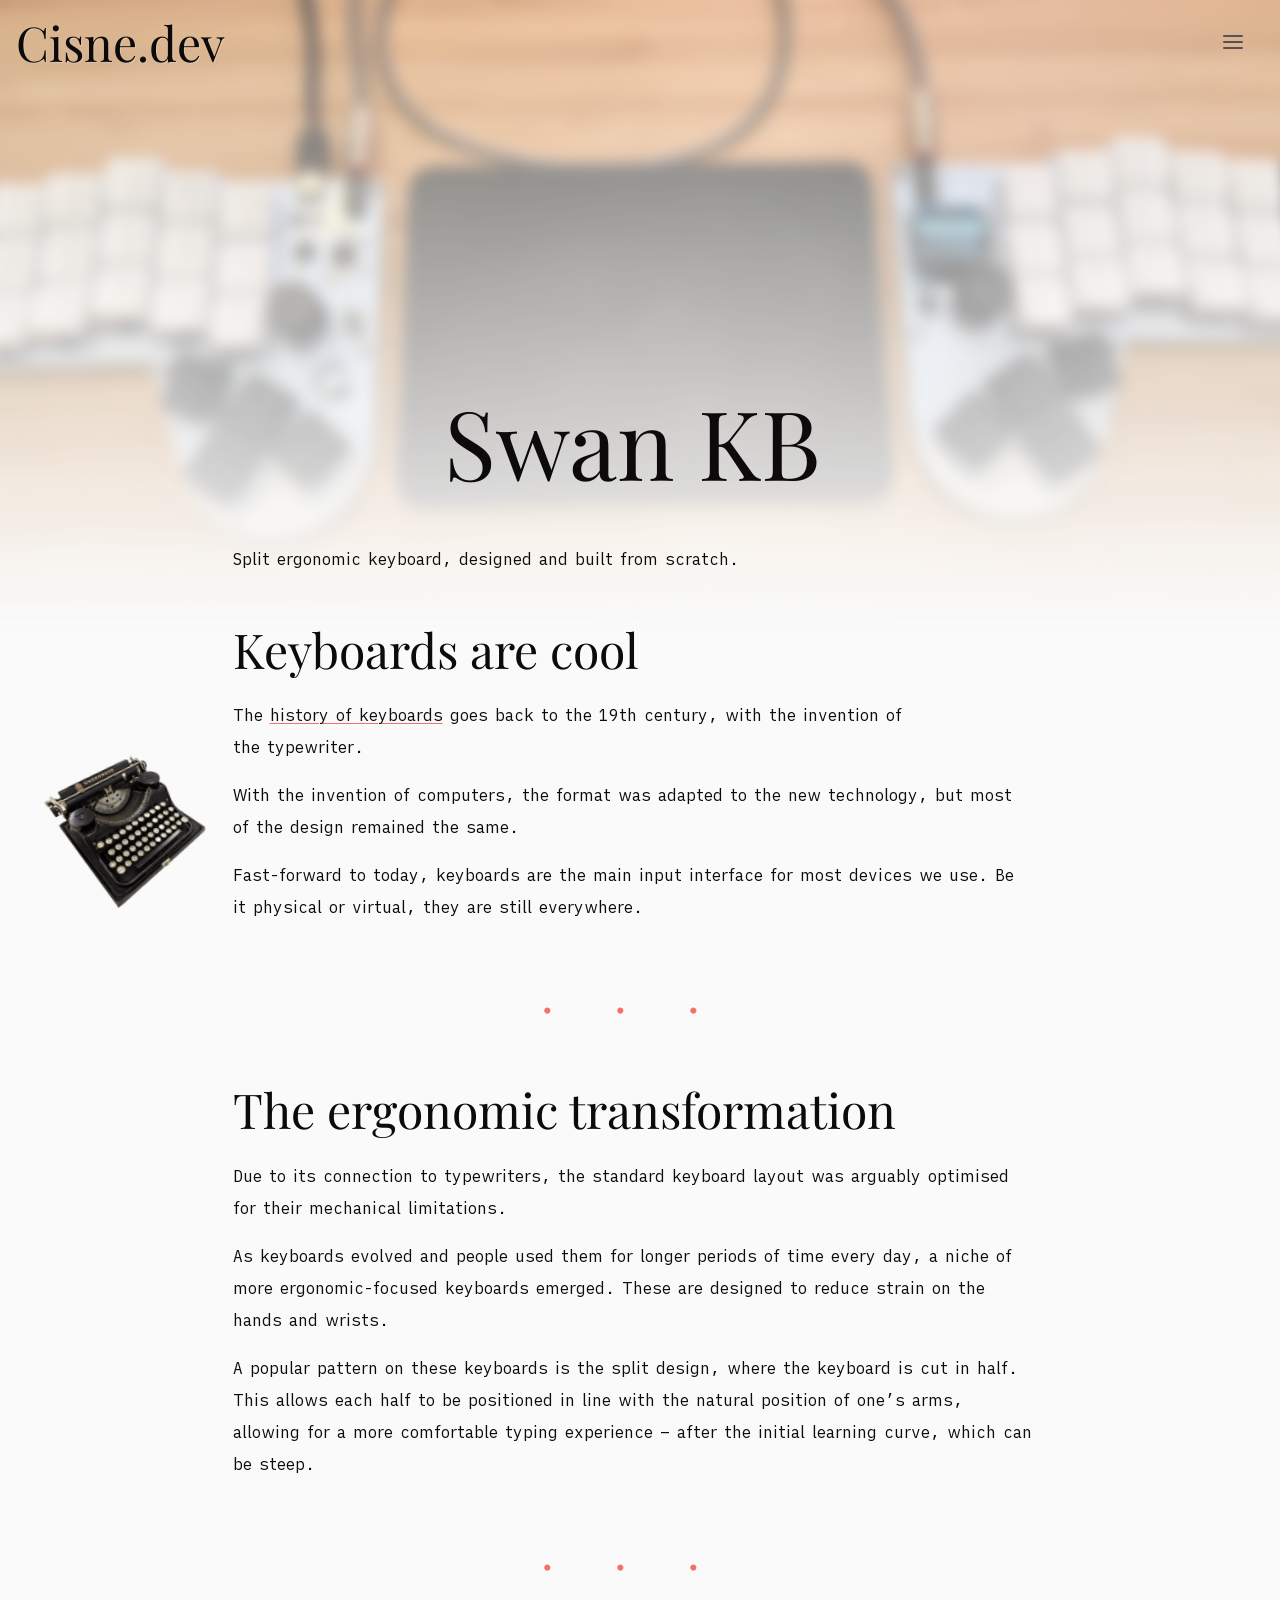
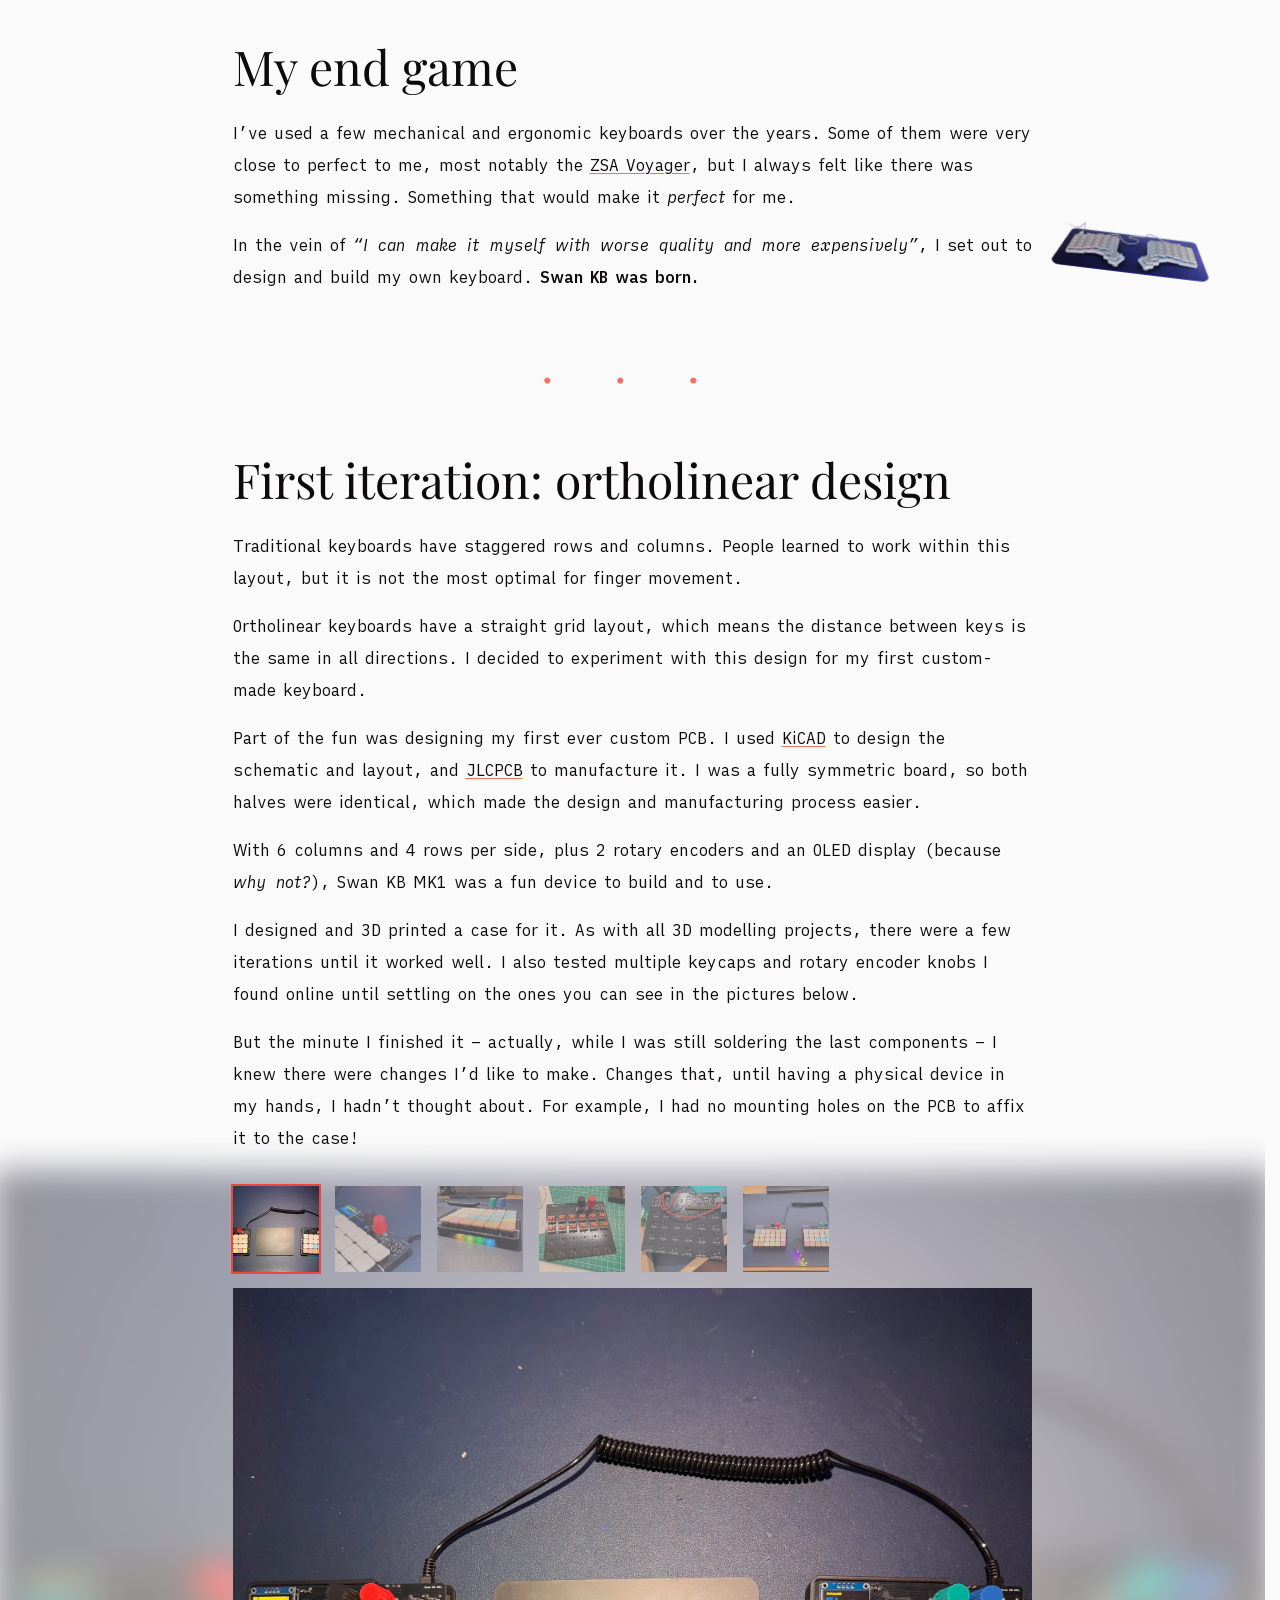
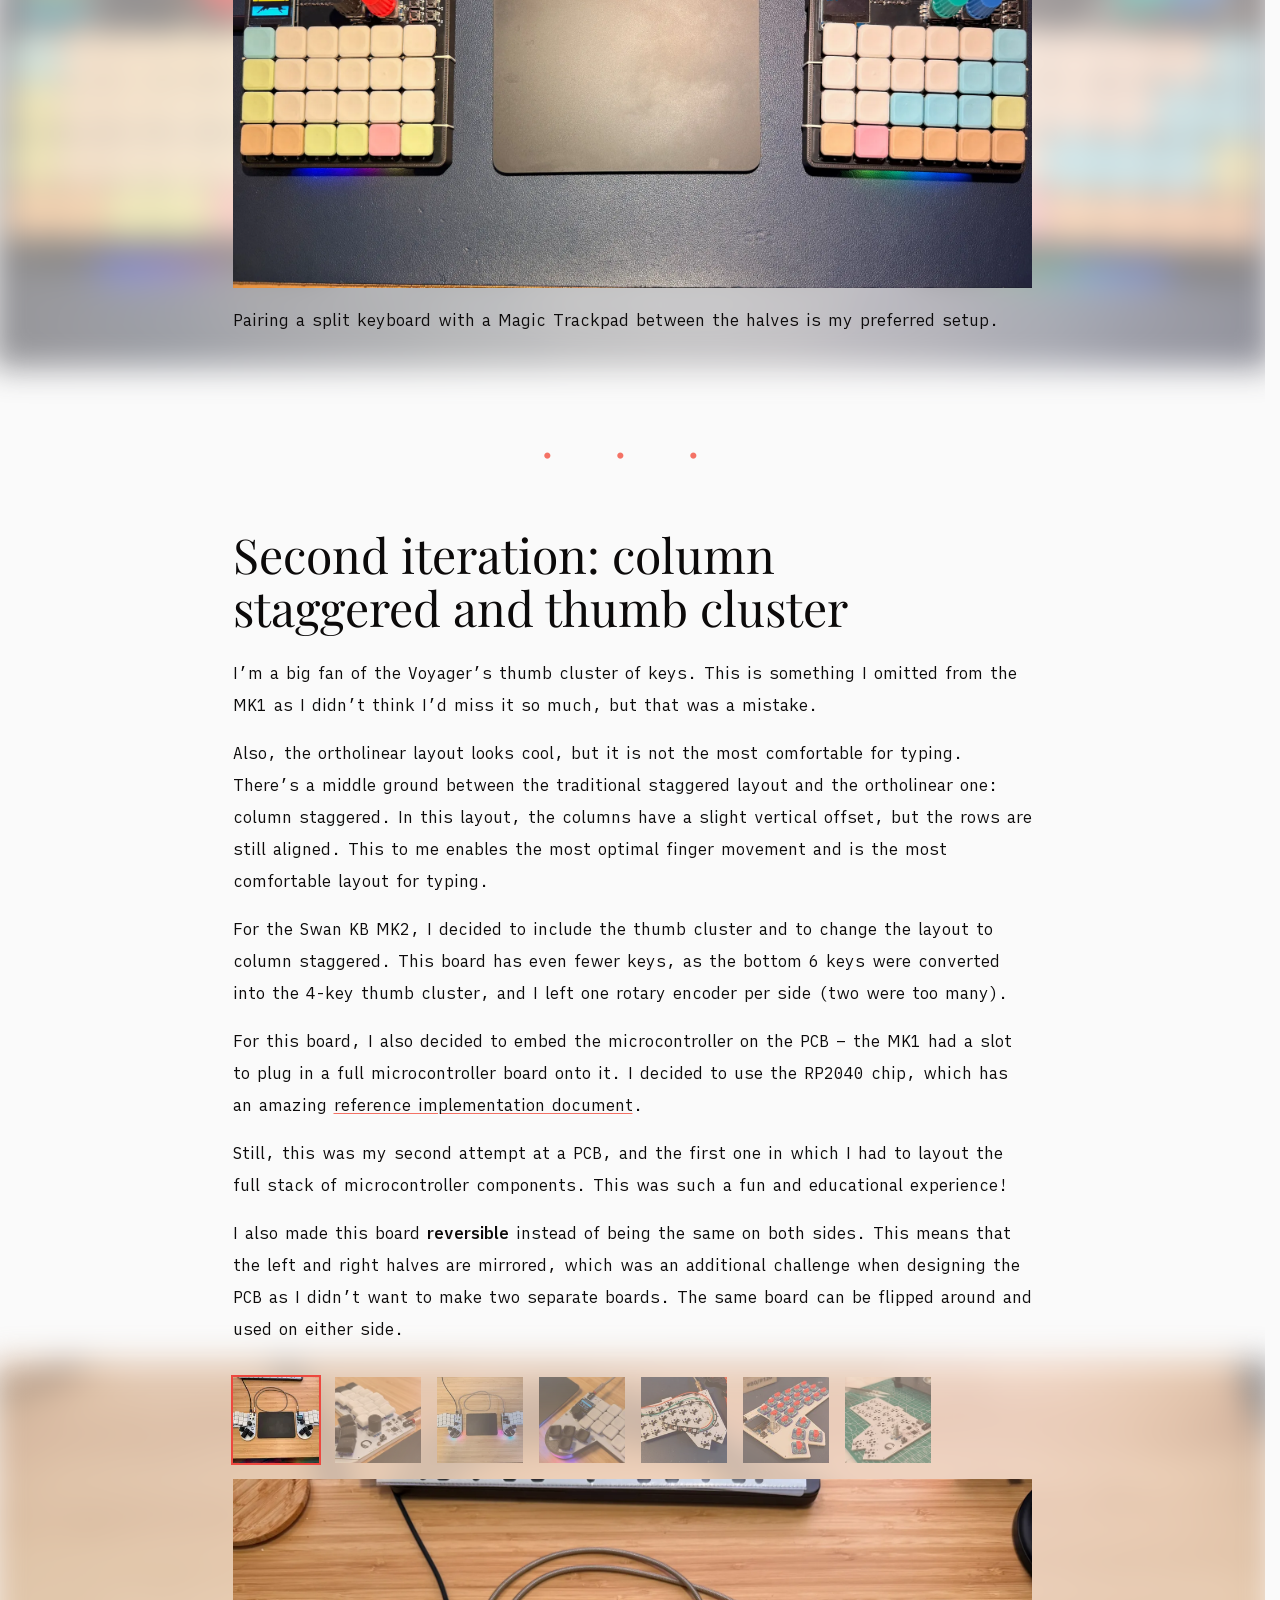
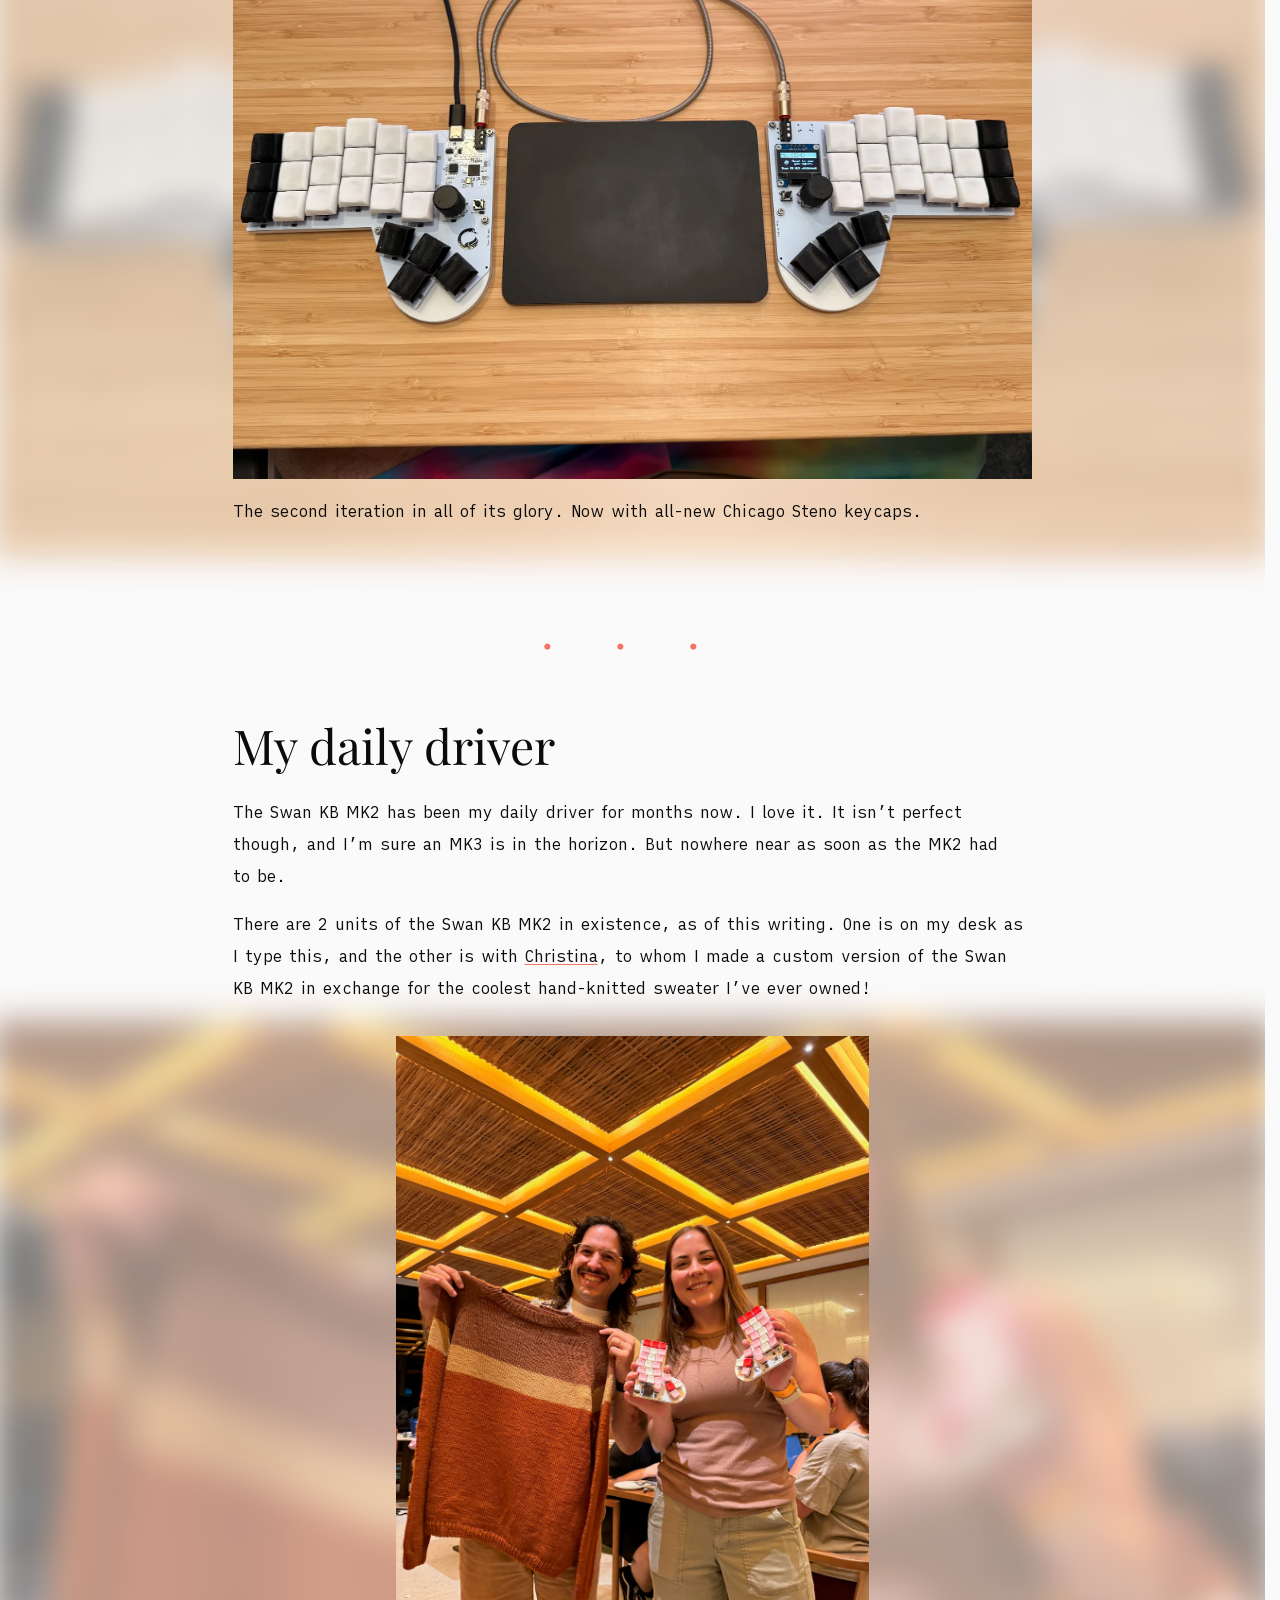
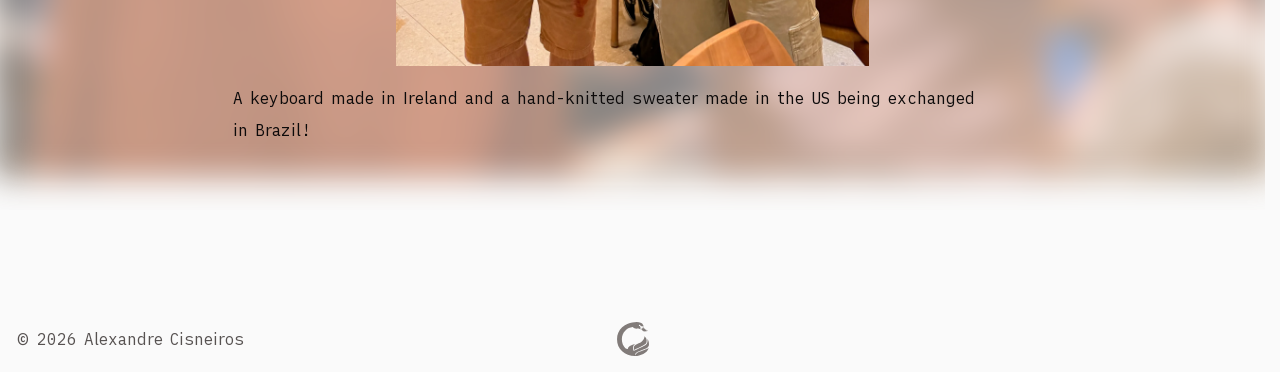
<file: projects/swan-kb/index.html>
<!DOCTYPE html><html lang="en" data-astro-cid-ju4pidww><head><meta charset="utf-8"><meta name="viewport" content="width=device-width"><link rel="icon" type="image/svg+xml" href="/favicon.svg"><link rel="icon" href="/favicon.ico"><meta name="generator" content="Astro v7.1.6"><style>@font-face{font-family:"iA Writer Quattro-04d000c46885c264";src:url("/_astro/fonts/65a369bfc12ce9ce.ttf") format("truetype");font-display:swap;font-weight:100..900;font-style:normal;}@font-face{font-family:"iA Writer Quattro-04d000c46885c264";src:url("/_astro/fonts/1f75ec9313660966.ttf") format("truetype");font-display:swap;font-weight:100..900;font-style:italic;}@font-face{font-family:"iA Writer Quattro-04d000c46885c264 fallback: Arial";src:local("Arial");font-display:swap;font-weight:100..900;font-style:normal;size-adjust:120.906%;ascent-override:84.7766%;descent-override:22.7449%;line-gap-override:0%;}@font-face{font-family:"iA Writer Quattro-04d000c46885c264 fallback: Arial";src:local("Arial");font-display:swap;font-weight:100..900;font-style:italic;size-adjust:120.906%;ascent-override:84.7766%;descent-override:22.7449%;line-gap-override:0%;}:root{--font-ia-writer-quattro:"iA Writer Quattro-04d000c46885c264","iA Writer Quattro-04d000c46885c264 fallback: Arial",sans-serif;}</style><style>@font-face{font-family:"Playfair Display-629b9c49bf484835";src:url("/_astro/fonts/04d2c9268c88a8b9.ttf") format("truetype");font-display:swap;font-weight:100..900;font-style:normal;}@font-face{font-family:"Playfair Display-629b9c49bf484835";src:url("/_astro/fonts/59d75a6d3a49e634.ttf") format("truetype");font-display:swap;font-weight:100..900;font-style:italic;}@font-face{font-family:"Playfair Display-629b9c49bf484835 fallback: Arial";src:local("Arial");font-display:swap;font-weight:100..900;font-style:normal;size-adjust:101.3906%;ascent-override:106.716%;descent-override:24.7558%;line-gap-override:0%;}@font-face{font-family:"Playfair Display-629b9c49bf484835 fallback: Arial";src:local("Arial");font-display:swap;font-weight:100..900;font-style:italic;size-adjust:101.3906%;ascent-override:106.716%;descent-override:24.7558%;line-gap-override:0%;}:root{--font-playfair-display:"Playfair Display-629b9c49bf484835","Playfair Display-629b9c49bf484835 fallback: Arial",sans-serif;}</style><title>Swan KB · Cisne.dev</title><meta name="description" content="Split ergonomic keyboard, designed and built from scratch."><meta property="og:image" content="https://cisne.dev/og/projects/swan-kb.png"><style>.prose-container[data-astro-cid-emcrexxf]{max-width:var(--prose-container-max-width);margin:0 auto}.prose-container[data-astro-cid-emcrexxf] h1,.prose-container[data-astro-cid-emcrexxf] h2,.prose-container[data-astro-cid-emcrexxf] h3,.prose-container[data-astro-cid-emcrexxf] h4,.prose-container[data-astro-cid-emcrexxf] h5,.prose-container[data-astro-cid-emcrexxf] h6{font-family:var(--font-serif);margin:1em 0 .5em}.prose-container[data-astro-cid-emcrexxf] h1{text-align:center;margin-top:3em;font-size:3.5rem}@media (width>=48rem){.prose-container[data-astro-cid-emcrexxf] h1{font-size:6rem}}.prose-container[data-astro-cid-emcrexxf] h2{font-size:3rem}.prose-container[data-astro-cid-emcrexxf] h3{font-size:2rem}.prose-container[data-astro-cid-emcrexxf] h4,.prose-container[data-astro-cid-emcrexxf] h5,.prose-container[data-astro-cid-emcrexxf] h6{font-size:1.5rem}.prose-container[data-astro-cid-emcrexxf] p{margin:0 0 1em;line-height:2}.prose-container[data-astro-cid-emcrexxf] strong{font-weight:600}.prose-container[data-astro-cid-emcrexxf] a{-webkit-text-decoration:underline 1px var(--color-primary-400);text-decoration:underline 1px var(--color-primary-400);text-underline-offset:2px;transition:all .3s ease-out}.prose-container[data-astro-cid-emcrexxf] a:hover{color:var(--color-primary);text-decoration-color:#0000}.prose-container[data-astro-cid-emcrexxf] ul,.prose-container[data-astro-cid-emcrexxf] ol{margin:0 0 0 1em;list-style-position:inside}.prose-container[data-astro-cid-emcrexxf] ul{list-style-type:disc}.prose-container[data-astro-cid-emcrexxf] ol{list-style-type:decimal}.prose-container[data-astro-cid-emcrexxf] li{margin-bottom:.5em;line-height:2}.prose-container[data-astro-cid-emcrexxf] pre.astro-code{border-radius:.5rem;padding:1rem}.prose-container[data-astro-cid-emcrexxf] blockquote{color:var(--color-muted);border-left:.25rem solid var(--color-primary-400);margin:1em 0;padding-left:1rem;font-style:italic}.prose-container[data-astro-cid-emcrexxf] h2:not(:first-of-type):before{content:"· · ·";width:100%;color:var(--color-primary-400);letter-spacing:.5em;text-box-trim:trim-both;text-box-edge:cap alphabetic;text-align:center;margin:3.5rem auto;line-height:1em;display:block}#poster-image-background[data-astro-cid-ihjppmzx]{filter:blur(.45rem);opacity:.75;z-index:-1;width:120%;height:40rem;transform:translateY(calc(var(--scroll-y,0) * -.2));background-position:top;background-repeat:no-repeat;background-size:cover;position:fixed;top:-1rem;left:-10%}#poster-image-background[data-astro-cid-ihjppmzx]:after{content:"";background:linear-gradient(to bottom, transparent 0%, var(--color-background) 100%);width:100%;height:100%;position:absolute;top:0;left:0}
</style><link rel="stylesheet" href="/_astro/Layout.DhqX0-_J.css"><style>.image-gallery[data-astro-cid-6hnplzgk]{grid-template-columns:1fr;gap:1rem;margin-bottom:1rem;padding:1rem 0;display:grid;position:relative}.background[data-astro-cid-6hnplzgk]{background-color:var(--color-muted);filter:blur(1rem);opacity:.5;z-index:-1;background-position:50%;background-size:cover;width:100vw;height:100%;position:absolute;left:calc(50% - 50vw)}.current-image[data-astro-cid-6hnplzgk]{max-width:100%;aspect-ratio:var(--aspect-ratio);-o-object-fit:contain;object-fit:contain;max-height:70vh;margin:0 auto}ul[data-astro-cid-6hnplzgk].image-list{grid-template-columns:repeat(auto-fill,minmax(5rem,1fr));justify-content:flex-start;gap:1rem;margin:0;list-style:none;display:grid}ul[data-astro-cid-6hnplzgk].image-list li[data-astro-cid-6hnplzgk]{aspect-ratio:1;cursor:pointer;opacity:.5;background-position:50%;background-size:cover;outline:2px solid #0000;width:100%;margin:0;transition:all .3s ease-out,outline .3s ease-out;display:block}.active[data-astro-cid-6hnplzgk]:is(ul.image-list li){opacity:1;outline-color:var(--color-primary)}
</style><style>.parallax-floater[data-astro-cid-ijjynul7]{--gap:2rem;--rotation:7deg;width:10rem;position:absolute}.parallax-floater[data-astro-cid-ijjynul7].right{left:calc(50% + var(--prose-container-max-width) / 2 + var(--gap));rotate:var(--rotation)}.parallax-floater[data-astro-cid-ijjynul7].left{right:calc(50% + var(--prose-container-max-width) / 2 + var(--gap));rotate:calc(var(--rotation) * -1)}.parallax-floater[data-astro-cid-ijjynul7]{z-index:-1}.parallax-floater[data-astro-cid-ijjynul7] p[data-astro-cid-ijjynul7]{margin:0}.parallax-floater[data-astro-cid-ijjynul7] img{border-radius:.5rem}
</style></head><body data-astro-cid-ju4pidww><nav id="site-header" data-astro-cid-ihije3mh><div class="resizer-content" data-astro-cid-ihije3mh><h1 data-astro-cid-ihije3mh><a href="/" data-astro-cid-ihije3mh>Cisne.dev</a></h1><div id="heading-scroll-spy-target" aria-hidden="true" data-astro-cid-ihije3mh></div><div id="menu-container" data-astro-cid-ihije3mh><ul data-astro-cid-ihije3mh><li data-astro-cid-ihije3mh><a href="/me" data-astro-cid-ihije3mh>Who?</a></li></ul><button class="toggle" aria-label="Toggle menu" data-astro-cid-ihije3mh><svg class="menu-icon" viewBox="0 0 24 24" width="100%" height="100%" aria-label="Toggle menu" data-astro-cid-ihije3mh><line class="top" x1="3" y1="6" x2="21" y2="6" data-astro-cid-ihije3mh></line><line class="middle" x1="3" y1="12" x2="21" y2="12" data-astro-cid-ihije3mh></line><line class="bottom" x1="3" y1="18" x2="21" y2="18" data-astro-cid-ihije3mh></line></svg></button></div></div></nav><script type="module">var e=document.querySelector(`#menu-container .toggle`),t=document.querySelector(`#menu-container`);e?.addEventListener(`click`,()=>{t?.classList.toggle(`open`)});var n=document.querySelector(`#site-header`),r=n.querySelector(`.resizer-content`);new ResizeObserver(()=>{n.style.setProperty(`--height`,`${r.offsetHeight}px`)}).observe(r);</script><div id="root" data-astro-cid-ju4pidww><div id="poster-image-background" style="background-image: url(/_astro/swan-kb.DBjhLxO3.jpg)" data-astro-cid-ihjppmzx></div><main class="prose-container" data-astro-cid-emcrexxf="true"><h1 id="swan-kb">Swan KB</h1>
<p>Split ergonomic keyboard, designed and built from scratch.</p>
<h2 id="keyboards-are-cool">Keyboards are cool</h2>
<div class="parallax-floater left" aria-hidden="true" data-astro-cid-ijjynul7="true"><p><img src="/_astro/swan-kb-typewriter.CvgSk1qB_Z25FF4j.webp" alt="Typewriter" loading="lazy" decoding="async" width="800" height="763"></p></div><script type="module">document.querySelectorAll(`.parallax-floater`).forEach(e=>{function t(e){let t=e.getBoundingClientRect(),n=t.top+t.height/2,r=window.innerHeight,i=(n-r/2)/(r/2),a=Math.max(-7,Math.min(7,i*7));requestAnimationFrame(()=>{e.style.transform=`translateY(${a}rem)`})}e instanceof HTMLElement&&(window.addEventListener(`scroll`,()=>t(e),{passive:!0}),window.addEventListener(`resize`,()=>t(e)),window.addEventListener(`load`,()=>t(e)))});</script>
<p>The <a href="https://en.wikipedia.org/wiki/Computer_keyboard">history of keyboards</a> goes back to the 19th century, with the invention of the typewriter.</p>
<p>With the invention of computers, the format was adapted to the new technology, but most of the design remained the same.</p>
<p>Fast-forward to today, keyboards are the main input interface for most devices we use. Be it physical or virtual, they are still everywhere.</p>
<h2 id="the-ergonomic-transformation">The ergonomic transformation</h2>
<p>Due to its connection to typewriters, the standard keyboard layout was arguably optimised for their mechanical limitations.</p>
<p>As keyboards evolved and people used them for longer periods of time every day, a niche of more ergonomic-focused keyboards emerged. These are designed to reduce strain on the hands and wrists.</p>
<p>A popular pattern on these keyboards is the split design, where the keyboard is cut in half. This allows each half to be positioned in line with the natural position of one’s arms, allowing for a more comfortable typing experience – after the initial learning curve, which can be steep.</p>
<h2 id="my-end-game">My end game</h2>
<div class="parallax-floater right" aria-hidden="true" data-astro-cid-ijjynul7="true"><p><img src="/_astro/swan-kb-voyager.DlnfVede_23o96k.webp" alt="ZSA Voyager" loading="lazy" decoding="async" width="800" height="224"></p></div>
<p>I’ve used a few mechanical and ergonomic keyboards over the years. Some of them were very close to perfect to me, most notably the <a href="https://zsa.io/voyager">ZSA Voyager</a>, but I always felt like there was something missing. Something that would make it <em>perfect</em> for me.</p>
<p>In the vein of <em>“I can make it myself with worse quality and more expensively”</em>, I set out to design and build my own keyboard. <strong>Swan KB was born.</strong></p>
<h2 id="first-iteration-ortholinear-design">First iteration: ortholinear design</h2>
<p>Traditional keyboards have staggered rows and columns. People learned to work within this layout, but it is not the most optimal for finger movement.</p>
<p>Ortholinear keyboards have a straight grid layout, which means the distance between keys is the same in all directions. I decided to experiment with this design for my first custom-made keyboard.</p>
<p>Part of the fun was designing my first ever custom PCB. I used <a href="https://kicad.org/">KiCAD</a> to design the schematic and layout, and <a href="https://jlcpcb.com/">JLCPCB</a> to manufacture it. I was a fully symmetric board, so both halves were identical, which made the design and manufacturing process easier.</p>
<p>With 6 columns and 4 rows per side, plus 2 rotary encoders and an OLED display (because <em>why not?</em>), Swan KB MK1 was a fun device to build and to use.</p>
<p>I designed and 3D printed a case for it. As with all 3D modelling projects, there were a few iterations until it worked well. I also tested multiple keycaps and rotary encoder knobs I found online until settling on the ones you can see in the pictures below.</p>
<p>But the minute I finished it – actually, while I was still soldering the last components – I knew there were changes I’d like to make. Changes that, until having a physical device in my hands, I hadn’t thought about. For example, I had no mounting holes on the PCB to affix it to the case!</p>
<link rel="preload" as="image" href="/_astro/swan-kb-mk1-0.DlSG1JXh_vtB0h.webp"><link rel="preload" as="image" href="/_astro/swan-kb-mk1-1.CJ0Ng7H9_ycxzd.webp"><link rel="preload" as="image" href="/_astro/swan-kb-mk1-2.B70ucWQ3_Z1d5lAK.webp"><link rel="preload" as="image" href="/_astro/swan-kb-mk1-3.B6ymgJKd_1TlVzV.webp"><link rel="preload" as="image" href="/_astro/swan-kb-mk1-4.bHB8LepH_Z1xj67Y.webp"><link rel="preload" as="image" href="/_astro/swan-kb-mk1-5.BuWuNpMe_ZM74ww.webp"><div class="image-gallery" style="--aspect-ratio: 1.3335042296846962" data-astro-cid-6hnplzgk><div class="background" style="background-image:url(/_astro/swan-kb-mk1-0.DlSG1JXh.jpg)" data-astro-cid-6hnplzgk></div><ul class="image-list" data-astro-cid-6hnplzgk><li data-src="/_astro/swan-kb-mk1-0.DlSG1JXh_vtB0h.webp" data-alt="Pairing a split keyboard with a Magic Trackpad between the halves is my preferred setup." class="active" style="background-image: url(/_astro/swan-kb-mk1-0.DlSG1JXh_1prjAY.webp)" data-astro-cid-6hnplzgk></li><li data-src="/_astro/swan-kb-mk1-1.CJ0Ng7H9_ycxzd.webp" data-alt="Rotary encoders and push buttons. And a rubber band to keep the PCB in place." class style="background-image: url(/_astro/swan-kb-mk1-1.CJ0Ng7H9_28NcmA.webp)" data-astro-cid-6hnplzgk></li><li data-src="/_astro/swan-kb-mk1-2.B70ucWQ3_Z1d5lAK.webp" data-alt="Individually addressable LED lights at the bottom of the 3D printed case." class style="background-image: url(/_astro/swan-kb-mk1-2.B70ucWQ3_Z2p6qd4.webp)" data-astro-cid-6hnplzgk></li><li data-src="/_astro/swan-kb-mk1-3.B6ymgJKd_1TlVzV.webp" data-alt="Sunset Choc low profile switches on hot-swap sockets." class style="background-image: url(/_astro/swan-kb-mk1-3.B6ymgJKd_ZOT9hR.webp)" data-astro-cid-6hnplzgk></li><li data-src="/_astro/swan-kb-mk1-4.bHB8LepH_Z1xj67Y.webp" data-alt="The PCB takes a microcontroller board. You can see I made a routing mistake and had to manually route a wire to fix it." class style="background-image: url(/_astro/swan-kb-mk1-4.bHB8LepH_1voaCk.webp)" data-astro-cid-6hnplzgk></li><li data-src="/_astro/swan-kb-mk1-5.BuWuNpMe_ZM74ww.webp" data-alt="The board without the case." class style="background-image: url(/_astro/swan-kb-mk1-5.BuWuNpMe_1GSsF7.webp)" data-astro-cid-6hnplzgk></li></ul><img class="current-image" src="/_astro/swan-kb-mk1-0.DlSG1JXh_vtB0h.webp" alt="Pairing a split keyboard with a Magic Trackpad between the halves is my preferred setup." data-astro-cid-6hnplzgk><p class="current-alt" data-astro-cid-6hnplzgk>Pairing a split keyboard with a Magic Trackpad between the halves is my preferred setup.</p></div><script type="module">var e=document.querySelectorAll(`.image-gallery`);function t(e){let t=e.querySelector(`.current-image`),n=e.querySelector(`.current-alt`),r=e.querySelectorAll(`.image-list li`),i=e.querySelector(`.background`);r.forEach(e=>{e.addEventListener(`click`,()=>{let a=e.dataset.src,o=e.dataset.alt||``;r.forEach(e=>e.classList.remove(`active`)),e.classList.add(`active`),a&&(t.src=a,t.alt=o,n.textContent=o,i.style.backgroundImage=`url(${a})`)})})}window.addEventListener(`load`,()=>{e?.forEach(e=>{e instanceof HTMLElement&&t(e)})});</script>
<h2 id="second-iteration-column-staggered-and-thumb-cluster">Second iteration: column staggered and thumb cluster</h2>
<p>I’m a big fan of the Voyager’s thumb cluster of keys. This is something I omitted from the MK1 as I didn’t think I’d miss it so much, but that was a mistake.</p>
<p>Also, the ortholinear layout looks cool, but it is not the most comfortable for typing. There’s a middle ground between the traditional staggered layout and the ortholinear one: column staggered. In this layout, the columns have a slight vertical offset, but the rows are still aligned. This to me enables the most optimal finger movement and is the most comfortable layout for typing.</p>
<p>For the Swan KB MK2, I decided to include the thumb cluster and to change the layout to column staggered. This board has even fewer keys, as the bottom 6 keys were converted into the 4-key thumb cluster, and I left one rotary encoder per side (two were too many).</p>
<p>For this board, I also decided to embed the microcontroller on the PCB – the MK1 had a slot to plug in a full microcontroller board onto it. I decided to use the RP2040 chip, which has an amazing <a href="https://pip-assets.raspberrypi.com/categories/814-rp2040/documents/RP-008279-DS-1-hardware-design-with-rp2040.pdf">reference implementation document</a>.</p>
<p>Still, this was my second attempt at a PCB, and the first one in which I had to layout the full stack of microcontroller components. This was such a fun and educational experience!</p>
<p>I also made this board <strong>reversible</strong> instead of being the same on both sides. This means that the left and right halves are mirrored, which was an additional challenge when designing the PCB as I didn’t want to make two separate boards. The same board can be flipped around and used on either side.</p>
<link rel="preload" as="image" href="/_astro/swan-kb-mk2-0.Dbdl8Wdo_1WzYf.webp"><link rel="preload" as="image" href="/_astro/swan-kb-mk2-1.DWnExBRd_15ORCB.webp"><link rel="preload" as="image" href="/_astro/swan-kb-mk2-2.MhwIN2Ui_xYsM1.webp"><link rel="preload" as="image" href="/_astro/swan-kb-mk2-3.DjxYnRZq_2spRJ9.webp"><link rel="preload" as="image" href="/_astro/swan-kb-mk2-4.roJNP2q__ZKol0W.webp"><link rel="preload" as="image" href="/_astro/swan-kb-mk2-5.B2X3zs4a_nDIld.webp"><link rel="preload" as="image" href="/_astro/swan-kb-mk2-6.BwR-E9Ej_oubBc.webp"><div class="image-gallery" style="--aspect-ratio: 1.334349875242584" data-astro-cid-6hnplzgk><div class="background" style="background-image:url(/_astro/swan-kb-mk2-0.Dbdl8Wdo.jpg)" data-astro-cid-6hnplzgk></div><ul class="image-list" data-astro-cid-6hnplzgk><li data-src="/_astro/swan-kb-mk2-0.Dbdl8Wdo_1WzYf.webp" data-alt="The second iteration in all of its glory. Now with all-new Chicago Steno keycaps." class="active" style="background-image: url(/_astro/swan-kb-mk2-0.Dbdl8Wdo_13gd7s.webp)" data-astro-cid-6hnplzgk></li><li data-src="/_astro/swan-kb-mk2-1.DWnExBRd_15ORCB.webp" data-alt="Each component that the RP2040 chip requires was laid out directly on the PCB, and assembled by the manufacturing shop." class style="background-image: url(/_astro/swan-kb-mk2-1.DWnExBRd_1YQ0Uv.webp)" data-astro-cid-6hnplzgk></li><li data-src="/_astro/swan-kb-mk2-2.MhwIN2Ui_xYsM1.webp" data-alt="At first, I used the same flat keycaps as the MK1, so that's why some photos have different keycaps. I ended up switching to the Steno ones." class style="background-image: url(/_astro/swan-kb-mk2-2.MhwIN2Ui_Z21AXqM.webp)" data-astro-cid-6hnplzgk></li><li data-src="/_astro/swan-kb-mk2-3.DjxYnRZq_2spRJ9.webp" data-alt="The OLED screen now can remember the name of the user, which is a nice touch." class style="background-image: url(/_astro/swan-kb-mk2-3.DjxYnRZq_1xwjJY.webp)" data-astro-cid-6hnplzgk></li><li data-src="/_astro/swan-kb-mk2-4.roJNP2q__ZKol0W.webp" data-alt="I've used the same LED strip setup as the MK1, but now on a forward facing light strip. The hot-swap sockets were planned from the start on this version, so I made the board ready for them, making sure they would work when mounted on either side." class style="background-image: url(/_astro/swan-kb-mk2-4.roJNP2q__Z159Nuv.webp)" data-astro-cid-6hnplzgk></li><li data-src="/_astro/swan-kb-mk2-5.B2X3zs4a_nDIld.webp" data-alt="For the switches, I went with Bokeh Silent Linears, and I'm in love with these! Feels so rich and satisfying to type on them." class style="background-image: url(/_astro/swan-kb-mk2-5.B2X3zs4a_Z2bVHtg.webp)" data-astro-cid-6hnplzgk></li><li data-src="/_astro/swan-kb-mk2-6.BwR-E9Ej_oubBc.webp" data-alt="I'm really proud of how this board turned out." class style="background-image: url(/_astro/swan-kb-mk2-6.BwR-E9Ej_uqaLR.webp)" data-astro-cid-6hnplzgk></li></ul><img class="current-image" src="/_astro/swan-kb-mk2-0.Dbdl8Wdo_1WzYf.webp" alt="The second iteration in all of its glory. Now with all-new Chicago Steno keycaps." data-astro-cid-6hnplzgk><p class="current-alt" data-astro-cid-6hnplzgk>The second iteration in all of its glory. Now with all-new Chicago Steno keycaps.</p></div>
<h2 id="my-daily-driver">My daily driver</h2>
<p>The Swan KB MK2 has been my daily driver for months now. I love it. It isn’t perfect though, and I’m sure an MK3 is in the horizon. But nowhere near as soon as the MK2 had to be.</p>
<p>There are 2 units of the Swan KB MK2 in existence, as of this writing. One is on my desk as I type this, and the other is with <a href="http://christinacodes.dev">Christina</a>, to whom I made a custom version of the Swan KB MK2 in exchange for the coolest hand-knitted sweater I’ve ever owned!</p>
<link rel="preload" as="image" href="/_astro/swan-kb-sweater.N3ZoLaVI_ZneJzh.webp"><div class="image-gallery" style="--aspect-ratio: 0.75" data-astro-cid-6hnplzgk><div class="background" style="background-image:url(/_astro/swan-kb-sweater.N3ZoLaVI.jpg)" data-astro-cid-6hnplzgk></div><img class="current-image" src="/_astro/swan-kb-sweater.N3ZoLaVI_ZneJzh.webp" alt="A keyboard made in Ireland and a hand-knitted sweater made in the US being exchanged in Brazil!" data-astro-cid-6hnplzgk><p class="current-alt" data-astro-cid-6hnplzgk>A keyboard made in Ireland and a hand-knitted sweater made in the US being exchanged in Brazil!</p></div></main><script type="module">var e=document.getElementById(`heading-scroll-spy-target`),t=document.getElementById(`site-header`),n=Array.from(document.querySelectorAll(`.prose-container h1, .prose-container h2, .prose-container h3`)),r=null;function i(){let i=n.reduce((n,r)=>{let i=t?.offsetHeight??e?.offsetHeight??0,{bottom:a}=r.getBoundingClientRect();return a-(parseFloat(getComputedStyle(r).lineHeight)||0)<=i?r:n},null);if(!i){r=null,e.textContent=``;return}i!==r&&(r=i,e.textContent=i.textContent??``)}window.addEventListener(`scroll`,i,{passive:!0}),i();</script></div><footer data-astro-cid-7lhuyvjk><p data-astro-cid-7lhuyvjk>&copy; 2026 <a href="/me" data-astro-cid-7lhuyvjk>Alexandre Cisneiros</a></p><img aria-hidden="true" src="/favicon.svg" alt="Cisne.dev" width="32" height="32" data-astro-cid-7lhuyvjk></footer></body></html><script type="module">var e=!1;function t(){e||(e=!0,requestAnimationFrame(()=>{e=!1;let t=window.scrollY;document.documentElement.style.setProperty(`--scroll-y`,`${t}px`)}))}window.addEventListener(`scroll`,t,{passive:!0}),window.addEventListener(`load`,t,{passive:!0});</script>
</file>
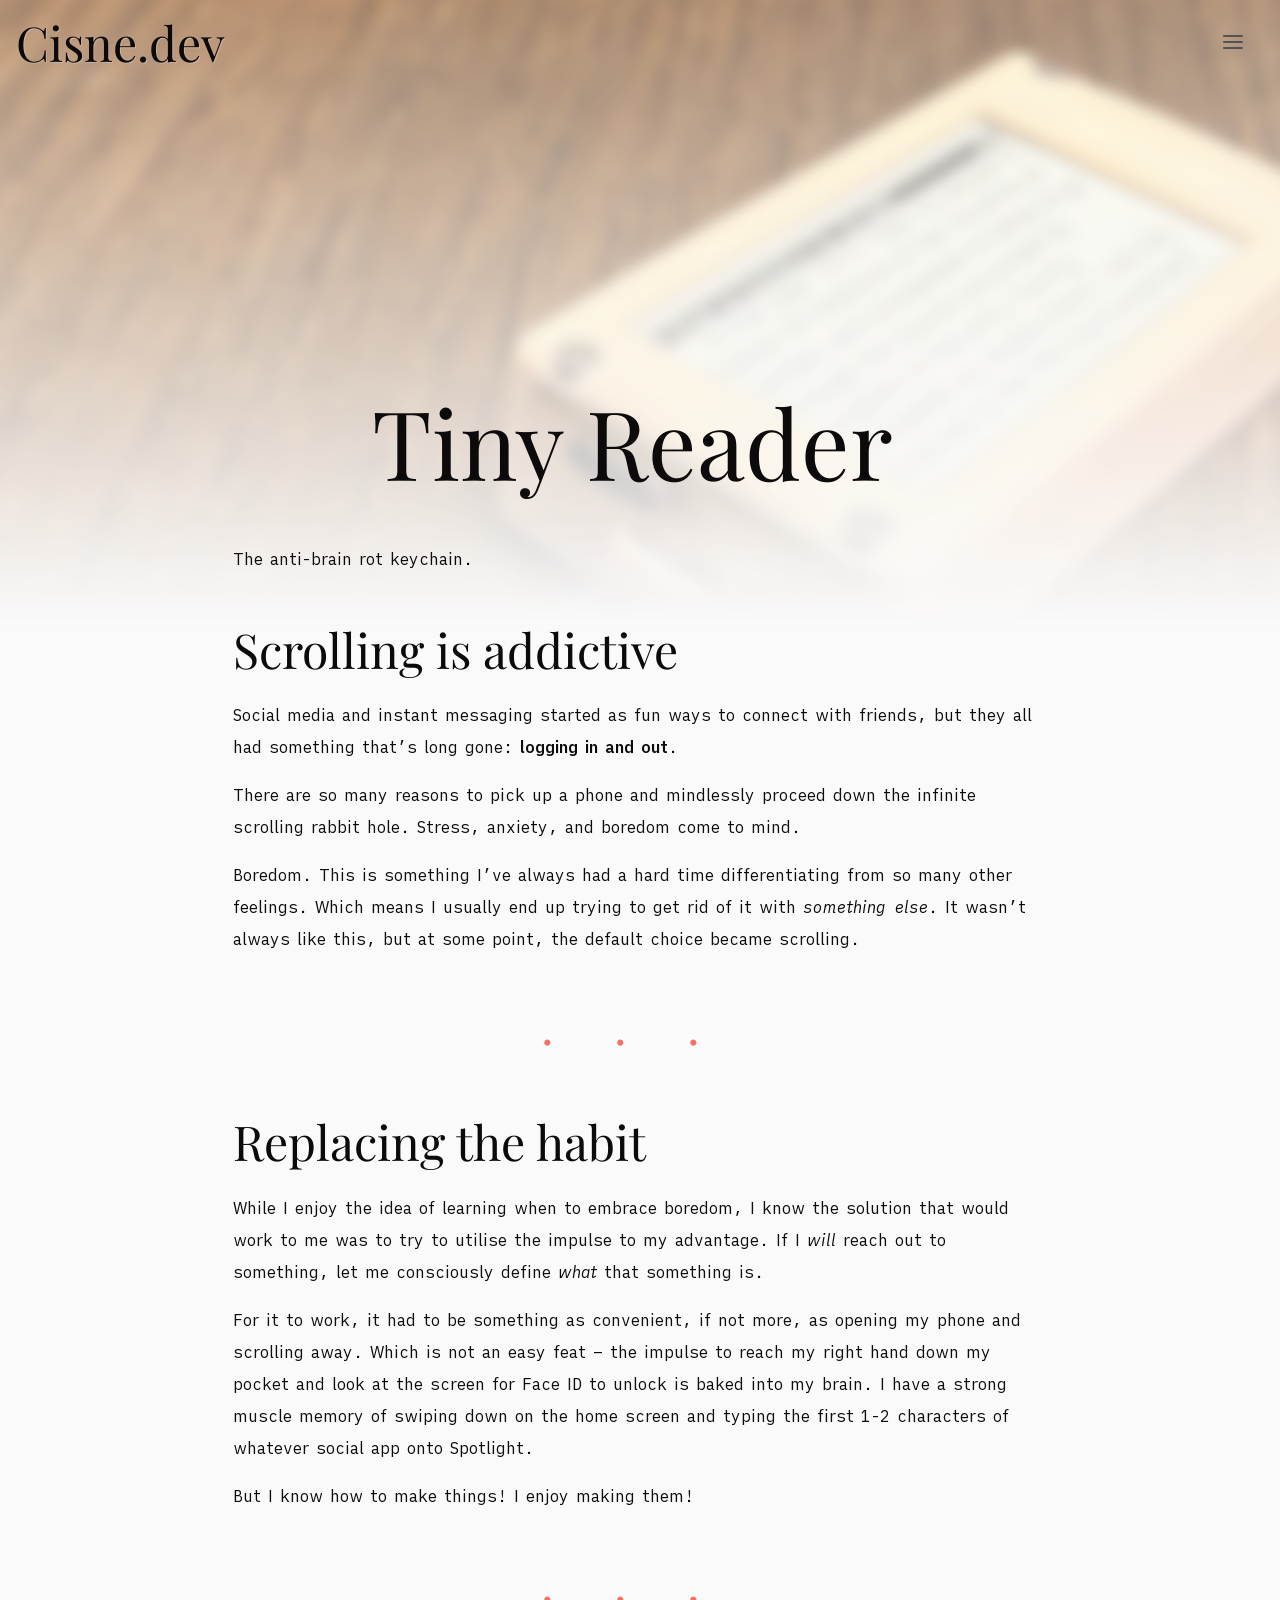
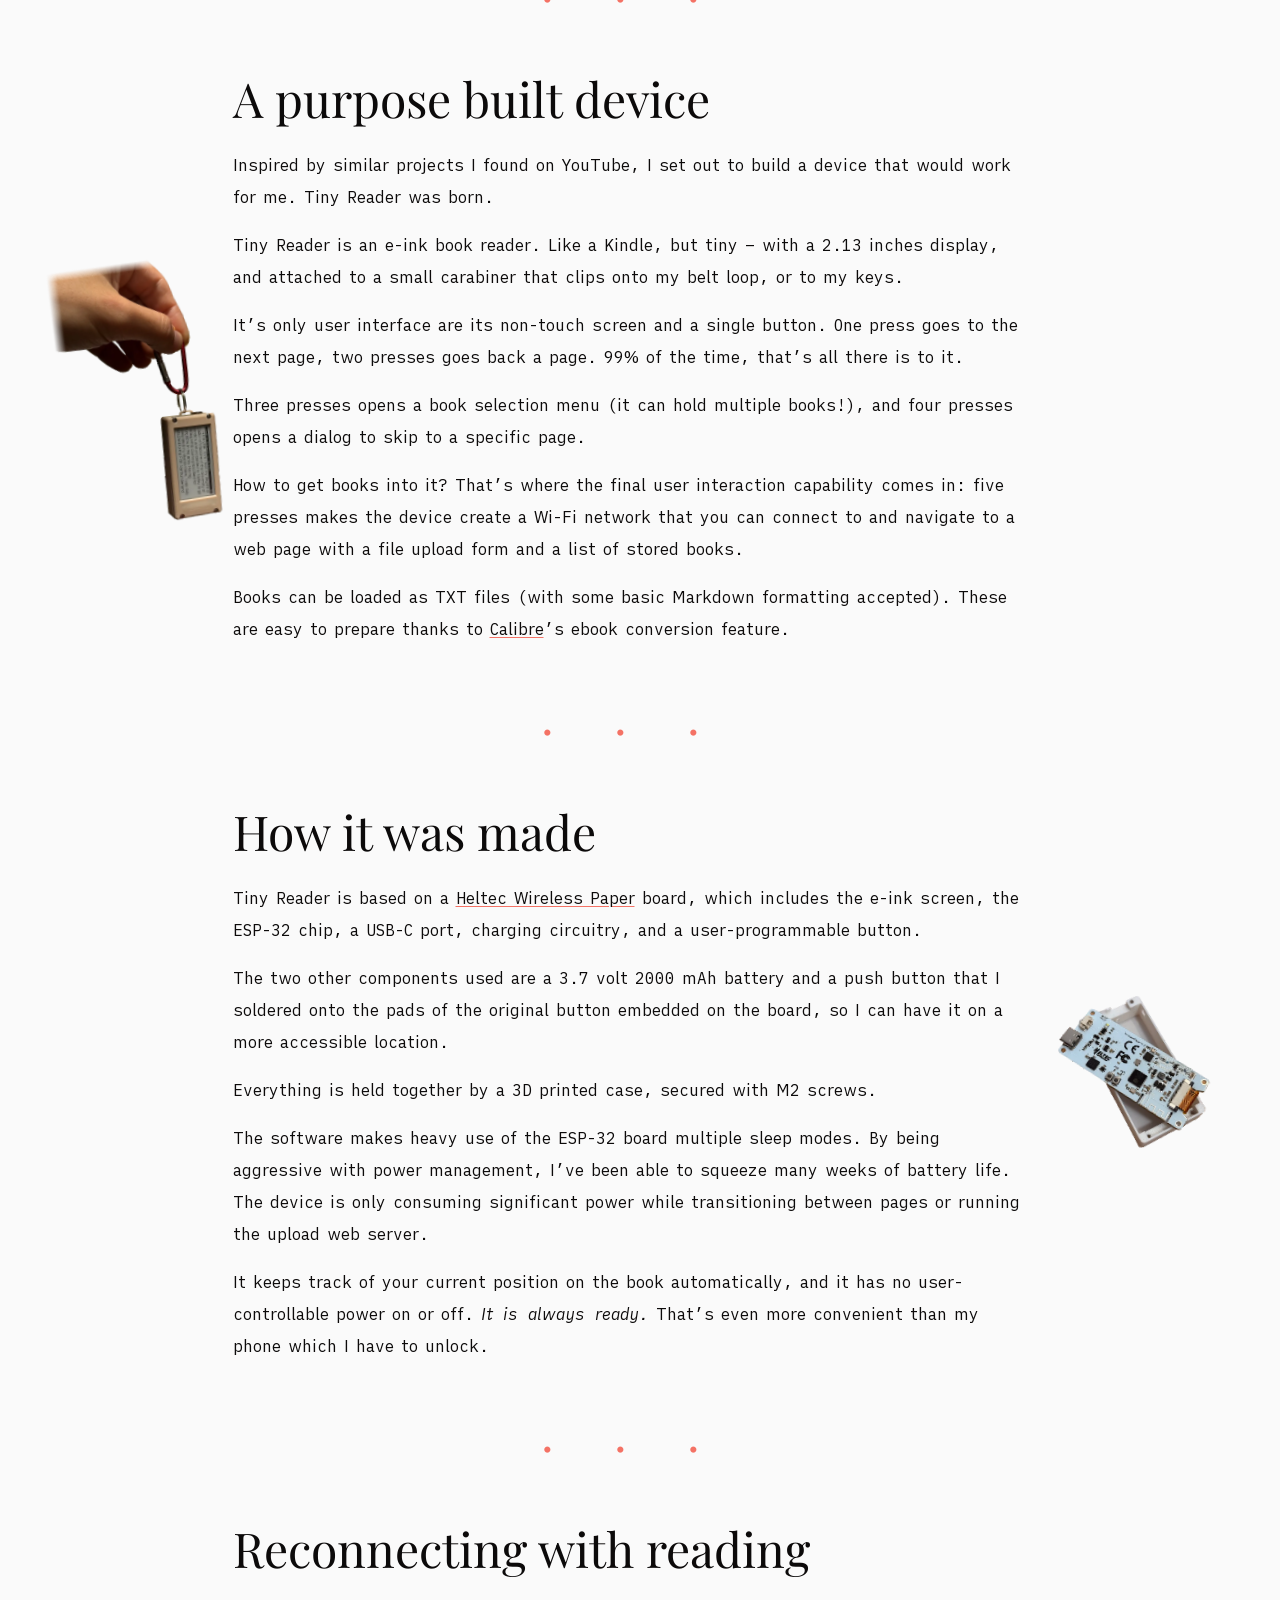
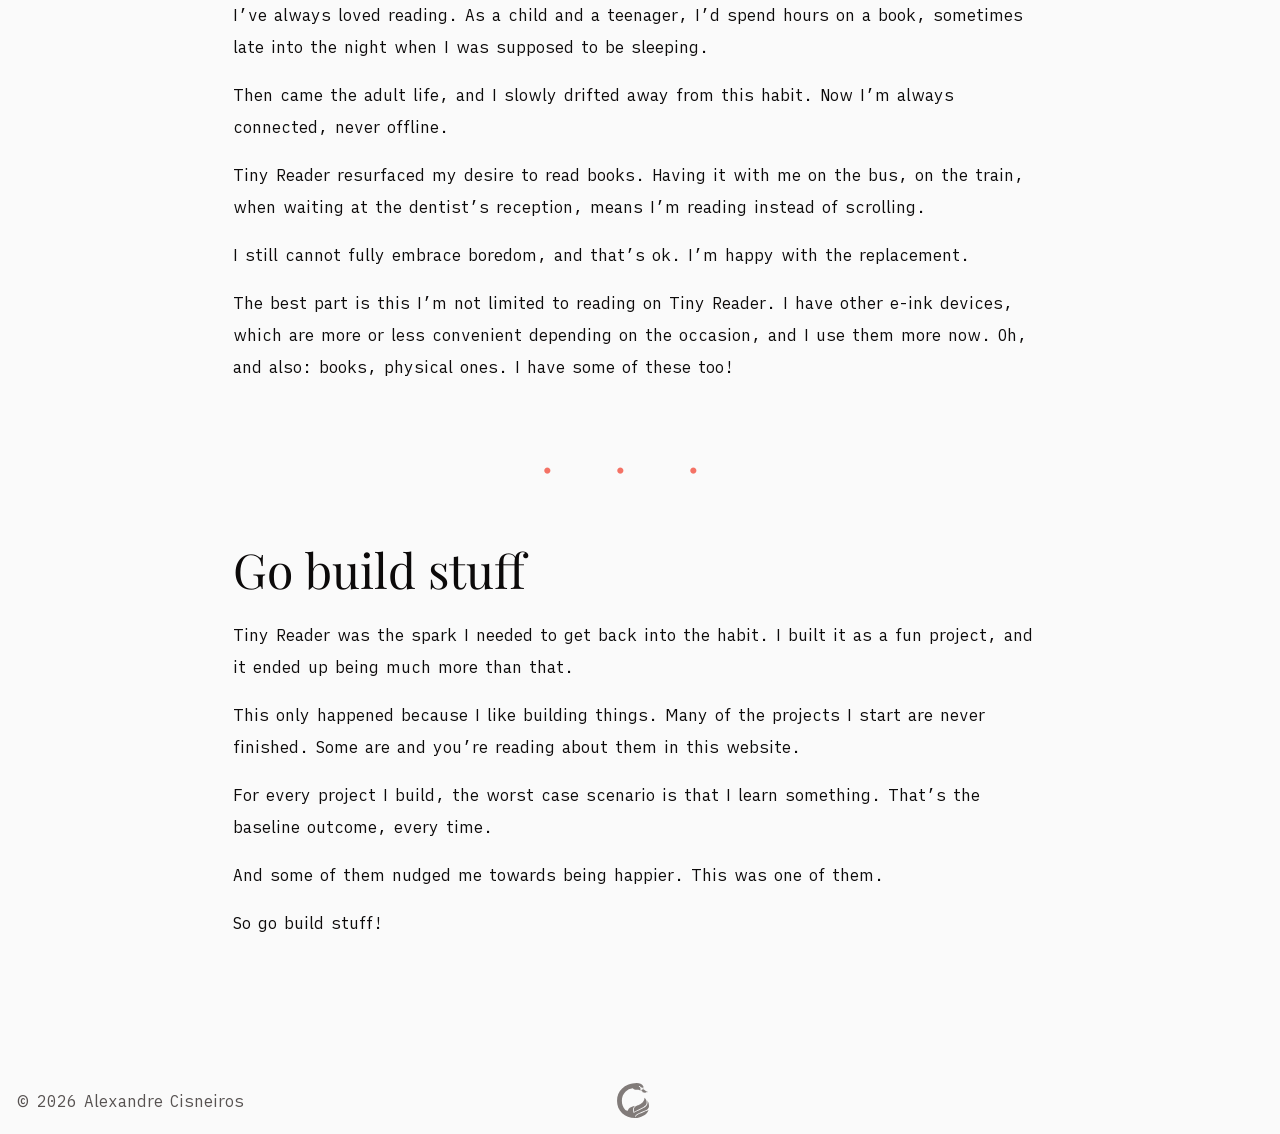
<file: projects/tiny-reader/index.html>
<!DOCTYPE html><html lang="en" data-astro-cid-ju4pidww><head><meta charset="utf-8"><meta name="viewport" content="width=device-width"><link rel="icon" type="image/svg+xml" href="/favicon.svg"><link rel="icon" href="/favicon.ico"><meta name="generator" content="Astro v7.1.6"><style>@font-face{font-family:"iA Writer Quattro-04d000c46885c264";src:url("/_astro/fonts/65a369bfc12ce9ce.ttf") format("truetype");font-display:swap;font-weight:100..900;font-style:normal;}@font-face{font-family:"iA Writer Quattro-04d000c46885c264";src:url("/_astro/fonts/1f75ec9313660966.ttf") format("truetype");font-display:swap;font-weight:100..900;font-style:italic;}@font-face{font-family:"iA Writer Quattro-04d000c46885c264 fallback: Arial";src:local("Arial");font-display:swap;font-weight:100..900;font-style:normal;size-adjust:120.906%;ascent-override:84.7766%;descent-override:22.7449%;line-gap-override:0%;}@font-face{font-family:"iA Writer Quattro-04d000c46885c264 fallback: Arial";src:local("Arial");font-display:swap;font-weight:100..900;font-style:italic;size-adjust:120.906%;ascent-override:84.7766%;descent-override:22.7449%;line-gap-override:0%;}:root{--font-ia-writer-quattro:"iA Writer Quattro-04d000c46885c264","iA Writer Quattro-04d000c46885c264 fallback: Arial",sans-serif;}</style><style>@font-face{font-family:"Playfair Display-629b9c49bf484835";src:url("/_astro/fonts/04d2c9268c88a8b9.ttf") format("truetype");font-display:swap;font-weight:100..900;font-style:normal;}@font-face{font-family:"Playfair Display-629b9c49bf484835";src:url("/_astro/fonts/59d75a6d3a49e634.ttf") format("truetype");font-display:swap;font-weight:100..900;font-style:italic;}@font-face{font-family:"Playfair Display-629b9c49bf484835 fallback: Arial";src:local("Arial");font-display:swap;font-weight:100..900;font-style:normal;size-adjust:101.3906%;ascent-override:106.716%;descent-override:24.7558%;line-gap-override:0%;}@font-face{font-family:"Playfair Display-629b9c49bf484835 fallback: Arial";src:local("Arial");font-display:swap;font-weight:100..900;font-style:italic;size-adjust:101.3906%;ascent-override:106.716%;descent-override:24.7558%;line-gap-override:0%;}:root{--font-playfair-display:"Playfair Display-629b9c49bf484835","Playfair Display-629b9c49bf484835 fallback: Arial",sans-serif;}</style><title>Tiny Reader · Cisne.dev</title><meta name="description" content="The anti-brain rot keychain."><meta property="og:image" content="https://cisne.dev/og/projects/tiny-reader.png"><style>.prose-container[data-astro-cid-emcrexxf]{max-width:var(--prose-container-max-width);margin:0 auto}.prose-container[data-astro-cid-emcrexxf] h1,.prose-container[data-astro-cid-emcrexxf] h2,.prose-container[data-astro-cid-emcrexxf] h3,.prose-container[data-astro-cid-emcrexxf] h4,.prose-container[data-astro-cid-emcrexxf] h5,.prose-container[data-astro-cid-emcrexxf] h6{font-family:var(--font-serif);margin:1em 0 .5em}.prose-container[data-astro-cid-emcrexxf] h1{text-align:center;margin-top:3em;font-size:3.5rem}@media (width>=48rem){.prose-container[data-astro-cid-emcrexxf] h1{font-size:6rem}}.prose-container[data-astro-cid-emcrexxf] h2{font-size:3rem}.prose-container[data-astro-cid-emcrexxf] h3{font-size:2rem}.prose-container[data-astro-cid-emcrexxf] h4,.prose-container[data-astro-cid-emcrexxf] h5,.prose-container[data-astro-cid-emcrexxf] h6{font-size:1.5rem}.prose-container[data-astro-cid-emcrexxf] p{margin:0 0 1em;line-height:2}.prose-container[data-astro-cid-emcrexxf] strong{font-weight:600}.prose-container[data-astro-cid-emcrexxf] a{-webkit-text-decoration:underline 1px var(--color-primary-400);text-decoration:underline 1px var(--color-primary-400);text-underline-offset:2px;transition:all .3s ease-out}.prose-container[data-astro-cid-emcrexxf] a:hover{color:var(--color-primary);text-decoration-color:#0000}.prose-container[data-astro-cid-emcrexxf] ul,.prose-container[data-astro-cid-emcrexxf] ol{margin:0 0 0 1em;list-style-position:inside}.prose-container[data-astro-cid-emcrexxf] ul{list-style-type:disc}.prose-container[data-astro-cid-emcrexxf] ol{list-style-type:decimal}.prose-container[data-astro-cid-emcrexxf] li{margin-bottom:.5em;line-height:2}.prose-container[data-astro-cid-emcrexxf] pre.astro-code{border-radius:.5rem;padding:1rem}.prose-container[data-astro-cid-emcrexxf] blockquote{color:var(--color-muted);border-left:.25rem solid var(--color-primary-400);margin:1em 0;padding-left:1rem;font-style:italic}.prose-container[data-astro-cid-emcrexxf] h2:not(:first-of-type):before{content:"· · ·";width:100%;color:var(--color-primary-400);letter-spacing:.5em;text-box-trim:trim-both;text-box-edge:cap alphabetic;text-align:center;margin:3.5rem auto;line-height:1em;display:block}#poster-image-background[data-astro-cid-ihjppmzx]{filter:blur(.45rem);opacity:.75;z-index:-1;width:120%;height:40rem;transform:translateY(calc(var(--scroll-y,0) * -.2));background-position:top;background-repeat:no-repeat;background-size:cover;position:fixed;top:-1rem;left:-10%}#poster-image-background[data-astro-cid-ihjppmzx]:after{content:"";background:linear-gradient(to bottom, transparent 0%, var(--color-background) 100%);width:100%;height:100%;position:absolute;top:0;left:0}
</style><link rel="stylesheet" href="/_astro/Layout.DhqX0-_J.css"><style>.parallax-floater[data-astro-cid-ijjynul7]{--gap:2rem;--rotation:7deg;width:10rem;position:absolute}.parallax-floater[data-astro-cid-ijjynul7].right{left:calc(50% + var(--prose-container-max-width) / 2 + var(--gap));rotate:var(--rotation)}.parallax-floater[data-astro-cid-ijjynul7].left{right:calc(50% + var(--prose-container-max-width) / 2 + var(--gap));rotate:calc(var(--rotation) * -1)}.parallax-floater[data-astro-cid-ijjynul7]{z-index:-1}.parallax-floater[data-astro-cid-ijjynul7] p[data-astro-cid-ijjynul7]{margin:0}.parallax-floater[data-astro-cid-ijjynul7] img{border-radius:.5rem}
</style></head><body data-astro-cid-ju4pidww><nav id="site-header" data-astro-cid-ihije3mh><div class="resizer-content" data-astro-cid-ihije3mh><h1 data-astro-cid-ihije3mh><a href="/" data-astro-cid-ihije3mh>Cisne.dev</a></h1><div id="heading-scroll-spy-target" aria-hidden="true" data-astro-cid-ihije3mh></div><div id="menu-container" data-astro-cid-ihije3mh><ul data-astro-cid-ihije3mh><li data-astro-cid-ihije3mh><a href="/me" data-astro-cid-ihije3mh>Who?</a></li></ul><button class="toggle" aria-label="Toggle menu" data-astro-cid-ihije3mh><svg class="menu-icon" viewBox="0 0 24 24" width="100%" height="100%" aria-label="Toggle menu" data-astro-cid-ihije3mh><line class="top" x1="3" y1="6" x2="21" y2="6" data-astro-cid-ihije3mh></line><line class="middle" x1="3" y1="12" x2="21" y2="12" data-astro-cid-ihije3mh></line><line class="bottom" x1="3" y1="18" x2="21" y2="18" data-astro-cid-ihije3mh></line></svg></button></div></div></nav><script type="module">var e=document.querySelector(`#menu-container .toggle`),t=document.querySelector(`#menu-container`);e?.addEventListener(`click`,()=>{t?.classList.toggle(`open`)});var n=document.querySelector(`#site-header`),r=n.querySelector(`.resizer-content`);new ResizeObserver(()=>{n.style.setProperty(`--height`,`${r.offsetHeight}px`)}).observe(r);</script><div id="root" data-astro-cid-ju4pidww><div id="poster-image-background" style="background-image: url(/_astro/tiny-reader.CnKNYiXR.jpg)" data-astro-cid-ihjppmzx></div><main class="prose-container" data-astro-cid-emcrexxf="true"><h1 id="tiny-reader">Tiny Reader</h1>
<p>The anti-brain rot keychain.</p>
<h2 id="scrolling-is-addictive">Scrolling is addictive</h2>
<p>Social media and instant messaging started as fun ways to connect with friends, but they all had something that’s long gone: <strong>logging in and out</strong>.</p>
<p>There are so many reasons to pick up a phone and mindlessly proceed down the infinite scrolling rabbit hole. Stress, anxiety, and boredom come to mind.</p>
<p>Boredom. This is something I’ve always had a hard time differentiating from so many other feelings. Which means I usually end up trying to get rid of it with <em>something else</em>. It wasn’t always like this, but at some point, the default choice became scrolling.</p>
<h2 id="replacing-the-habit">Replacing the habit</h2>
<p>While I enjoy the idea of learning when to embrace boredom, I know the solution that would work to me was to try to utilise the impulse to my advantage. If I <em>will</em> reach out to something, let me consciously define <em>what</em> that something is.</p>
<p>For it to work, it had to be something as convenient, if not more, as opening my phone and scrolling away. Which is not an easy feat – the impulse to reach my right hand down my pocket and look at the screen for Face ID to unlock is baked into my brain. I have a strong muscle memory of swiping down on the home screen and typing the first 1-2 characters of whatever social app onto Spotlight.</p>
<p>But I know how to make things! I enjoy making them!</p>
<h2 id="a-purpose-built-device">A purpose built device</h2>
<div class="parallax-floater left" aria-hidden="true" data-astro-cid-ijjynul7="true"><p><img src="/_astro/tiny-reader-dangling.B7CT6vgx_ZtQKY8.webp" alt="Tiny Reader Device" loading="lazy" decoding="async" width="700" height="1162"></p></div><script type="module">document.querySelectorAll(`.parallax-floater`).forEach(e=>{function t(e){let t=e.getBoundingClientRect(),n=t.top+t.height/2,r=window.innerHeight,i=(n-r/2)/(r/2),a=Math.max(-7,Math.min(7,i*7));requestAnimationFrame(()=>{e.style.transform=`translateY(${a}rem)`})}e instanceof HTMLElement&&(window.addEventListener(`scroll`,()=>t(e),{passive:!0}),window.addEventListener(`resize`,()=>t(e)),window.addEventListener(`load`,()=>t(e)))});</script>
<p>Inspired by similar projects I found on YouTube, I set out to build a device that would work for me. Tiny Reader was born.</p>
<p>Tiny Reader is an e-ink book reader. Like a Kindle, but tiny – with a 2.13 inches display, and attached to a small carabiner that clips onto my belt loop, or to my keys.</p>
<p>It’s only user interface are its non-touch screen and a single button. One press goes to the next page, two presses goes back a page. 99% of the time, that’s all there is to it.</p>
<p>Three presses opens a book selection menu (it can hold multiple books!), and four presses opens a dialog to skip to a specific page.</p>
<p>How to get books into it? That’s where the final user interaction capability comes in: five presses makes the device create a Wi-Fi network that you can connect to and navigate to a web page with a file upload form and a list of stored books.</p>
<p>Books can be loaded as TXT files (with some basic Markdown formatting accepted). These are easy to prepare thanks to <a href="https://calibre-ebook.com/">Calibre</a>’s ebook conversion feature.</p>
<h2 id="how-it-was-made">How it was made</h2>
<div class="parallax-floater right" aria-hidden="true" data-astro-cid-ijjynul7="true"><p><img src="/_astro/tiny-reader-prototype.neF671LM_Z1Xzo1a.webp" alt="Tiny Reader Prototype" loading="lazy" decoding="async" width="600" height="581"></p></div>
<p>Tiny Reader is based on a <a href="https://heltec.org/project/wireless-paper/">Heltec Wireless Paper</a> board, which includes the e-ink screen, the ESP-32 chip, a USB-C port, charging circuitry, and a user-programmable button.</p>
<p>The two other components used are a 3.7 volt 2000 mAh battery and a push button that I soldered onto the pads of the original button embedded on the board, so I can have it on a more accessible location.</p>
<p>Everything is held together by a 3D printed case, secured with M2 screws.</p>
<p>The software makes heavy use of the ESP-32 board multiple sleep modes. By being aggressive with power management, I’ve been able to squeeze many weeks of battery life. The device is only consuming significant power while transitioning between pages or running the upload web server.</p>
<p>It keeps track of your current position on the book automatically, and it has no user-controllable power on or off. <em>It is always ready.</em> That’s even more convenient than my phone which I have to unlock.</p>
<h2 id="reconnecting-with-reading">Reconnecting with reading</h2>
<p>I’ve always loved reading. As a child and a teenager, I’d spend hours on a book, sometimes late into the night when I was supposed to be sleeping.</p>
<p>Then came the adult life, and I slowly drifted away from this habit. Now I’m always connected, never offline.</p>
<p>Tiny Reader resurfaced my desire to read books. Having it with me on the bus, on the train, when waiting at the dentist’s reception, means I’m reading instead of scrolling.</p>
<p>I still cannot fully embrace boredom, and that’s ok. I’m happy with the replacement.</p>
<p>The best part is this I’m not limited to reading on Tiny Reader. I have other e-ink devices, which are more or less convenient depending on the occasion, and I use them more now. Oh, and also: books, physical ones. I have some of these too!</p>
<h2 id="go-build-stuff">Go build stuff</h2>
<p>Tiny Reader was the spark I needed to get back into the habit. I built it as a fun project, and it ended up being much more than that.</p>
<p>This only happened because I like building things. Many of the projects I start are never finished. Some are and you’re reading about them in this website.</p>
<p>For every project I build, the worst case scenario is that I learn something. That’s the baseline outcome, every time.</p>
<p>And some of them nudged me towards being happier. This was one of them.</p>
<p>So go build stuff!</p></main><script type="module">var e=document.getElementById(`heading-scroll-spy-target`),t=document.getElementById(`site-header`),n=Array.from(document.querySelectorAll(`.prose-container h1, .prose-container h2, .prose-container h3`)),r=null;function i(){let i=n.reduce((n,r)=>{let i=t?.offsetHeight??e?.offsetHeight??0,{bottom:a}=r.getBoundingClientRect();return a-(parseFloat(getComputedStyle(r).lineHeight)||0)<=i?r:n},null);if(!i){r=null,e.textContent=``;return}i!==r&&(r=i,e.textContent=i.textContent??``)}window.addEventListener(`scroll`,i,{passive:!0}),i();</script></div><footer data-astro-cid-7lhuyvjk><p data-astro-cid-7lhuyvjk>&copy; 2026 <a href="/me" data-astro-cid-7lhuyvjk>Alexandre Cisneiros</a></p><img aria-hidden="true" src="/favicon.svg" alt="Cisne.dev" width="32" height="32" data-astro-cid-7lhuyvjk></footer></body></html><script type="module">var e=!1;function t(){e||(e=!0,requestAnimationFrame(()=>{e=!1;let t=window.scrollY;document.documentElement.style.setProperty(`--scroll-y`,`${t}px`)}))}window.addEventListener(`scroll`,t,{passive:!0}),window.addEventListener(`load`,t,{passive:!0});</script>
</file>
<file: _astro/Layout.DhqX0-_J.css>
nav[data-astro-cid-ihije3mh]{z-index:1;width:100%;height:var(--height);color:var(--color-foreground);--shadow-transparency:75%;text-shadow:1px 1px 0 color-mix(in srgb, var(--color-background), transparent var(--shadow-transparency));transition:height .3s;position:sticky;top:0;overflow:hidden}@media (prefers-color-scheme:dark){nav[data-astro-cid-ihije3mh]{--shadow-transparency:50%}}nav[data-astro-cid-ihije3mh]{backdrop-filter:blur(clamp(0rem, calc(var(--scroll-y) * .1), 6rem));border-bottom:.5px solid color-mix(in srgb, var(--color-foreground), transparent clamp(90%, calc(100% - ((var(--scroll-y) / 60rem) * 100%)), 100%))}nav[data-astro-cid-ihije3mh] .resizer-content[data-astro-cid-ihije3mh]{grid-template-columns:auto auto;align-items:center;gap:1rem;padding:1rem;display:grid}@media (width>=48rem){nav[data-astro-cid-ihije3mh] .resizer-content[data-astro-cid-ihije3mh]{grid-template-columns:1fr 1fr 1fr}}h1[data-astro-cid-ihije3mh]{font-family:var(--font-serif);flex-shrink:0;font-size:3rem}a[data-astro-cid-ihije3mh]{text-decoration:none;transition:color .3s ease-out}a[data-astro-cid-ihije3mh]:hover{color:var(--color-primary)}#heading-scroll-spy-target[data-astro-cid-ihije3mh]{grid-area:2/1/auto/2}@media (width>=48rem){#heading-scroll-spy-target[data-astro-cid-ihije3mh]{text-align:center;grid-area:auto}}#heading-scroll-spy-target[data-astro-cid-ihije3mh]:empty{display:none}#menu-container[data-astro-cid-ihije3mh]{color:var(--color-foreground);flex-direction:row;grid-column:auto;justify-content:flex-end;align-items:center;gap:1rem;display:flex}@media (width>=48rem){#menu-container[data-astro-cid-ihije3mh]{grid-column:3}}#menu-container[data-astro-cid-ihije3mh] .toggle[data-astro-cid-ihije3mh]{aspect-ratio:1;width:2rem;color:var(--color-muted);cursor:pointer;text-box-trim:trim-both;text-box-edge:cap alphabetic;border:none;padding:.25rem;font-size:1.5rem;transition:color .3s ease-out;display:block}[data-astro-cid-ihije3mh]:is(#menu-container .toggle):hover{color:var(--color-foreground)}#menu-container[data-astro-cid-ihije3mh] ul[data-astro-cid-ihije3mh]{opacity:0;transition-behavior:allow-discrete;transition:all .3s ease-out;display:none;transform:translate(100%)}#menu-container[data-astro-cid-ihije3mh] .menu-icon[data-astro-cid-ihije3mh] line[data-astro-cid-ihije3mh]{fill:none;stroke:currentColor;stroke-width:2px;stroke-linecap:round;transform-box:fill-box;transform-origin:50%;transition:transform .3s,opacity .2s}#menu-container[data-astro-cid-ihije3mh].open ul[data-astro-cid-ihije3mh]{opacity:1;flex-direction:row;gap:1rem;display:flex;transform:translate(0)}@starting-style{#menu-container[data-astro-cid-ihije3mh].open ul[data-astro-cid-ihije3mh]{opacity:0;transform:translate(100%)}}#menu-container[data-astro-cid-ihije3mh].open .menu-icon[data-astro-cid-ihije3mh] .top[data-astro-cid-ihije3mh]{transform:translateY(6px)rotate(45deg)}#menu-container[data-astro-cid-ihije3mh].open .menu-icon[data-astro-cid-ihije3mh] .middle[data-astro-cid-ihije3mh]{opacity:0}#menu-container[data-astro-cid-ihije3mh].open .menu-icon[data-astro-cid-ihije3mh] .bottom[data-astro-cid-ihije3mh]{transform:translateY(-6px)rotate(-45deg)}footer[data-astro-cid-7lhuyvjk]{z-index:1;width:100%;color:var(--color-muted);grid-template-columns:1fr auto;margin-top:6rem;padding:1rem;display:grid;position:relative}@media (width>=48rem){footer[data-astro-cid-7lhuyvjk]{grid-template-columns:1fr auto 1fr}}footer[data-astro-cid-7lhuyvjk]{align-items:center}a[data-astro-cid-7lhuyvjk]{text-decoration:none;transition:color .3s ease-out}a[data-astro-cid-7lhuyvjk]:hover{color:var(--color-primary)}:root{interpolate-size:allow-keywords;--font-serif:var(--font-playfair-display), serif;--font-sans:var(--font-ia-writer-quattro), "Helvetica Neue", sans-serif;--color-primary-50:#fff2f0;--color-primary-100:#fbe4e1;--color-primary-200:#facdc6;--color-primary-300:#faa79d;--color-primary-400:#f47265;--color-primary-500:#ed483f;--color-primary-600:#d11f1f;--color-primary-700:#b52622;--color-primary-800:#981f1b;--color-primary-900:#782822;--color-primary-950:#430e0b;--color-neutral-50:#fafafa;--color-neutral-100:#f5f5f5;--color-neutral-200:#e6e5e5;--color-neutral-300:#d6d3d2;--color-neutral-400:#a5a09e;--color-neutral-500:#817b79;--color-neutral-600:#575251;--color-neutral-700:#44403e;--color-neutral-800:#282524;--color-neutral-900:#1b1919;--color-neutral-950:#0c0a0a;--color-background:var(--color-neutral-50);--color-foreground:var(--color-neutral-950);--color-muted:var(--color-neutral-600);--color-primary:var(--color-primary-500)}@media (prefers-color-scheme:dark){:root{--color-background:var(--color-neutral-900);--color-foreground:var(--color-neutral-50);--color-muted:var(--color-neutral-400)}}:root{--prose-container-max-width:50rem}html,body{width:100%;font-family:var(--font-sans);background:var(--color-background);color:var(--color-foreground);margin:0}#root[data-astro-cid-ju4pidww]{padding:1rem;position:relative;overflow-x:hidden}*,:before,:after{box-sizing:border-box}*{min-width:0;margin:0;padding:0}[hidden]{display:none!important}@media (prefers-reduced-motion:no-preference){html{interpolate-size:allow-keywords}}html{text-size-adjust:100%}body{min-height:100svh}html{scrollbar-gutter:stable;overscroll-behavior:contain}body{-webkit-font-smoothing:antialiased;-moz-osx-font-smoothing:grayscale;font-smooth:always;text-rendering:optimizelegibility;line-height:1.5}h1,h2,h3,h4,h5,h6{line-height:1.1}p,h1,h2,h3,h4,h5,h6{overflow-wrap:break-word}p{text-wrap:pretty}h1,h2,h3,h4,h5,h6{text-wrap:balance;font-size:inherit;font-weight:inherit}img,picture,video,canvas,svg,embed,iframe,object,audio{max-width:100%;height:auto;display:block}svg[width][height]{max-width:revert}button{background:0 0;border:none}input,button,textarea,select{font:inherit;appearance:none}button,[role=button],label,summary,select{cursor:pointer}a{color:inherit}ul,ol{list-style:none}table{border-collapse:collapse}th{font-weight:inherit}fieldset{border:none;padding:0}sub,sup{vertical-align:baseline;font-size:75%;line-height:0;position:relative}sub{bottom:-.25em}sup{top:-.5em}pre,code,kbd,samp{font-family:monospace;font-size:inherit}blockquote,q{quotes:none}blockquote:before,blockquote:after,q:before,q:after{content:none}#root{isolation:isolate}
</file>
